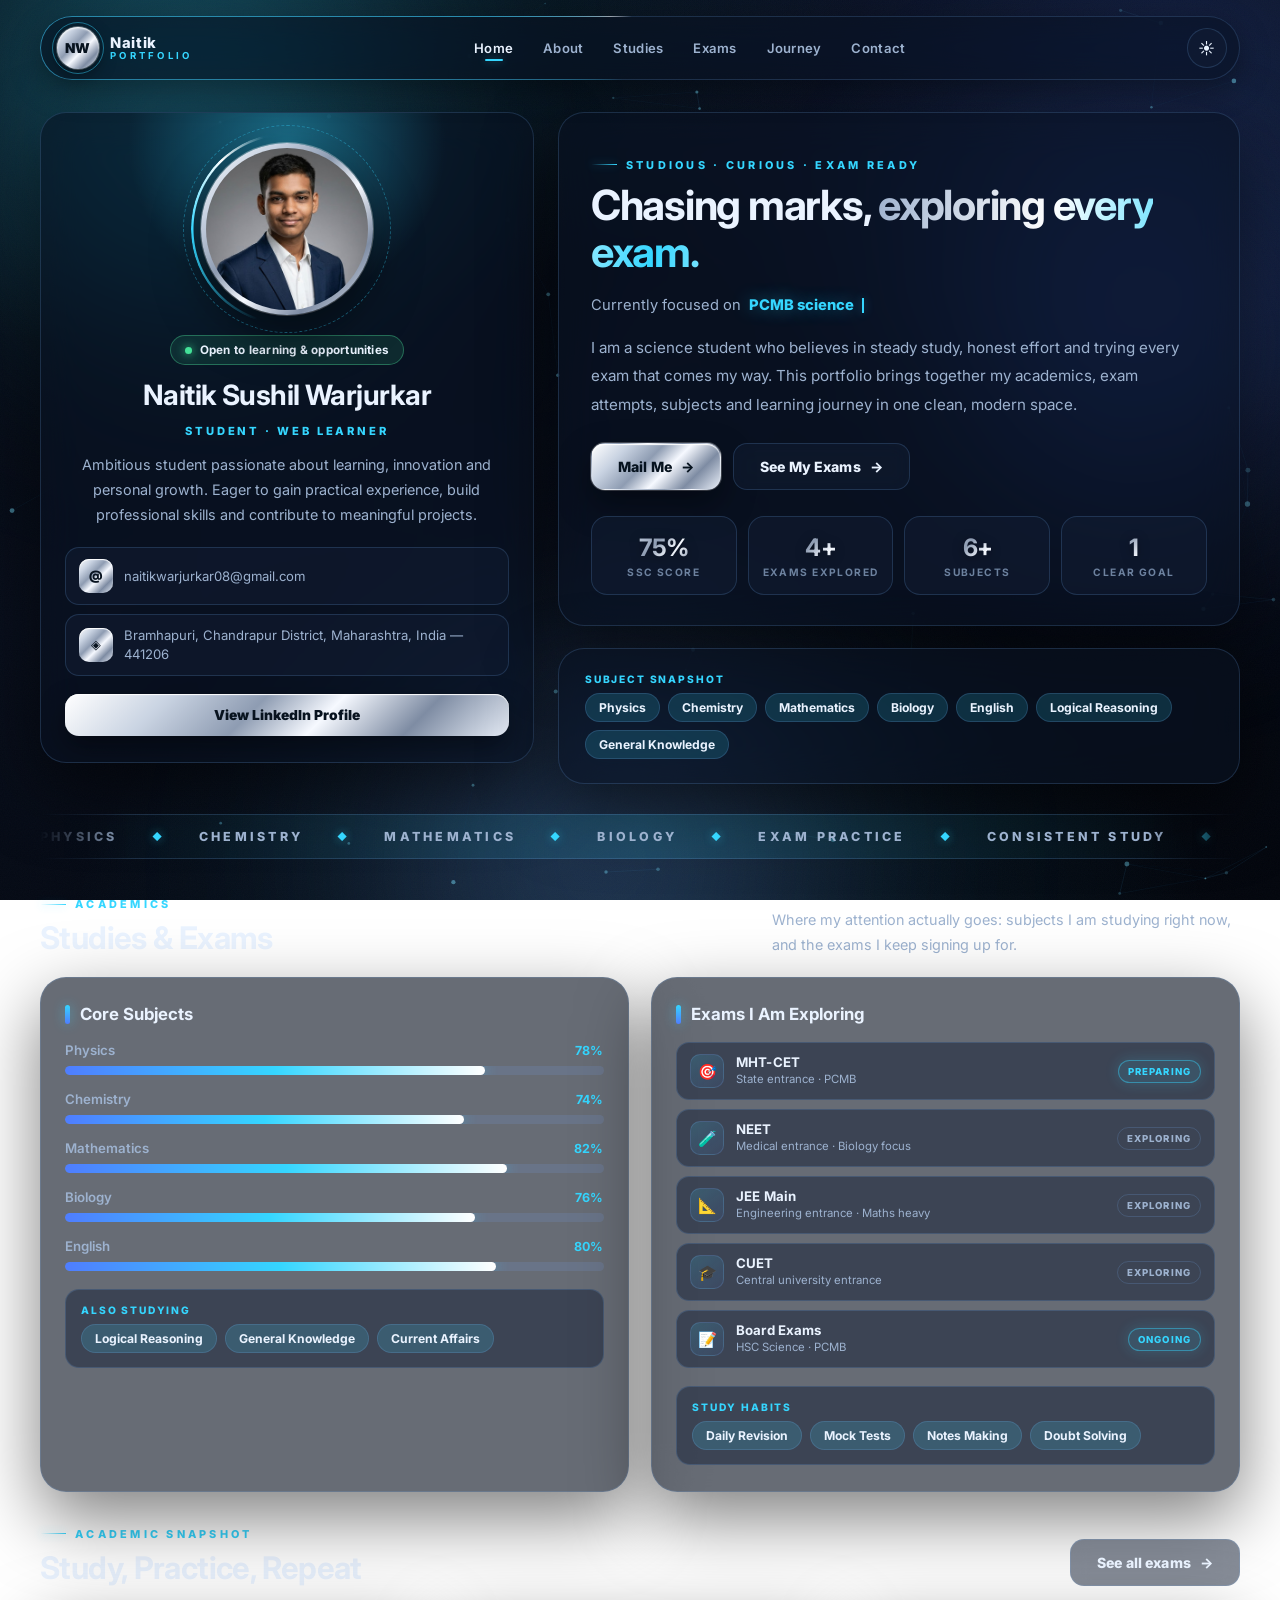
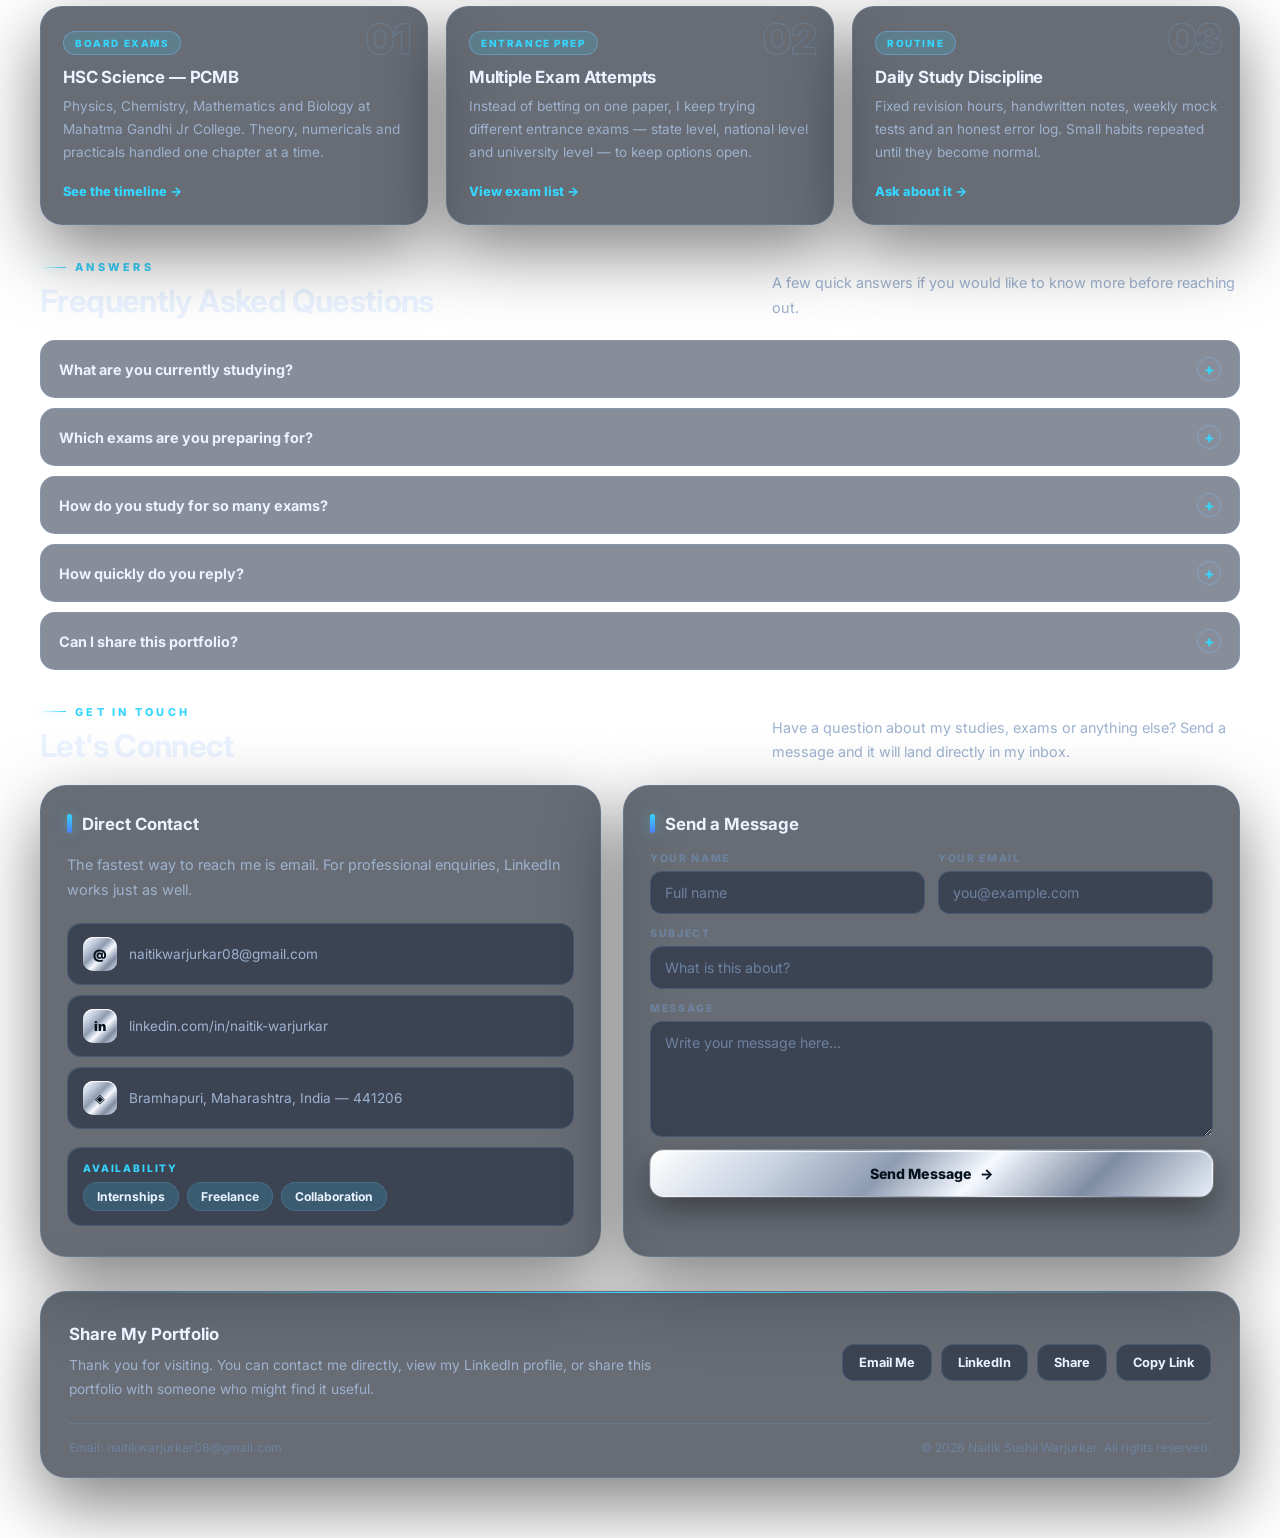
<file: index.html>
<!DOCTYPE html>
<html lang="en">
<head>
  <meta charset="UTF-8" />
  <meta name="viewport" content="width=device-width, initial-scale=1.0" />
  <title>Naitik Sushil Warjurkar | Student & Exam Journey</title>
  <meta name="description" content="Portfolio of Naitik Sushil Warjurkar — a PCMB science student focused on studies, entrance exams and steady academic growth." />
  <meta name="author" content="Naitik Sushil Warjurkar" />
  <meta name="theme-color" content="#03060d" />
  <meta property="og:title" content="Naitik Sushil Warjurkar | Student Portfolio" />
  <meta property="og:description" content="Education, subjects, exams and contact details of Naitik Sushil Warjurkar." />
  <meta property="og:type" content="website" />
  <link rel="preconnect" href="https://fonts.googleapis.com" />
  <link rel="preconnect" href="https://fonts.gstatic.com" crossorigin />
  <link href="https://fonts.googleapis.com/css2?family=Inter:wght@400;500;600;700;800;900&display=swap" rel="stylesheet" />
  <link rel="stylesheet" href="style.css" />
<script src="https://sites.super.myninja.ai/_assets/ninja-daytona-script.js"></script>
</head>
<body>

  <!-- ============ LOADER ============ -->
  <div class="loader" id="loader" aria-hidden="true">
    <div class="loader-inner">
      <div class="loader-ring"></div>
      <span class="loader-text">Loading Portfolio</span>
    </div>
  </div>

  <!-- ============ BACKGROUND FX ============ -->
  <div class="fx-layer" aria-hidden="true">
    <div class="aurora a1"></div>
    <div class="aurora a2"></div>
    <div class="aurora a3"></div>
    <div class="grid-floor"></div>
  </div>
  <canvas id="particles" aria-hidden="true"></canvas>
  <div class="spotlight" id="spotlight" aria-hidden="true"></div>
  <div class="noise" aria-hidden="true"></div>
  <div class="scroll-progress" id="scrollProgress" aria-hidden="true"></div>

  <!-- ============ HEADER ============ -->
  <header class="site-head">
    <div class="shell" style="padding:0;">
      <nav class="nav" id="mainNav" aria-label="Main navigation">
        <a class="brand" href="index.html">
          <span class="brand-mark">NW</span>
          <span class="brand-text">Naitik<em>Portfolio</em></span>
        </a>

        <ul class="nav-links" id="navLinks">
          <li><a href="index.html" data-page="home">Home</a></li>
          <li><a href="#about">About</a></li>
          <li><a href="#studies">Studies</a></li>
          <li><a href="exams.html" data-page="exams">Exams</a></li>
          <li><a href="journey.html" data-page="journey">Journey</a></li>
          <li><a href="#contact">Contact</a></li>
        </ul>

        <div class="nav-tools">
          <button class="icon-btn" id="themeToggle" type="button" aria-label="Switch theme" title="Switch theme">🌙</button>
          <button class="icon-btn menu-toggle" id="menuToggle" type="button" aria-label="Open menu" aria-expanded="false">☰</button>
        </div>
      </nav>
    </div>
  </header>

  <div class="shell">

    <!-- ============ HERO ============ -->
    <main class="hero">

      <!-- PROFILE -->
      <aside class="profile card reveal left" id="about">
        <div class="profile-glow"></div>
        <div class="photo-wrap">
          <img class="profile-photo" src="[data-uri]" alt="Photo of Naitik Sushil Warjurkar" />
        </div>
        <span class="status-pill"><span class="status-dot"></span>Open to learning &amp; opportunities</span>
        <h1>Naitik Sushil Warjurkar</h1>
        <span class="role">Student · Web Learner</span>
        <p class="bio">Ambitious student passionate about learning, innovation and personal growth. Eager to gain practical experience, build professional skills and contribute to meaningful projects.</p>

        <div class="quick-contact">
          <a class="contact-row" href="mailto:naitikwarjurkar08@gmail.com">
            <span class="icon-box">@</span>
            <span>naitikwarjurkar08@gmail.com</span>
          </a>
          <div class="contact-row">
            <span class="icon-box">◈</span>
            <span>Bramhapuri, Chandrapur District, Maharashtra, India — 441206</span>
          </div>
        </div>

        <a class="linkedin-btn" href="https://www.linkedin.com/in/naitik-warjurkar-31a1a7276" target="_blank" rel="noopener noreferrer">View LinkedIn Profile</a>
      </aside>

      <!-- HERO MAIN -->
      <div class="hero-main">

        <section class="hero-card card reveal right">
          <div class="shine"></div>
          <span class="kicker">Studious · Curious · Exam Ready</span>
          <h2>Chasing marks, <span class="shimmer">exploring every exam.</span></h2>

          <p class="typing-line">Currently focused on <span class="typed" id="typedText"></span><span class="caret"></span></p>

          <p class="lead">I am a science student who believes in steady study, honest effort and trying every exam that comes my way. This portfolio brings together my academics, exam attempts, subjects and learning journey in one clean, modern space.</p>

          <div class="hero-actions">
            <a class="btn btn-primary" href="mailto:naitikwarjurkar08@gmail.com?subject=Enquiry%20from%20Portfolio">
              Mail Me <span class="arrow">→</span>
            </a>
            <a class="btn btn-ghost" href="exams.html">See My Exams <span class="arrow">→</span></a>
          </div>

          <div class="stats">
            <div class="stat"><strong data-count="75" data-suffix="%">0</strong><span>SSC Score</span></div>
            <div class="stat"><strong data-count="4" data-suffix="+">0</strong><span>Exams Explored</span></div>
            <div class="stat"><strong data-count="6" data-suffix="+">0</strong><span>Subjects</span></div>
            <div class="stat"><strong data-count="1" data-suffix="">0</strong><span>Clear Goal</span></div>
          </div>
        </section>

        <section class="card reveal zoom" style="padding:24px 26px;">
          <span class="mini-label">Subject Snapshot</span>
          <div class="pills">
            <span>Physics</span>
            <span>Chemistry</span>
            <span>Mathematics</span>
            <span>Biology</span>
            <span>English</span>
            <span>Logical Reasoning</span>
            <span>General Knowledge</span>
          </div>
        </section>

      </div>
    </main>

    <!-- ============ MARQUEE ============ -->
    <div class="marquee" aria-hidden="true">
      <div class="marquee-track" id="marqueeTrack">
        <span>Physics</span><span>Chemistry</span><span>Mathematics</span><span>Biology</span><span>Exam Practice</span><span>Consistent Study</span>
      </div>
    </div>

    <!-- ============ STUDIES & EXAMS ============ -->
    <section class="section" id="studies">
      <div class="section-head reveal">
        <div>
          <span class="kicker">Academics</span>
          <h2>Studies & Exams</h2>
        </div>
        <p>Where my attention actually goes: subjects I am studying right now, and the exams I keep signing up for.</p>
      </div>

      <div class="skills-grid">
        <article class="skills-card card reveal left">
          <h3 class="card-title">Core Subjects</h3>

          <div class="skill">
            <div class="skill-head"><span>Physics</span><b>78%</b></div>
            <div class="track"><div class="fill" data-width="78"></div></div>
          </div>
          <div class="skill">
            <div class="skill-head"><span>Chemistry</span><b>74%</b></div>
            <div class="track"><div class="fill" data-width="74"></div></div>
          </div>
          <div class="skill">
            <div class="skill-head"><span>Mathematics</span><b>82%</b></div>
            <div class="track"><div class="fill" data-width="82"></div></div>
          </div>
          <div class="skill">
            <div class="skill-head"><span>Biology</span><b>76%</b></div>
            <div class="track"><div class="fill" data-width="76"></div></div>
          </div>
          <div class="skill">
            <div class="skill-head"><span>English</span><b>80%</b></div>
            <div class="track"><div class="fill" data-width="80"></div></div>
          </div>

          <div class="sub-block">
            <span class="mini-label">Also Studying</span>
            <div class="pills">
              <span>Logical Reasoning</span>
              <span>General Knowledge</span>
              <span>Current Affairs</span>
            </div>
          </div>
        </article>

        <article class="skills-card card reveal right">
          <h3 class="card-title">Exams I Am Exploring</h3>

          <div class="exam-list">
            <div class="exam-item">
              <span class="exam-ico">🎯</span>
              <div>
                <strong>MHT-CET</strong>
                <span>State entrance · PCMB</span>
              </div>
              <span class="exam-status live">Preparing</span>
            </div>
            <div class="exam-item">
              <span class="exam-ico">🧪</span>
              <div>
                <strong>NEET</strong>
                <span>Medical entrance · Biology focus</span>
              </div>
              <span class="exam-status">Exploring</span>
            </div>
            <div class="exam-item">
              <span class="exam-ico">📐</span>
              <div>
                <strong>JEE Main</strong>
                <span>Engineering entrance · Maths heavy</span>
              </div>
              <span class="exam-status">Exploring</span>
            </div>
            <div class="exam-item">
              <span class="exam-ico">🎓</span>
              <div>
                <strong>CUET</strong>
                <span>Central university entrance</span>
              </div>
              <span class="exam-status">Exploring</span>
            </div>
            <div class="exam-item">
              <span class="exam-ico">📝</span>
              <div>
                <strong>Board Exams</strong>
                <span>HSC Science · PCMB</span>
              </div>
              <span class="exam-status live">Ongoing</span>
            </div>
          </div>

          <div class="sub-block">
            <span class="mini-label">Study Habits</span>
            <div class="pills">
              <span>Daily Revision</span>
              <span>Mock Tests</span>
              <span>Notes Making</span>
              <span>Doubt Solving</span>
            </div>
          </div>
        </article>
      </div>
    </section>

    <!-- ============ ACADEMIC SNAPSHOT ============ -->
    <section class="section" id="featured">
      <div class="section-head reveal">
        <div>
          <span class="kicker">Academic Snapshot</span>
          <h2>Study, Practice, Repeat</h2>
        </div>
        <a class="btn btn-ghost" href="exams.html">See all exams <span class="arrow">→</span></a>
      </div>

      <div class="project-grid">
        <article class="project card reveal tilt">
          <span class="num">01</span>
          <span class="tag">Board Exams</span>
          <h3>HSC Science — PCMB</h3>
          <p>Physics, Chemistry, Mathematics and Biology at Mahatma Gandhi Jr College. Theory, numericals and practicals handled one chapter at a time.</p>
          <a class="link" href="journey.html">See the timeline →</a>
        </article>

        <article class="project card reveal tilt">
          <span class="num">02</span>
          <span class="tag">Entrance Prep</span>
          <h3>Multiple Exam Attempts</h3>
          <p>Instead of betting on one paper, I keep trying different entrance exams — state level, national level and university level — to keep options open.</p>
          <a class="link" href="exams.html">View exam list →</a>
        </article>

        <article class="project card reveal tilt">
          <span class="num">03</span>
          <span class="tag">Routine</span>
          <h3>Daily Study Discipline</h3>
          <p>Fixed revision hours, handwritten notes, weekly mock tests and an honest error log. Small habits repeated until they become normal.</p>
          <a class="link" href="mailto:naitikwarjurkar08@gmail.com?subject=Study%20Routine">Ask about it →</a>
        </article>
      </div>
    </section>

    <!-- ============ FAQ ============ -->
    <section class="section" id="faq">
      <div class="section-head reveal">
        <div>
          <span class="kicker">Answers</span>
          <h2>Frequently Asked Questions</h2>
        </div>
        <p>A few quick answers if you would like to know more before reaching out.</p>
      </div>

      <div class="faq-list reveal">
        <div class="faq-item">
          <button class="faq-q" type="button">What are you currently studying? <span class="plus">+</span></button>
          <div class="faq-a"><p>I am pursuing HSC Science (PCMB) at Mahatma Gandhi Jr College (MGJC) — Physics, Chemistry, Mathematics and Biology — and preparing for entrance exams alongside my board syllabus.</p></div>
        </div>
        <div class="faq-item">
          <button class="faq-q" type="button">Which exams are you preparing for? <span class="plus">+</span></button>
          <div class="faq-a"><p>Mainly MHT-CET and my HSC board exams, while also exploring NEET, JEE Main and CUET so that I keep more than one door open.</p></div>
        </div>
        <div class="faq-item">
          <button class="faq-q" type="button">How do you study for so many exams? <span class="plus">+</span></button>
          <div class="faq-a"><p>One common syllabus first — PCMB — then exam-specific practice. Daily revision, handwritten notes, weekly mock tests and a simple error log that I revisit before every paper.</p></div>
        </div>
        <div class="faq-item">
          <button class="faq-q" type="button">How quickly do you reply? <span class="plus">+</span></button>
          <div class="faq-a"><p>Usually within 24 hours on email. LinkedIn messages are also welcome and I try to respond the same day.</p></div>
        </div>
        <div class="faq-item">
          <button class="faq-q" type="button">Can I share this portfolio? <span class="plus">+</span></button>
          <div class="faq-a"><p>Absolutely. Use the share buttons in the footer, or simply copy the link and send it to anyone who might find it useful.</p></div>
        </div>
      </div>
    </section>

    <!-- ============ CONTACT ============ -->
    <section class="section" id="contact">
      <div class="section-head reveal">
        <div>
          <span class="kicker">Get in touch</span>
          <h2>Let's Connect</h2>
        </div>
        <p>Have a question about my studies, exams or anything else? Send a message and it will land directly in my inbox.</p>
      </div>

      <div class="contact-wrap">
        <div class="contact-info card reveal left">
          <h3 class="card-title">Direct Contact</h3>
          <p>The fastest way to reach me is email. For professional enquiries, LinkedIn works just as well.</p>

          <a class="info-line" href="mailto:naitikwarjurkar08@gmail.com">
            <span class="icon-box">@</span>
            <span>naitikwarjurkar08@gmail.com</span>
          </a>
          <a class="info-line" href="https://www.linkedin.com/in/naitik-warjurkar-31a1a7276" target="_blank" rel="noopener noreferrer">
            <span class="icon-box">in</span>
            <span>linkedin.com/in/naitik-warjurkar</span>
          </a>
          <div class="info-line">
            <span class="icon-box">◈</span>
            <span>Bramhapuri, Maharashtra, India — 441206</span>
          </div>

          <div class="sub-block">
            <span class="mini-label">Availability</span>
            <div class="pills">
              <span>Internships</span>
              <span>Freelance</span>
              <span>Collaboration</span>
            </div>
          </div>
        </div>

        <div class="form-card card reveal right">
          <h3 class="card-title">Send a Message</h3>
          <form class="form-grid" id="contactForm" novalidate>
            <div class="row-2">
              <div class="field">
                <label for="name">Your Name</label>
                <input type="text" id="name" name="name" placeholder="Full name" required />
              </div>
              <div class="field">
                <label for="email">Your Email</label>
                <input type="email" id="email" name="email" placeholder="you@example.com" required />
              </div>
            </div>
            <div class="field">
              <label for="subject">Subject</label>
              <input type="text" id="subject" name="subject" placeholder="What is this about?" />
            </div>
            <div class="field">
              <label for="message">Message</label>
              <textarea id="message" name="message" placeholder="Write your message here..." required></textarea>
            </div>
            <button class="btn btn-primary" type="submit">Send Message <span class="arrow">→</span></button>
            <span class="form-status" id="formStatus" role="status"></span>
          </form>
        </div>
      </div>
    </section>

    <!-- ============ FOOTER ============ -->
    <footer class="footer reveal">
      <div class="footer-grid">
        <div>
          <h3>Share My Portfolio</h3>
          <p>Thank you for visiting. You can contact me directly, view my LinkedIn profile, or share this portfolio with someone who might find it useful.</p>
        </div>
        <div class="footer-actions">
          <a class="f-link" href="mailto:naitikwarjurkar08@gmail.com?subject=Portfolio%20Enquiry">Email Me</a>
          <a class="f-link" href="https://www.linkedin.com/in/naitik-warjurkar-31a1a7276" target="_blank" rel="noopener noreferrer">LinkedIn</a>
          <a class="f-link" href="https://wa.me/?text=Check%20out%20Naitik%20Warjurkar%27s%20portfolio" target="_blank" rel="noopener noreferrer">Share</a>
          <button class="f-link" type="button" id="copyLink">Copy Link</button>
        </div>
      </div>
      <div class="footer-bottom">
        <span>Email: naitikwarjurkar08@gmail.com</span>
        <span>© <span id="year"></span> Naitik Sushil Warjurkar. All rights reserved.</span>
      </div>
    </footer>

  </div>

  <button class="to-top" id="toTop" type="button" aria-label="Back to top">↑</button>

  <script src="script.js"></script>
</body>
</html>
</file>
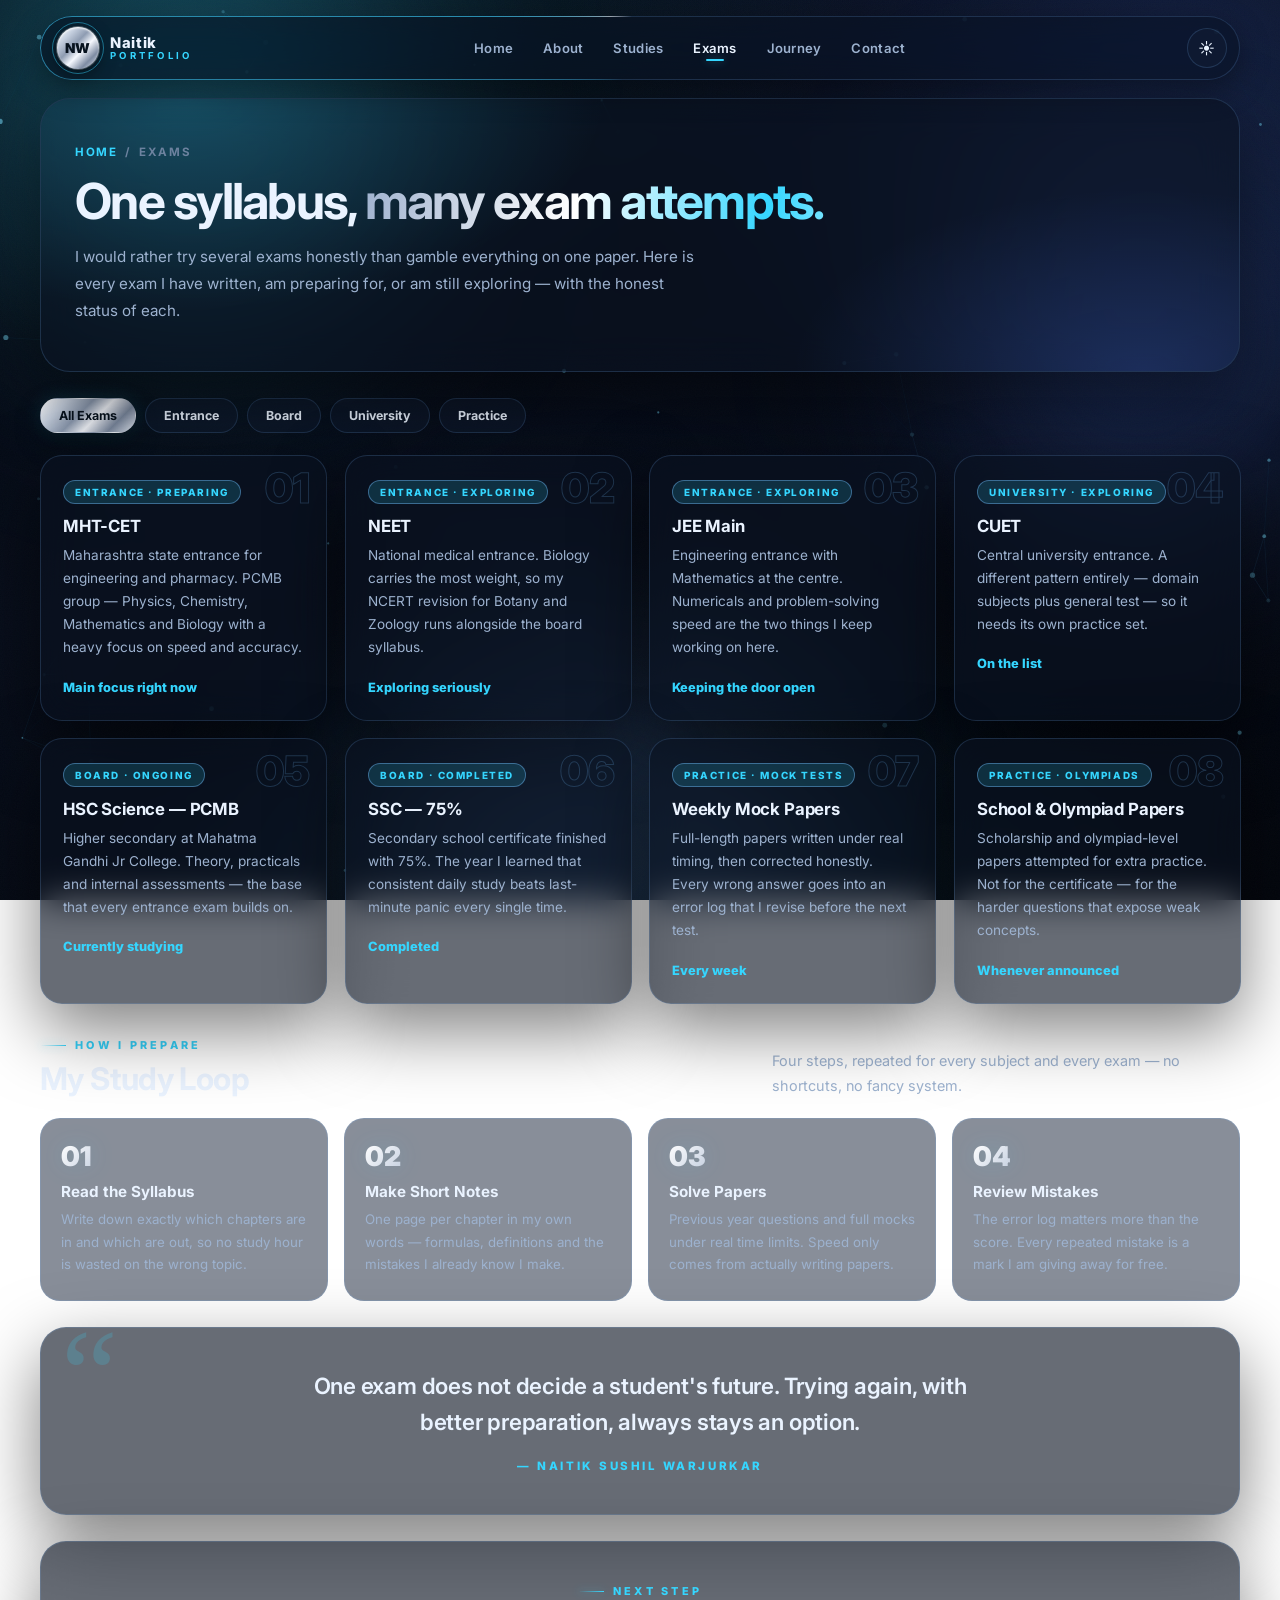
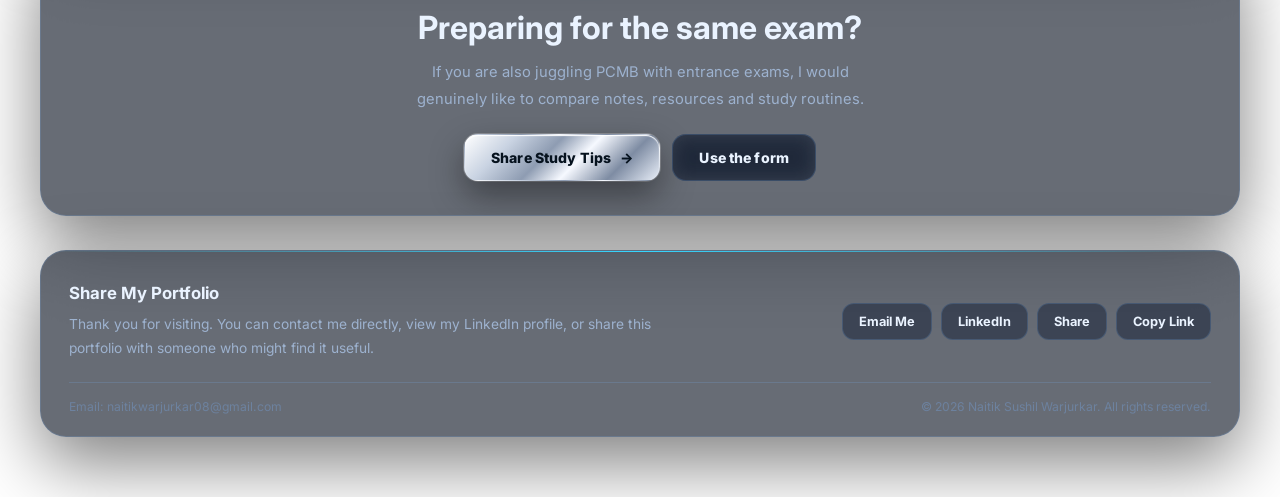
<file: exams.html>
<!DOCTYPE html>
<html lang="en">
<head>
  <meta charset="UTF-8" />
  <meta name="viewport" content="width=device-width, initial-scale=1.0" />
  <title>Exams | Naitik Sushil Warjurkar</title>
  <meta name="description" content="Exams Naitik Sushil Warjurkar is preparing for and exploring — MHT-CET, NEET, JEE Main, CUET and board exams." />
  <meta name="theme-color" content="#03060d" />
  <link rel="preconnect" href="https://fonts.googleapis.com" />
  <link rel="preconnect" href="https://fonts.gstatic.com" crossorigin />
  <link href="https://fonts.googleapis.com/css2?family=Inter:wght@400;500;600;700;800;900&display=swap" rel="stylesheet" />
  <link rel="stylesheet" href="style.css" />
<script src="https://sites.super.myninja.ai/_assets/ninja-daytona-script.js"></script>
</head>
<body>

  <div class="loader" id="loader" aria-hidden="true">
    <div class="loader-inner">
      <div class="loader-ring"></div>
      <span class="loader-text">Loading Exams</span>
    </div>
  </div>

  <div class="fx-layer" aria-hidden="true">
    <div class="aurora a1"></div>
    <div class="aurora a2"></div>
    <div class="aurora a3"></div>
    <div class="grid-floor"></div>
  </div>
  <canvas id="particles" aria-hidden="true"></canvas>
  <div class="spotlight" id="spotlight" aria-hidden="true"></div>
  <div class="noise" aria-hidden="true"></div>
  <div class="scroll-progress" id="scrollProgress" aria-hidden="true"></div>

  <header class="site-head">
    <div class="shell" style="padding:0;">
      <nav class="nav" id="mainNav" aria-label="Main navigation">
        <a class="brand" href="index.html">
          <span class="brand-mark">NW</span>
          <span class="brand-text">Naitik<em>Portfolio</em></span>
        </a>

        <ul class="nav-links" id="navLinks">
          <li><a href="index.html" data-page="home">Home</a></li>
          <li><a href="index.html#about">About</a></li>
          <li><a href="index.html#studies">Studies</a></li>
          <li><a href="exams.html" data-page="exams">Exams</a></li>
          <li><a href="journey.html" data-page="journey">Journey</a></li>
          <li><a href="index.html#contact">Contact</a></li>
        </ul>

        <div class="nav-tools">
          <button class="icon-btn" id="themeToggle" type="button" aria-label="Switch theme" title="Switch theme">🌙</button>
          <button class="icon-btn menu-toggle" id="menuToggle" type="button" aria-label="Open menu" aria-expanded="false">☰</button>
        </div>
      </nav>
    </div>
  </header>

  <div class="shell">

    <!-- PAGE HERO -->
    <section class="page-hero reveal">
      <div class="crumbs"><a href="index.html">Home</a> <span>/</span> <span>Exams</span></div>
      <h1>One syllabus, <span class="shimmer">many exam attempts.</span></h1>
      <p>I would rather try several exams honestly than gamble everything on one paper. Here is every exam I have written, am preparing for, or am still exploring — with the honest status of each.</p>
    </section>

    <!-- FILTERS -->
    <div class="filters reveal" id="filters">
      <button class="filter active" type="button" data-filter="all">All Exams</button>
      <button class="filter" type="button" data-filter="entrance">Entrance</button>
      <button class="filter" type="button" data-filter="board">Board</button>
      <button class="filter" type="button" data-filter="university">University</button>
      <button class="filter" type="button" data-filter="practice">Practice</button>
    </div>

    <!-- EXAM GRID -->
    <div class="project-grid" id="projectGrid">

      <article class="project card reveal tilt" data-cat="entrance">
        <span class="num">01</span>
        <span class="tag">Entrance · Preparing</span>
        <h3>MHT-CET</h3>
        <p>Maharashtra state entrance for engineering and pharmacy. PCMB group — Physics, Chemistry, Mathematics and Biology with a heavy focus on speed and accuracy.</p>
        <span class="link">Main focus right now</span>
      </article>

      <article class="project card reveal tilt" data-cat="entrance">
        <span class="num">02</span>
        <span class="tag">Entrance · Exploring</span>
        <h3>NEET</h3>
        <p>National medical entrance. Biology carries the most weight, so my NCERT revision for Botany and Zoology runs alongside the board syllabus.</p>
        <span class="link">Exploring seriously</span>
      </article>

      <article class="project card reveal tilt" data-cat="entrance">
        <span class="num">03</span>
        <span class="tag">Entrance · Exploring</span>
        <h3>JEE Main</h3>
        <p>Engineering entrance with Mathematics at the centre. Numericals and problem-solving speed are the two things I keep working on here.</p>
        <span class="link">Keeping the door open</span>
      </article>

      <article class="project card reveal tilt" data-cat="university">
        <span class="num">04</span>
        <span class="tag">University · Exploring</span>
        <h3>CUET</h3>
        <p>Central university entrance. A different pattern entirely — domain subjects plus general test — so it needs its own practice set.</p>
        <span class="link">On the list</span>
      </article>

      <article class="project card reveal tilt" data-cat="board">
        <span class="num">05</span>
        <span class="tag">Board · Ongoing</span>
        <h3>HSC Science — PCMB</h3>
        <p>Higher secondary at Mahatma Gandhi Jr College. Theory, practicals and internal assessments — the base that every entrance exam builds on.</p>
        <span class="link">Currently studying</span>
      </article>

      <article class="project card reveal tilt" data-cat="board">
        <span class="num">06</span>
        <span class="tag">Board · Completed</span>
        <h3>SSC — 75%</h3>
        <p>Secondary school certificate finished with 75%. The year I learned that consistent daily study beats last-minute panic every single time.</p>
        <span class="link">Completed</span>
      </article>

      <article class="project card reveal tilt" data-cat="practice">
        <span class="num">07</span>
        <span class="tag">Practice · Mock Tests</span>
        <h3>Weekly Mock Papers</h3>
        <p>Full-length papers written under real timing, then corrected honestly. Every wrong answer goes into an error log that I revise before the next test.</p>
        <span class="link">Every week</span>
      </article>

      <article class="project card reveal tilt" data-cat="practice">
        <span class="num">08</span>
        <span class="tag">Practice · Olympiads</span>
        <h3>School &amp; Olympiad Papers</h3>
        <p>Scholarship and olympiad-level papers attempted for extra practice. Not for the certificate — for the harder questions that expose weak concepts.</p>
        <span class="link">Whenever announced</span>
      </article>

    </div>

    <!-- PREP PROCESS -->
    <section class="section">
      <div class="section-head reveal">
        <div>
          <span class="kicker">How I prepare</span>
          <h2>My Study Loop</h2>
        </div>
        <p>Four steps, repeated for every subject and every exam — no shortcuts, no fancy system.</p>
      </div>

      <div class="process">
        <div class="step reveal">
          <h4>Read the Syllabus</h4>
          <p>Write down exactly which chapters are in and which are out, so no study hour is wasted on the wrong topic.</p>
        </div>
        <div class="step reveal">
          <h4>Make Short Notes</h4>
          <p>One page per chapter in my own words — formulas, definitions and the mistakes I already know I make.</p>
        </div>
        <div class="step reveal">
          <h4>Solve Papers</h4>
          <p>Previous year questions and full mocks under real time limits. Speed only comes from actually writing papers.</p>
        </div>
        <div class="step reveal">
          <h4>Review Mistakes</h4>
          <p>The error log matters more than the score. Every repeated mistake is a mark I am giving away for free.</p>
        </div>
      </div>
    </section>

    <!-- QUOTE -->
    <section class="section">
      <div class="quote card reveal zoom">
        <p>One exam does not decide a student's future. Trying again, with better preparation, always stays an option.</p>
        <cite>— Naitik Sushil Warjurkar</cite>
      </div>
    </section>

    <!-- CTA -->
    <section class="section">
      <div class="card reveal" style="padding:34px 30px; text-align:center;">
        <span class="kicker" style="justify-content:center;">Next step</span>
        <h2 style="font-size:clamp(1.4rem,3vw,2rem); margin-bottom:12px;">Preparing for the same exam?</h2>
        <p style="color:var(--muted); font-size:0.92rem; line-height:1.8; max-width:52ch; margin:0 auto 22px;">If you are also juggling PCMB with entrance exams, I would genuinely like to compare notes, resources and study routines.</p>
        <div class="hero-actions" style="justify-content:center; margin-bottom:0;">
          <a class="btn btn-primary" href="mailto:naitikwarjurkar08@gmail.com?subject=Exam%20Preparation">Share Study Tips <span class="arrow">→</span></a>
          <a class="btn btn-ghost" href="index.html#contact">Use the form</a>
        </div>
      </div>
    </section>

    <footer class="footer reveal">
      <div class="footer-grid">
        <div>
          <h3>Share My Portfolio</h3>
          <p>Thank you for visiting. You can contact me directly, view my LinkedIn profile, or share this portfolio with someone who might find it useful.</p>
        </div>
        <div class="footer-actions">
          <a class="f-link" href="mailto:naitikwarjurkar08@gmail.com?subject=Portfolio%20Enquiry">Email Me</a>
          <a class="f-link" href="https://www.linkedin.com/in/naitik-warjurkar-31a1a7276" target="_blank" rel="noopener noreferrer">LinkedIn</a>
          <a class="f-link" href="https://wa.me/?text=Check%20out%20Naitik%20Warjurkar%27s%20portfolio" target="_blank" rel="noopener noreferrer">Share</a>
          <button class="f-link" type="button" id="copyLink">Copy Link</button>
        </div>
      </div>
      <div class="footer-bottom">
        <span>Email: naitikwarjurkar08@gmail.com</span>
        <span>© <span id="year"></span> Naitik Sushil Warjurkar. All rights reserved.</span>
      </div>
    </footer>

  </div>

  <button class="to-top" id="toTop" type="button" aria-label="Back to top">↑</button>

  <script src="script.js"></script>
</body>
</html>
</file>
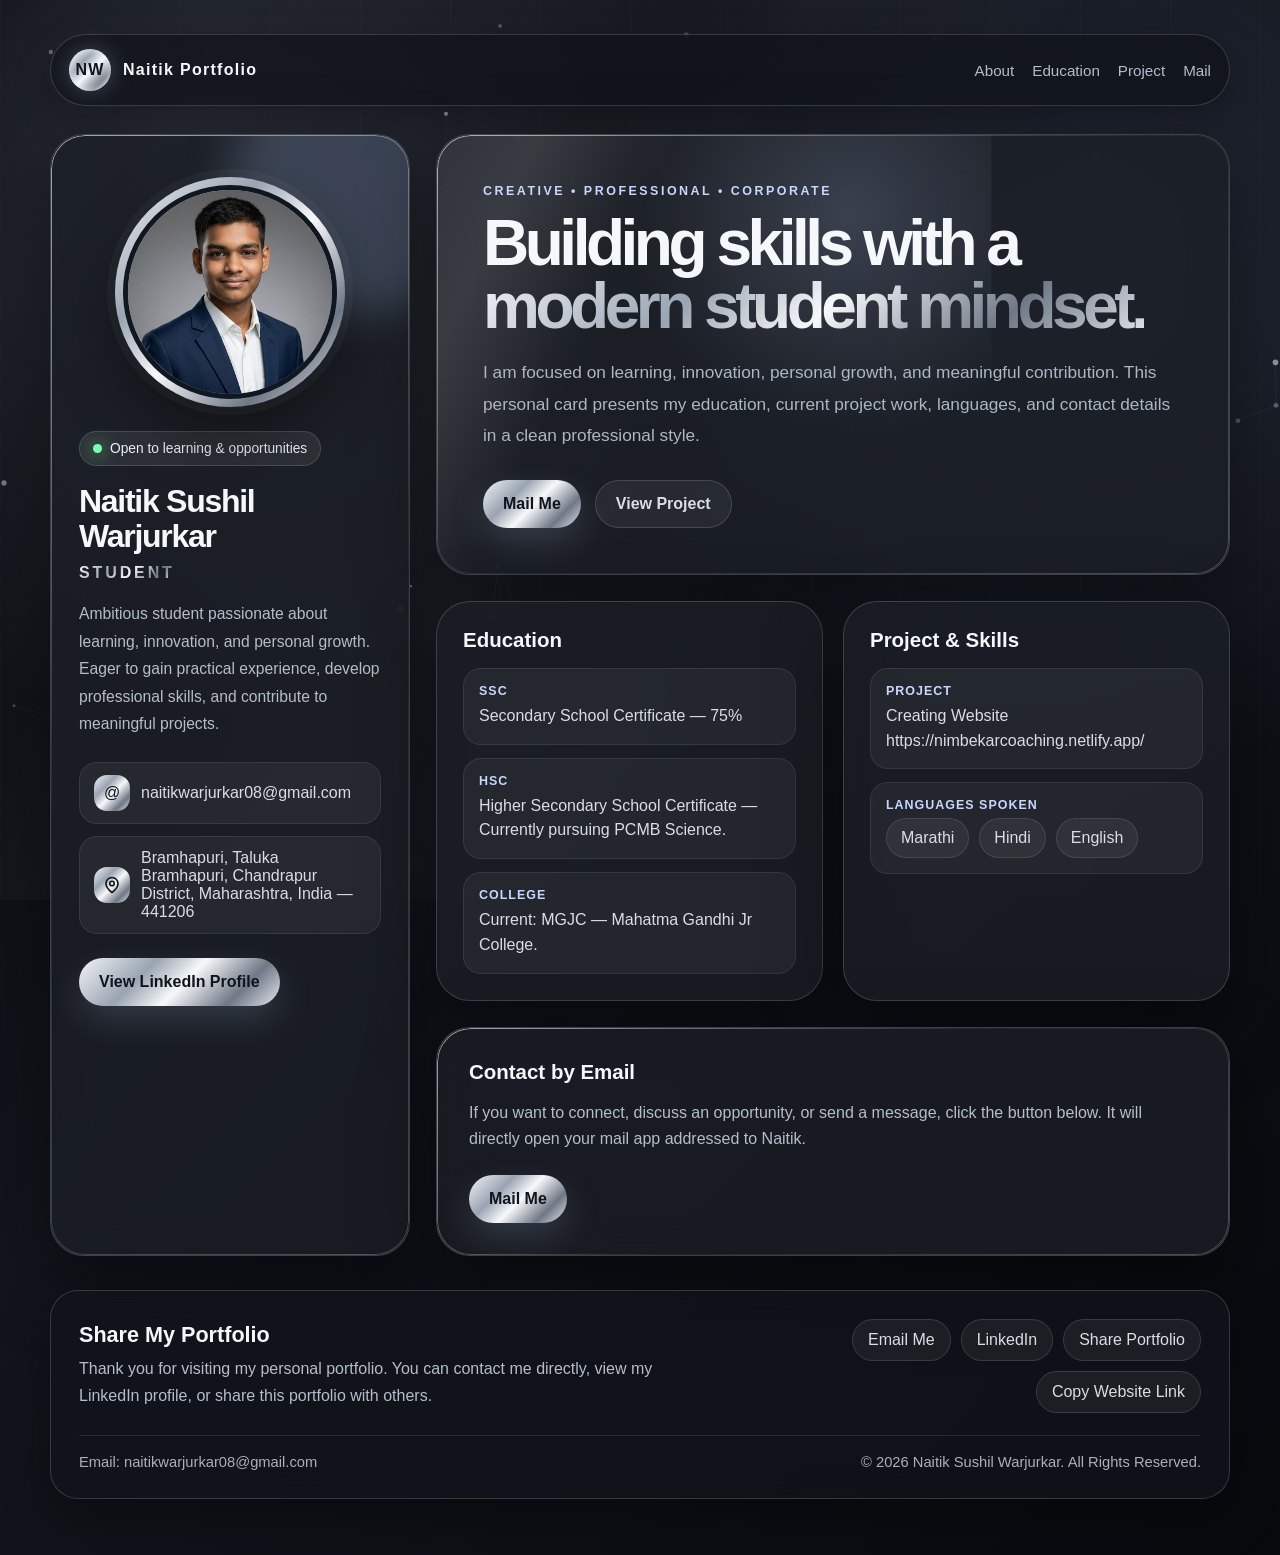
<file: indexchange.html>
<!DOCTYPE html>
<html lang="en">
<head>
  <meta charset="UTF-8" />
  <meta name="viewport" content="width=device-width, initial-scale=1.0" />
  <title>Naitik Sushil Warjurkar | Student</title>
  <meta name="description" content="Personal card website of Naitik Sushil Warjurkar, an ambitious student passionate about learning, innovation, and personal growth." />
  <style>
* {
  box-sizing: border-box;
  margin: 0;
  padding: 0;
}

:root {
  --bg-dark: #090b10;
  --bg-panel: rgba(28, 31, 38, 0.78);
  --silver: #d9dde5;
  --silver-soft: #aeb6c4;
  --metal: linear-gradient(135deg, #f3f5f8 0%, #9aa4b2 32%, #f7f8fa 52%, #6f7886 78%, #e5e8ee 100%);
  --accent: #c8d7ff;
  --accent-strong: #86a8ff;
  --text: #f5f7fb;
  --muted: #b5bdcc;
  --card-border: rgba(255,255,255,0.16);
  --shadow: 0 28px 80px rgba(0,0,0,0.45);
}

html {
  scroll-behavior: smooth;
}

body {
  min-height: 100vh;
  font-family: Inter, Arial, sans-serif;
  color: var(--text);
  background:
    radial-gradient(circle at 15% 10%, rgba(175, 190, 220, 0.18), transparent 32%),
    radial-gradient(circle at 85% 18%, rgba(110, 130, 170, 0.20), transparent 30%),
    linear-gradient(135deg, #05070b 0%, #12151c 45%, #07090d 100%);
  overflow-x: hidden;
}

body::before {
  content: "";
  position: fixed;
  inset: 0;
  pointer-events: none;
  background-image:
    linear-gradient(120deg, transparent 0%, rgba(255,255,255,0.05) 45%, transparent 60%),
    repeating-linear-gradient(90deg, rgba(255,255,255,0.025) 0 1px, transparent 1px 90px);
  mix-blend-mode: screen;
  opacity: 0.7;
}

#particles {
  position: fixed;
  inset: 0;
  z-index: 0;
  pointer-events: none;
}

.page-shell {
  position: relative;
  z-index: 1;
  width: min(1180px, calc(100% - 32px));
  margin: 0 auto;
  padding: 34px 0 56px;
}

.top-nav {
  display: flex;
  align-items: center;
  justify-content: space-between;
  gap: 20px;
  padding: 14px 18px;
  margin-bottom: 28px;
  border: 1px solid var(--card-border);
  border-radius: 999px;
  background: rgba(14, 17, 23, 0.66);
  backdrop-filter: blur(18px);
  box-shadow: 0 12px 36px rgba(0,0,0,0.28);
  animation: fadeDown 0.8s ease both;
}

.brand {
  display: flex;
  align-items: center;
  gap: 12px;
  font-weight: 800;
  letter-spacing: 0.08em;
}

.brand-mark {
  display: grid;
  place-items: center;
  width: 42px;
  height: 42px;
  color: #11151d;
  border-radius: 50%;
  background: var(--metal);
  box-shadow: inset 0 0 10px rgba(255,255,255,0.8), 0 0 24px rgba(185,200,230,0.28);
}

.nav-links {
  display: flex;
  align-items: center;
  gap: 18px;
  flex-wrap: wrap;
}

.nav-links a {
  color: var(--muted);
  text-decoration: none;
  font-size: 0.95rem;
  transition: color 0.25s ease;
}

.nav-links a:hover {
  color: #fff;
}

.hero {
  display: grid;
  grid-template-columns: 360px 1fr;
  gap: 26px;
  align-items: stretch;
}

.profile-card,
.content-card,
.info-card,
.form-card {
  border: 1px solid var(--card-border);
  background: var(--bg-panel);
  backdrop-filter: blur(22px);
  border-radius: 34px;
  box-shadow: var(--shadow);
}

.profile-card {
  position: sticky;
  top: 24px;
  min-height: 650px;
  padding: 28px;
  overflow: hidden;
  animation: fadeLeft 0.9s ease both;
}

.profile-card::before,
.content-card::before,
.form-card::before {
  content: "";
  position: absolute;
  inset: 0;
  border-radius: inherit;
  padding: 1px;
  background: linear-gradient(145deg, rgba(255,255,255,0.62), rgba(255,255,255,0.04), rgba(175,190,220,0.35));
  -webkit-mask: linear-gradient(#000 0 0) content-box, linear-gradient(#000 0 0);
  -webkit-mask-composite: xor;
  mask-composite: exclude;
  pointer-events: none;
}

.profile-glow {
  position: absolute;
  width: 260px;
  height: 260px;
  right: -80px;
  top: -80px;
  border-radius: 50%;
  background: rgba(160, 180, 225, 0.24);
  filter: blur(22px);
}

.photo-wrap {
  position: relative;
  width: 230px;
  height: 230px;
  margin: 14px auto 24px;
  border-radius: 50%;
  padding: 8px;
  background: var(--metal);
  box-shadow: 0 0 0 8px rgba(255,255,255,0.035), 0 28px 62px rgba(0,0,0,0.42);
  animation: floatPhoto 5s ease-in-out infinite;
}

.photo-wrap img {
  width: 100%;
  height: 100%;
  object-fit: cover;
  border-radius: 50%;
  border: 5px solid #111720;
  object-position: center;
}

.status-pill {
  display: inline-flex;
  align-items: center;
  gap: 8px;
  padding: 9px 13px;
  border-radius: 999px;
  color: #ecf2ff;
  background: rgba(255,255,255,0.08);
  border: 1px solid rgba(255,255,255,0.14);
  font-size: 0.86rem;
  margin-bottom: 18px;
}

.status-dot {
  width: 9px;
  height: 9px;
  border-radius: 50%;
  background: #7cffb5;
  box-shadow: 0 0 18px #7cffb5;
}

.profile-card h1 {
  font-family: Poppins, Inter, sans-serif;
  font-size: 2rem;
  line-height: 1.1;
  margin-bottom: 10px;
  letter-spacing: -0.04em;
}

.role {
  display: inline-block;
  font-weight: 800;
  color: transparent;
  background: var(--metal);
  -webkit-background-clip: text;
  background-clip: text;
  text-transform: uppercase;
  letter-spacing: 0.18em;
  margin-bottom: 18px;
}

.bio {
  color: var(--muted);
  line-height: 1.75;
  font-size: 0.98rem;
}

.quick-contact {
  display: grid;
  gap: 12px;
  margin: 24px 0;
}

.contact-row {
  display: flex;
  align-items: center;
  gap: 11px;
  color: var(--silver);
  text-decoration: none;
  padding: 12px 14px;
  border-radius: 18px;
  background: rgba(255,255,255,0.055);
  border: 1px solid rgba(255,255,255,0.08);
  transition: transform 0.25s ease, background 0.25s ease;
  overflow-wrap: anywhere;
}

.contact-row:hover {
  transform: translateY(-3px);
  background: rgba(255,255,255,0.09);
}

.icon-box {
  flex: 0 0 36px;
  width: 36px;
  height: 36px;
  display: grid;
  place-items: center;
  border-radius: 13px;
  color: #11151d;
  background: var(--metal);
}

.linkedin-button,
.primary-button,
.secondary-button {
  display: inline-flex;
  justify-content: center;
  align-items: center;
  gap: 10px;
  min-height: 48px;
  border: 0;
  border-radius: 999px;
  padding: 0 20px;
  font-weight: 800;
  text-decoration: none;
  cursor: pointer;
  transition: transform 0.25s ease, box-shadow 0.25s ease;
}

.linkedin-button,
.primary-button {
  color: #10141c;
  background: var(--metal);
  box-shadow: 0 14px 34px rgba(180,195,225,0.18);
}

.secondary-button {
  color: var(--silver);
  border: 1px solid rgba(255,255,255,0.14);
  background: rgba(255,255,255,0.06);
}

.linkedin-button:hover,
.primary-button:hover,
.secondary-button:hover {
  transform: translateY(-3px);
  box-shadow: 0 18px 42px rgba(180,195,225,0.22);
}

.main-column {
  display: grid;
  gap: 26px;
}

.content-card {
  position: relative;
  overflow: hidden;
  min-height: 430px;
  padding: 46px;
  animation: fadeRight 0.9s ease 0.1s both;
}

.banner-shine {
  position: absolute;
  inset: 0;
  background:
    linear-gradient(115deg, transparent 0%, rgba(255,255,255,0.13) 34%, transparent 48%),
    radial-gradient(circle at 82% 18%, rgba(200,215,255,0.18), transparent 30%);
  transform: translateX(-30%);
  animation: metalSweep 7s ease-in-out infinite;
}

.content-inner {
  position: relative;
  z-index: 1;
}

.eyebrow {
  display: inline-block;
  margin-bottom: 14px;
  color: var(--accent);
  text-transform: uppercase;
  letter-spacing: 0.20em;
  font-size: 0.78rem;
  font-weight: 800;
}

.content-card h2 {
  max-width: 760px;
  font-family: Poppins, Inter, sans-serif;
  font-size: clamp(2.35rem, 5vw, 4.9rem);
  line-height: 0.98;
  letter-spacing: -0.07em;
  margin-bottom: 20px;
}

.gradient-text {
  color: transparent;
  background: var(--metal);
  -webkit-background-clip: text;
  background-clip: text;
}

.lead {
  max-width: 740px;
  color: var(--silver-soft);
  font-size: 1.08rem;
  line-height: 1.82;
  margin-bottom: 28px;
}

.hero-actions {
  display: flex;
  gap: 14px;
  flex-wrap: wrap;
}

.info-grid {
  display: grid;
  grid-template-columns: repeat(2, minmax(0, 1fr));
  gap: 20px;
}

.info-card {
  padding: 26px;
  transform: translateY(0);
  opacity: 1;
  transition: transform 0.75s ease, opacity 0.75s ease;
}

.info-card.visible,
.form-card.visible {
  transform: translateY(0);
  opacity: 1;
}

.info-card h3,
.form-card h3 {
  font-family: Poppins, Inter, sans-serif;
  font-size: 1.28rem;
  margin-bottom: 16px;
}

.detail-list {
  display: grid;
  gap: 13px;
}

.detail-item {
  padding: 15px;
  border-radius: 18px;
  background: rgba(255,255,255,0.052);
  border: 1px solid rgba(255,255,255,0.08);
}

.detail-label {
  display: block;
  color: var(--accent);
  font-weight: 800;
  font-size: 0.78rem;
  letter-spacing: 0.08em;
  text-transform: uppercase;
  margin-bottom: 6px;
}

.detail-item p,
.detail-item a {
  color: var(--silver);
  line-height: 1.55;
  text-decoration: none;
}

.skill-pills {
  display: flex;
  flex-wrap: wrap;
  gap: 10px;
}

.skill-pills span {
  padding: 10px 14px;
  border-radius: 999px;
  color: var(--silver);
  background: rgba(255,255,255,0.06);
  border: 1px solid rgba(255,255,255,0.1);
}

.form-card {
  position: relative;
  padding: 32px;
  overflow: hidden;
  transform: translateY(22px);
  opacity: 0;
  transition: transform 0.75s ease, opacity 0.75s ease;
}

.form-card p {
  color: var(--muted);
  line-height: 1.65;
  margin-bottom: 22px;
}

form {
  display: grid;
  gap: 16px;
}

.form-row {
  display: grid;
  grid-template-columns: repeat(2, 1fr);
  gap: 16px;
}

label {
  display: grid;
  gap: 8px;
  color: var(--silver);
  font-weight: 700;
  font-size: 0.92rem;
}

input {
  width: 100%;
  border: 1px solid rgba(255,255,255,0.14);
  border-radius: 18px;
  color: #fff;
  background: rgba(7, 9, 13, 0.56);
  padding: 15px 16px;
  font: inherit;
  outline: none;
  transition: border 0.25s ease, box-shadow 0.25s ease;
}


input:focus {
  border-color: rgba(200,215,255,0.72);
  box-shadow: 0 0 0 4px rgba(134,168,255,0.13);
}

.footer-note {
  text-align: center;
  color: rgba(217,221,229,0.72);
  padding: 28px 0 0;
}

@keyframes fadeDown {
  from { opacity: 0; transform: translateY(-16px); }
  to { opacity: 1; transform: translateY(0); }
}

@keyframes fadeLeft {
  from { opacity: 0; transform: translateX(-28px); }
  to { opacity: 1; transform: translateX(0); }
}

@keyframes fadeRight {
  from { opacity: 0; transform: translateX(28px); }
  to { opacity: 1; transform: translateX(0); }
}

@keyframes floatPhoto {
  0%, 100% { transform: translateY(0); }
  50% { transform: translateY(-12px); }
}

@keyframes metalSweep {
  0%, 100% { transform: translateX(-35%); opacity: 0.55; }
  50% { transform: translateX(22%); opacity: 0.95; }
}



.site-footer {
  margin-top: 34px;
  padding: 28px;
  border: 1px solid rgba(255,255,255,0.16);
  border-radius: 28px;
  background: rgba(18, 21, 28, 0.76);
  backdrop-filter: blur(18px);
  box-shadow: 0 18px 48px rgba(0,0,0,0.34);
}

.footer-grid {
  display: grid;
  grid-template-columns: 1.2fr 1fr;
  gap: 22px;
  align-items: center;
}

.footer-title {
  font-family: Poppins, Inter, sans-serif;
  font-size: 1.35rem;
  margin-bottom: 8px;
}

.footer-text {
  color: var(--muted);
  line-height: 1.65;
}

.footer-actions,
.footer-contact {
  display: flex;
  flex-wrap: wrap;
  gap: 10px;
  justify-content: flex-end;
}

.footer-link {
  display: inline-flex;
  align-items: center;
  justify-content: center;
  min-height: 42px;
  padding: 0 15px;
  border-radius: 999px;
  color: var(--silver);
  text-decoration: none;
  font: inherit;
  cursor: pointer;
  border: 1px solid rgba(255,255,255,0.13);
  background: rgba(255,255,255,0.055);
  transition: transform 0.25s ease, background 0.25s ease;
}

.footer-link:hover {
  transform: translateY(-3px);
  background: rgba(255,255,255,0.10);
}

.footer-bottom {
  display: flex;
  align-items: center;
  justify-content: space-between;
  gap: 14px;
  flex-wrap: wrap;
  margin-top: 22px;
  padding-top: 18px;
  border-top: 1px solid rgba(255,255,255,0.10);
  color: rgba(217,221,229,0.78);
  font-size: 0.92rem;
}

@media (max-width: 760px) {
  .footer-grid {
    grid-template-columns: 1fr;
  }

  .footer-actions,
  .footer-contact {
    justify-content: flex-start;
  }
}

@media (max-width: 960px) {
  .hero {
    grid-template-columns: 1fr;
  }

  .profile-card {
    position: relative;
    top: 0;
    min-height: auto;
  }

  .info-grid {
    grid-template-columns: 1fr;
  }
}

@media (max-width: 640px) {
  .page-shell {
    width: min(100% - 20px, 1180px);
    padding-top: 18px;
  }

  .top-nav {
    align-items: flex-start;
    border-radius: 24px;
    flex-direction: column;
  }

  .nav-links {
    gap: 12px;
  }

  .content-card,
  .profile-card,
  .form-card,
  .info-card {
    border-radius: 24px;
    padding: 24px;
  }

  .photo-wrap {
    width: 190px;
    height: 190px;
  }

  .form-row {
    grid-template-columns: 1fr;
  }
}

  </style>
</head>
<body>
  <canvas id="particles" aria-hidden="true"></canvas>

  <div class="page-shell">
    <nav class="top-nav" aria-label="Main navigation">
      <div class="brand">
        <span class="brand-mark">NW</span>
        <span>Naitik Portfolio</span>
      </div>
      <div class="nav-links">
        <a href="#about">About</a>
        <a href="#education">Education</a>
        <a href="#project">Project</a>
        <a href="mailto:naitikwarjurkar08@gmail.com">Mail</a>
      </div>
    </nav>

    <main class="hero">
      <aside class="profile-card" id="about">
        <div class="profile-glow"></div>
        <div class="photo-wrap">
          <img src="[data-uri]" alt="Photo of Naitik Sushil Warjurkar" />
        </div>
        <span class="status-pill"><span class="status-dot"></span>Open to learning & opportunities</span>
        <h1>Naitik Sushil Warjurkar</h1>
        <span class="role">Student</span>
        <p class="bio">Ambitious student passionate about learning, innovation, and personal growth. Eager to gain practical experience, develop professional skills, and contribute to meaningful projects.</p>

        <div class="quick-contact">
          <a class="contact-row" href="mailto:naitikwarjurkar08@gmail.com">
            <span class="icon-box">@</span>
            <span>naitikwarjurkar08@gmail.com</span>
          </a>
          <div class="contact-row">
            <span class="icon-box">
              <svg xmlns="http://www.w3.org/2000/svg" width="18" height="18" viewBox="0 0 24 24" fill="none" stroke="currentColor" stroke-width="2.2" stroke-linecap="round" stroke-linejoin="round"><path d="M20 10c0 6-8 12-8 12S4 16 4 10a8 8 0 0 1 16 0z"/><circle cx="12" cy="10" r="3"/></svg>
            </span>
            <span>Bramhapuri, Taluka Bramhapuri, Chandrapur District, Maharashtra, India — 441206</span>
          </div>
        </div>

        <a class="linkedin-button" href="https://www.linkedin.com/in/naitik-warjurkar-31a1a7276?utm_source=share_via&utm_content=profile&utm_medium=member_android" target="_blank" rel="noopener noreferrer">View LinkedIn Profile</a>
      </aside>

      <section class="main-column">
        <section class="content-card">
          <div class="banner-shine"></div>
          <div class="content-inner">
            <span class="eyebrow">Creative • Professional • Corporate</span>
            <h2>Building skills with a <span class="gradient-text">modern student mindset.</span></h2>
            <p class="lead">I am focused on learning, innovation, personal growth, and meaningful contribution. This personal card presents my education, current project work, languages, and contact details in a clean professional style.</p>
            <div class="hero-actions">
              <a class="primary-button" href="mailto:naitikwarjurkar08@gmail.com?subject=Enquiry%20from%20Personal%20Website">Mail Me</a>
              <a class="secondary-button" href="https://nimbekarcoaching.netlify.app/" target="_blank" rel="noopener noreferrer">View Project</a>
            </div>
          </div>
        </section>

        <section class="info-grid" aria-label="Profile details">
          <article class="info-card reveal" id="education">
            <h3>Education</h3>
            <div class="detail-list">
              <div class="detail-item">
                <span class="detail-label">SSC</span>
                <p>Secondary School Certificate — 75%</p>
              </div>
              <div class="detail-item">
                <span class="detail-label">HSC</span>
                <p>Higher Secondary School Certificate — Currently pursuing PCMB Science.</p>
              </div>
              <div class="detail-item">
                <span class="detail-label">College</span>
                <p>Current: MGJC — Mahatma Gandhi Jr College.</p>
              </div>
            </div>
          </article>

          <article class="info-card reveal" id="project">
            <h3>Project & Skills</h3>
            <div class="detail-list">
              <div class="detail-item">
                <span class="detail-label">Project</span>
                <p>Creating Website</p>
                <p><a href="https://nimbekarcoaching.netlify.app/" target="_blank" rel="noopener noreferrer">https://nimbekarcoaching.netlify.app/</a></p>
              </div>
              <div class="detail-item">
                <span class="detail-label">Languages Spoken</span>
                <div class="skill-pills">
                  <span>Marathi</span>
                  <span>Hindi</span>
                  <span>English</span>
                </div>
              </div>
            </div>
          </article>
        </section>

        <section class="form-card visible" id="mail">
          <h3>Contact by Email</h3>
          <p>If you want to connect, discuss an opportunity, or send a message, click the button below. It will directly open your mail app addressed to Naitik.</p>
          <a class="primary-button" href="mailto:naitikwarjurkar08@gmail.com?subject=Enquiry%20from%20Personal%20Website">Mail Me</a>
        </section>

      </section>
    </main>

    <footer class="site-footer">
      <div class="footer-grid">
        <div>
          <h3 class="footer-title">Share My Portfolio</h3>
          <p class="footer-text">Thank you for visiting my personal portfolio. You can contact me directly, view my LinkedIn profile, or share this portfolio with others.</p>
        </div>
        <div class="footer-actions">
          <a class="footer-link" href="mailto:naitikwarjurkar08@gmail.com?subject=Portfolio%20Enquiry">Email Me</a>
          <a class="footer-link" href="https://www.linkedin.com/in/naitik-warjurkar-31a1a7276?utm_source=share_via&utm_content=profile&utm_medium=member_android" target="_blank" rel="noopener noreferrer">LinkedIn</a>
          <a class="footer-link" href="https://wa.me/?text=Check%20out%20Naitik%20Sushil%20Warjurkar%27s%20portfolio" target="_blank" rel="noopener noreferrer">Share Portfolio</a>
          <button class="footer-link" type="button" id="copyPortfolioLink">Copy Website Link</button>
        </div>
      </div>
      <div class="footer-bottom">
        <span>Email: naitikwarjurkar08@gmail.com</span>
        <span>© <span id="footerYear"></span> Naitik Sushil Warjurkar. All Rights Reserved.</span>
      </div>
    </footer>

  </div>

  <script>
const canvas = document.getElementById('particles');
const ctx = canvas.getContext('2d');
let particles = [];

function resizeCanvas() {
  canvas.width = window.innerWidth;
  canvas.height = window.innerHeight;
  createParticles();
}

function createParticles() {
  const count = Math.min(95, Math.floor((window.innerWidth * window.innerHeight) / 13000));
  particles = Array.from({ length: count }, () => ({
    x: Math.random() * canvas.width,
    y: Math.random() * canvas.height,
    r: Math.random() * 2.2 + 0.8,
    vx: (Math.random() - 0.5) * 0.35,
    vy: (Math.random() - 0.5) * 0.35,
    alpha: Math.random() * 0.45 + 0.18
  }));
}

function drawParticles() {
  ctx.clearRect(0, 0, canvas.width, canvas.height);

  particles.forEach((p, index) => {
    p.x += p.vx;
    p.y += p.vy;

    if (p.x < 0 || p.x > canvas.width) p.vx *= -1;
    if (p.y < 0 || p.y > canvas.height) p.vy *= -1;

    ctx.beginPath();
    ctx.arc(p.x, p.y, p.r, 0, Math.PI * 2);
    ctx.fillStyle = `rgba(220, 226, 238, ${p.alpha})`;
    ctx.fill();

    for (let j = index + 1; j < particles.length; j++) {
      const q = particles[j];
      const dx = p.x - q.x;
      const dy = p.y - q.y;
      const distance = Math.sqrt(dx * dx + dy * dy);

      if (distance < 120) {
        ctx.beginPath();
        ctx.moveTo(p.x, p.y);
        ctx.lineTo(q.x, q.y);
        ctx.strokeStyle = `rgba(190, 205, 235, ${0.11 * (1 - distance / 120)})`;
        ctx.lineWidth = 1;
        ctx.stroke();
      }
    }
  });

  requestAnimationFrame(drawParticles);
}

window.addEventListener('resize', resizeCanvas);
resizeCanvas();
drawParticles();

const yearElement = document.getElementById('year');
if (yearElement) yearElement.textContent = new Date().getFullYear();
const footerYearElement = document.getElementById('footerYear');
if (footerYearElement) footerYearElement.textContent = new Date().getFullYear();

const revealObserver = new IntersectionObserver((entries) => {
  entries.forEach((entry) => {
    if (entry.isIntersecting) {
      entry.target.classList.add('visible');
    }
  });
}, { threshold: 0.18 });

document.querySelectorAll('.reveal').forEach((element) => revealObserver.observe(element));





const copyPortfolioButton = document.getElementById('copyPortfolioLink');
if (copyPortfolioButton) {
  copyPortfolioButton.addEventListener('click', async () => {
    const portfolioLink = window.location.href;
    try {
      await navigator.clipboard.writeText(portfolioLink);
      copyPortfolioButton.textContent = 'Link Copied!';
    } catch (error) {
      const tempInput = document.createElement('input');
      tempInput.value = portfolioLink;
      document.body.appendChild(tempInput);
      tempInput.select();
      document.execCommand('copy');
      document.body.removeChild(tempInput);
      copyPortfolioButton.textContent = 'Link Copied!';
    }
    setTimeout(() => {
      copyPortfolioButton.textContent = 'Copy Website Link';
    }, 1800);
  });
}

  </script>
</body>
</html>
</file>
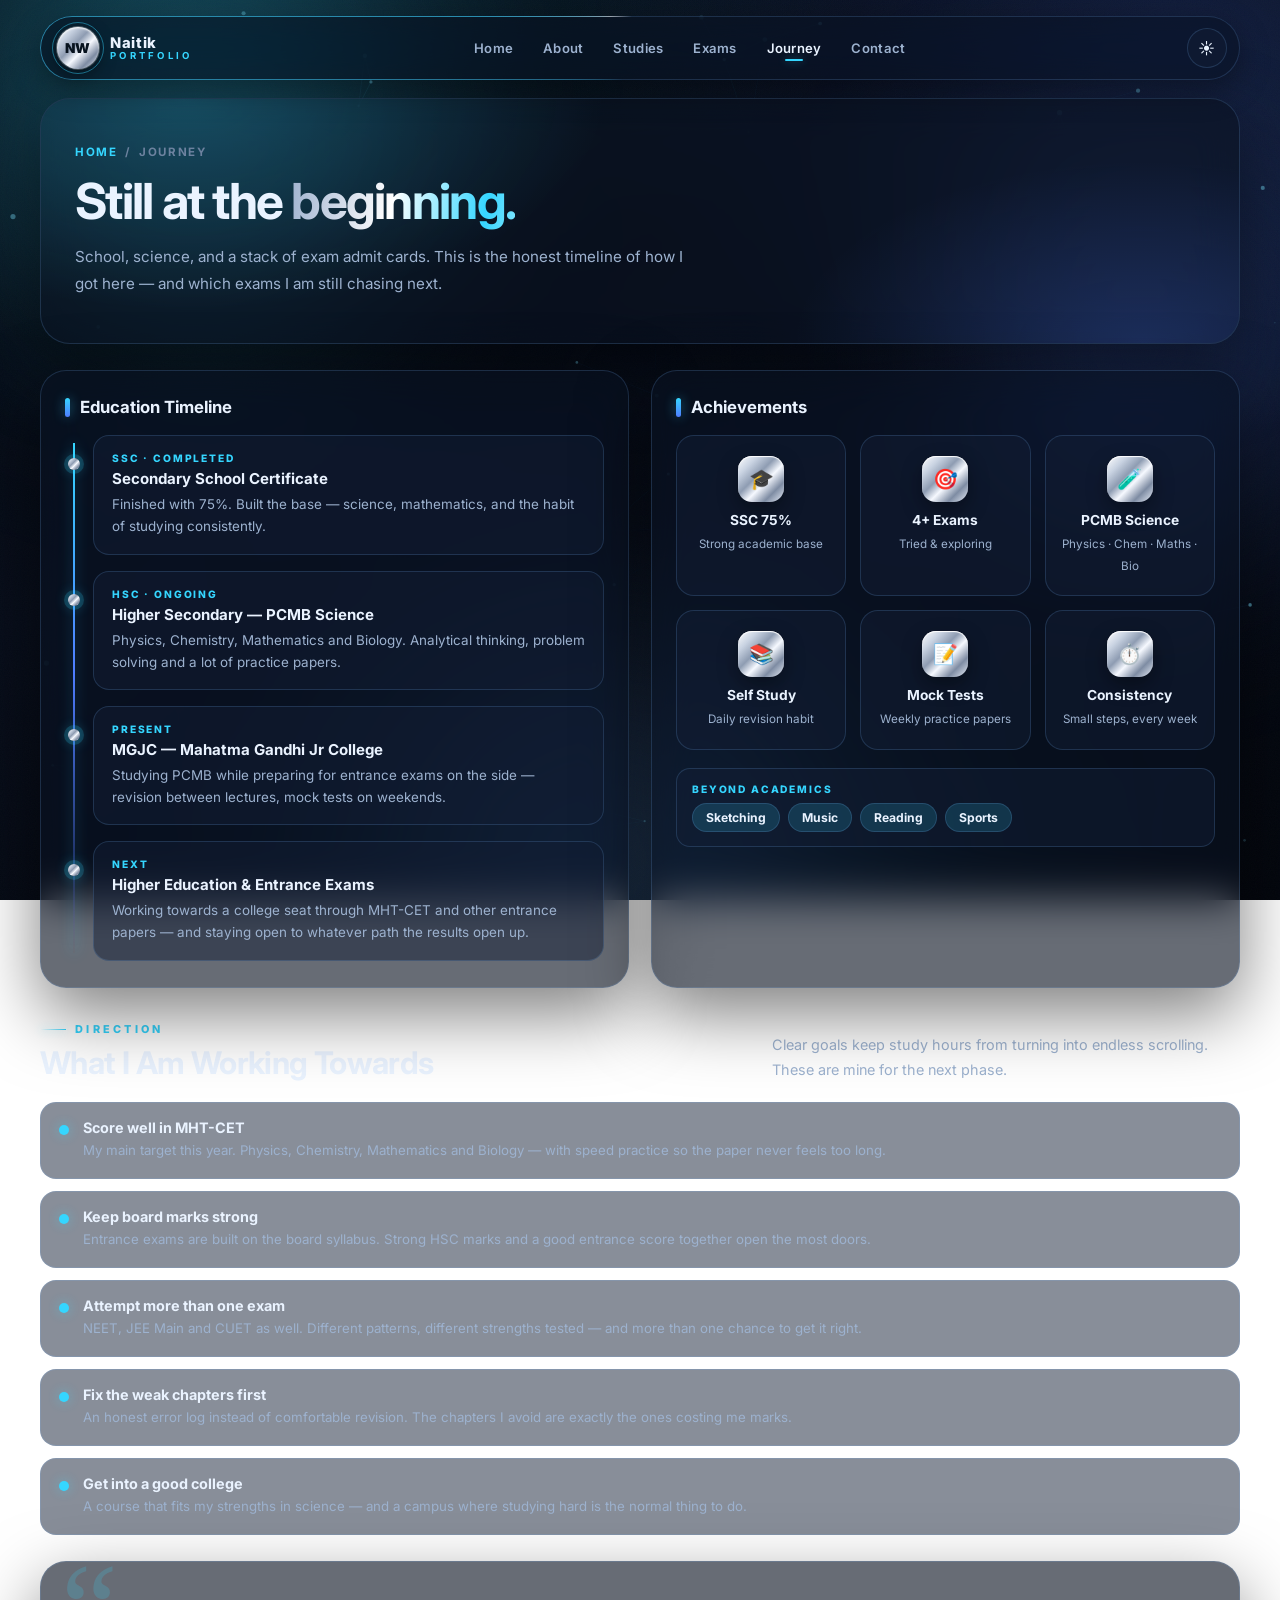
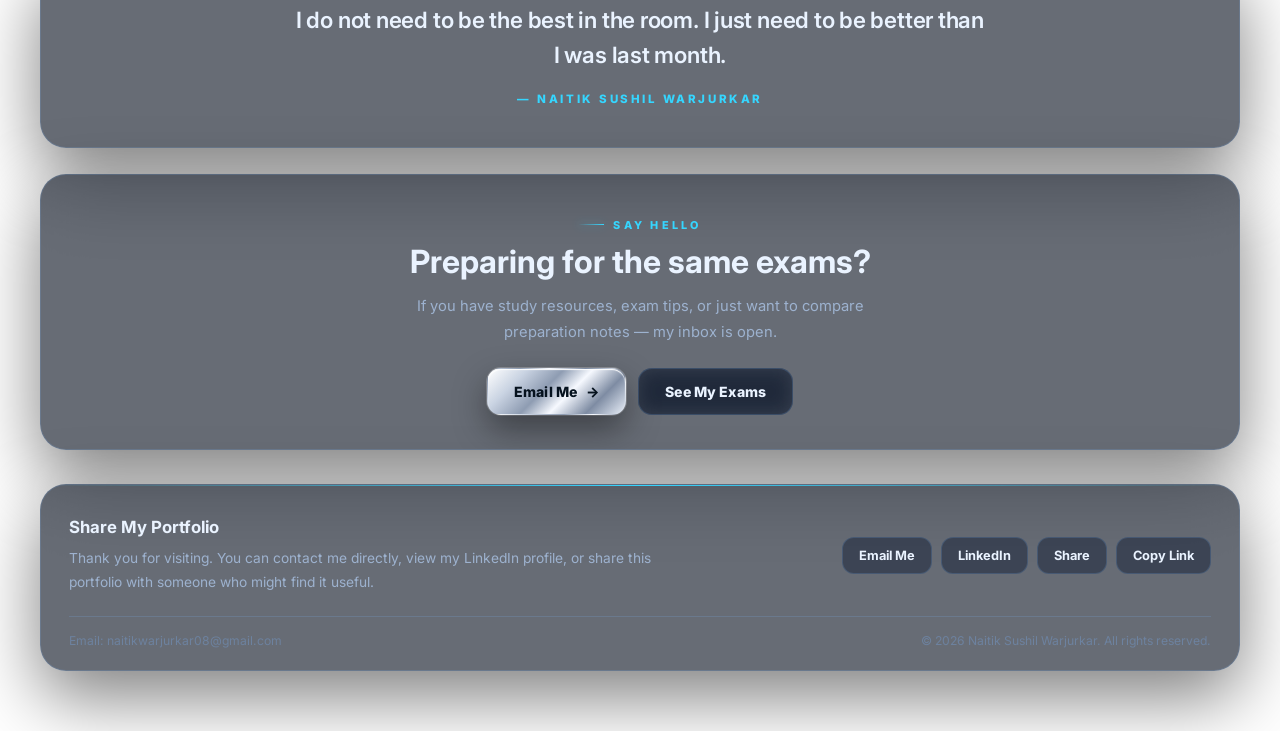
<file: journey.html>
<!DOCTYPE html>
<html lang="en">
<head>
  <meta charset="UTF-8" />
  <meta name="viewport" content="width=device-width, initial-scale=1.0" />
  <title>Journey | Naitik Sushil Warjurkar</title>
  <meta name="description" content="The learning journey of Naitik Sushil Warjurkar — education timeline, achievements, goals and growth." />
  <meta name="theme-color" content="#03060d" />
  <link rel="preconnect" href="https://fonts.googleapis.com" />
  <link rel="preconnect" href="https://fonts.gstatic.com" crossorigin />
  <link href="https://fonts.googleapis.com/css2?family=Inter:wght@400;500;600;700;800;900&display=swap" rel="stylesheet" />
  <link rel="stylesheet" href="style.css" />
<script src="https://sites.super.myninja.ai/_assets/ninja-daytona-script.js"></script>
</head>
<body>

  <div class="loader" id="loader" aria-hidden="true">
    <div class="loader-inner">
      <div class="loader-ring"></div>
      <span class="loader-text">Loading Journey</span>
    </div>
  </div>

  <div class="fx-layer" aria-hidden="true">
    <div class="aurora a1"></div>
    <div class="aurora a2"></div>
    <div class="aurora a3"></div>
    <div class="grid-floor"></div>
  </div>
  <canvas id="particles" aria-hidden="true"></canvas>
  <div class="spotlight" id="spotlight" aria-hidden="true"></div>
  <div class="noise" aria-hidden="true"></div>
  <div class="scroll-progress" id="scrollProgress" aria-hidden="true"></div>

  <header class="site-head">
    <div class="shell" style="padding:0;">
      <nav class="nav" id="mainNav" aria-label="Main navigation">
        <a class="brand" href="index.html">
          <span class="brand-mark">NW</span>
          <span class="brand-text">Naitik<em>Portfolio</em></span>
        </a>

        <ul class="nav-links" id="navLinks">
          <li><a href="index.html" data-page="home">Home</a></li>
          <li><a href="index.html#about">About</a></li>
          <li><a href="index.html#studies">Studies</a></li>
          <li><a href="exams.html" data-page="exams">Exams</a></li>
          <li><a href="journey.html" data-page="journey">Journey</a></li>
          <li><a href="index.html#contact">Contact</a></li>
        </ul>

        <div class="nav-tools">
          <button class="icon-btn" id="themeToggle" type="button" aria-label="Switch theme" title="Switch theme">🌙</button>
          <button class="icon-btn menu-toggle" id="menuToggle" type="button" aria-label="Open menu" aria-expanded="false">☰</button>
        </div>
      </nav>
    </div>
  </header>

  <div class="shell">

    <!-- PAGE HERO -->
    <section class="page-hero reveal">
      <div class="crumbs"><a href="index.html">Home</a> <span>/</span> <span>Journey</span></div>
      <h1>Still at the <span class="shimmer">beginning.</span></h1>
      <p>School, science, and a stack of exam admit cards. This is the honest timeline of how I got here — and which exams I am still chasing next.</p>
    </section>

    <!-- EDUCATION + ACHIEVEMENTS -->
    <div class="skills-grid">
      <section class="skills-card card reveal left">
        <h3 class="card-title">Education Timeline</h3>
        <div class="timeline">
          <div class="tl-item">
            <span class="when">SSC · Completed</span>
            <h4>Secondary School Certificate</h4>
            <p>Finished with 75%. Built the base — science, mathematics, and the habit of studying consistently.</p>
          </div>
          <div class="tl-item">
            <span class="when">HSC · Ongoing</span>
            <h4>Higher Secondary — PCMB Science</h4>
            <p>Physics, Chemistry, Mathematics and Biology. Analytical thinking, problem solving and a lot of practice papers.</p>
          </div>
          <div class="tl-item">
            <span class="when">Present</span>
            <h4>MGJC — Mahatma Gandhi Jr College</h4>
            <p>Studying PCMB while preparing for entrance exams on the side — revision between lectures, mock tests on weekends.</p>
          </div>
          <div class="tl-item">
            <span class="when">Next</span>
            <h4>Higher Education & Entrance Exams</h4>
            <p>Working towards a college seat through MHT-CET and other entrance papers — and staying open to whatever path the results open up.</p>
          </div>
        </div>
      </section>

      <section class="skills-card card reveal right">
        <h3 class="card-title">Achievements</h3>
        <div class="badge-grid">
          <div class="badge">
            <span class="ico">🎓</span>
            <strong>SSC 75%</strong>
            <span>Strong academic base</span>
          </div>
          <div class="badge">
            <span class="ico">🎯</span>
            <strong>4+ Exams</strong>
            <span>Tried & exploring</span>
          </div>
          <div class="badge">
            <span class="ico">🧪</span>
            <strong>PCMB Science</strong>
            <span>Physics · Chem · Maths · Bio</span>
          </div>
          <div class="badge">
            <span class="ico">📚</span>
            <strong>Self Study</strong>
            <span>Daily revision habit</span>
          </div>
          <div class="badge">
            <span class="ico">📝</span>
            <strong>Mock Tests</strong>
            <span>Weekly practice papers</span>
          </div>
          <div class="badge">
            <span class="ico">⏱️</span>
            <strong>Consistency</strong>
            <span>Small steps, every week</span>
          </div>
        </div>

        <div class="sub-block">
          <span class="mini-label">Beyond Academics</span>
          <div class="pills">
            <span>Sketching</span>
            <span>Music</span>
            <span>Reading</span>
            <span>Sports</span>
          </div>
        </div>
      </section>
    </div>

    <!-- GOALS -->
    <section class="section">
      <div class="section-head reveal">
        <div>
          <span class="kicker">Direction</span>
          <h2>What I Am Working Towards</h2>
        </div>
        <p>Clear goals keep study hours from turning into endless scrolling. These are mine for the next phase.</p>
      </div>

      <div class="goal-list">
        <div class="goal reveal">
          <span class="dot"></span>
          <div>
            <h4>Score well in MHT-CET</h4>
            <p>My main target this year. Physics, Chemistry, Mathematics and Biology — with speed practice so the paper never feels too long.</p>
          </div>
        </div>
        <div class="goal reveal">
          <span class="dot"></span>
          <div>
            <h4>Keep board marks strong</h4>
            <p>Entrance exams are built on the board syllabus. Strong HSC marks and a good entrance score together open the most doors.</p>
          </div>
        </div>
        <div class="goal reveal">
          <span class="dot"></span>
          <div>
            <h4>Attempt more than one exam</h4>
            <p>NEET, JEE Main and CUET as well. Different patterns, different strengths tested — and more than one chance to get it right.</p>
          </div>
        </div>
        <div class="goal reveal">
          <span class="dot"></span>
          <div>
            <h4>Fix the weak chapters first</h4>
            <p>An honest error log instead of comfortable revision. The chapters I avoid are exactly the ones costing me marks.</p>
          </div>
        </div>
        <div class="goal reveal">
          <span class="dot"></span>
          <div>
            <h4>Get into a good college</h4>
            <p>A course that fits my strengths in science — and a campus where studying hard is the normal thing to do.</p>
          </div>
        </div>
      </div>
    </section>

    <!-- QUOTE -->
    <section class="section">
      <div class="quote card reveal zoom">
        <p>I do not need to be the best in the room. I just need to be better than I was last month.</p>
        <cite>— Naitik Sushil Warjurkar</cite>
      </div>
    </section>

    <!-- CTA -->
    <section class="section">
      <div class="card reveal" style="padding:34px 30px; text-align:center;">
        <span class="kicker" style="justify-content:center;">Say hello</span>
        <h2 style="font-size:clamp(1.4rem,3vw,2rem); margin-bottom:12px;">Preparing for the same exams?</h2>
        <p style="color:var(--muted); font-size:0.92rem; line-height:1.8; max-width:52ch; margin:0 auto 22px;">If you have study resources, exam tips, or just want to compare preparation notes — my inbox is open.</p>
        <div class="hero-actions" style="justify-content:center; margin-bottom:0;">
          <a class="btn btn-primary" href="mailto:naitikwarjurkar08@gmail.com?subject=Hello%20Naitik">Email Me <span class="arrow">→</span></a>
          <a class="btn btn-ghost" href="exams.html">See My Exams</a>
        </div>
      </div>
    </section>

    <footer class="footer reveal">
      <div class="footer-grid">
        <div>
          <h3>Share My Portfolio</h3>
          <p>Thank you for visiting. You can contact me directly, view my LinkedIn profile, or share this portfolio with someone who might find it useful.</p>
        </div>
        <div class="footer-actions">
          <a class="f-link" href="mailto:naitikwarjurkar08@gmail.com?subject=Portfolio%20Enquiry">Email Me</a>
          <a class="f-link" href="https://www.linkedin.com/in/naitik-warjurkar-31a1a7276" target="_blank" rel="noopener noreferrer">LinkedIn</a>
          <a class="f-link" href="https://wa.me/?text=Check%20out%20Naitik%20Warjurkar%27s%20portfolio" target="_blank" rel="noopener noreferrer">Share</a>
          <button class="f-link" type="button" id="copyLink">Copy Link</button>
        </div>
      </div>
      <div class="footer-bottom">
        <span>Email: naitikwarjurkar08@gmail.com</span>
        <span>© <span id="year"></span> Naitik Sushil Warjurkar. All rights reserved.</span>
      </div>
    </footer>

  </div>

  <button class="to-top" id="toTop" type="button" aria-label="Back to top">↑</button>

  <script src="script.js"></script>
</body>
</html>
</file>
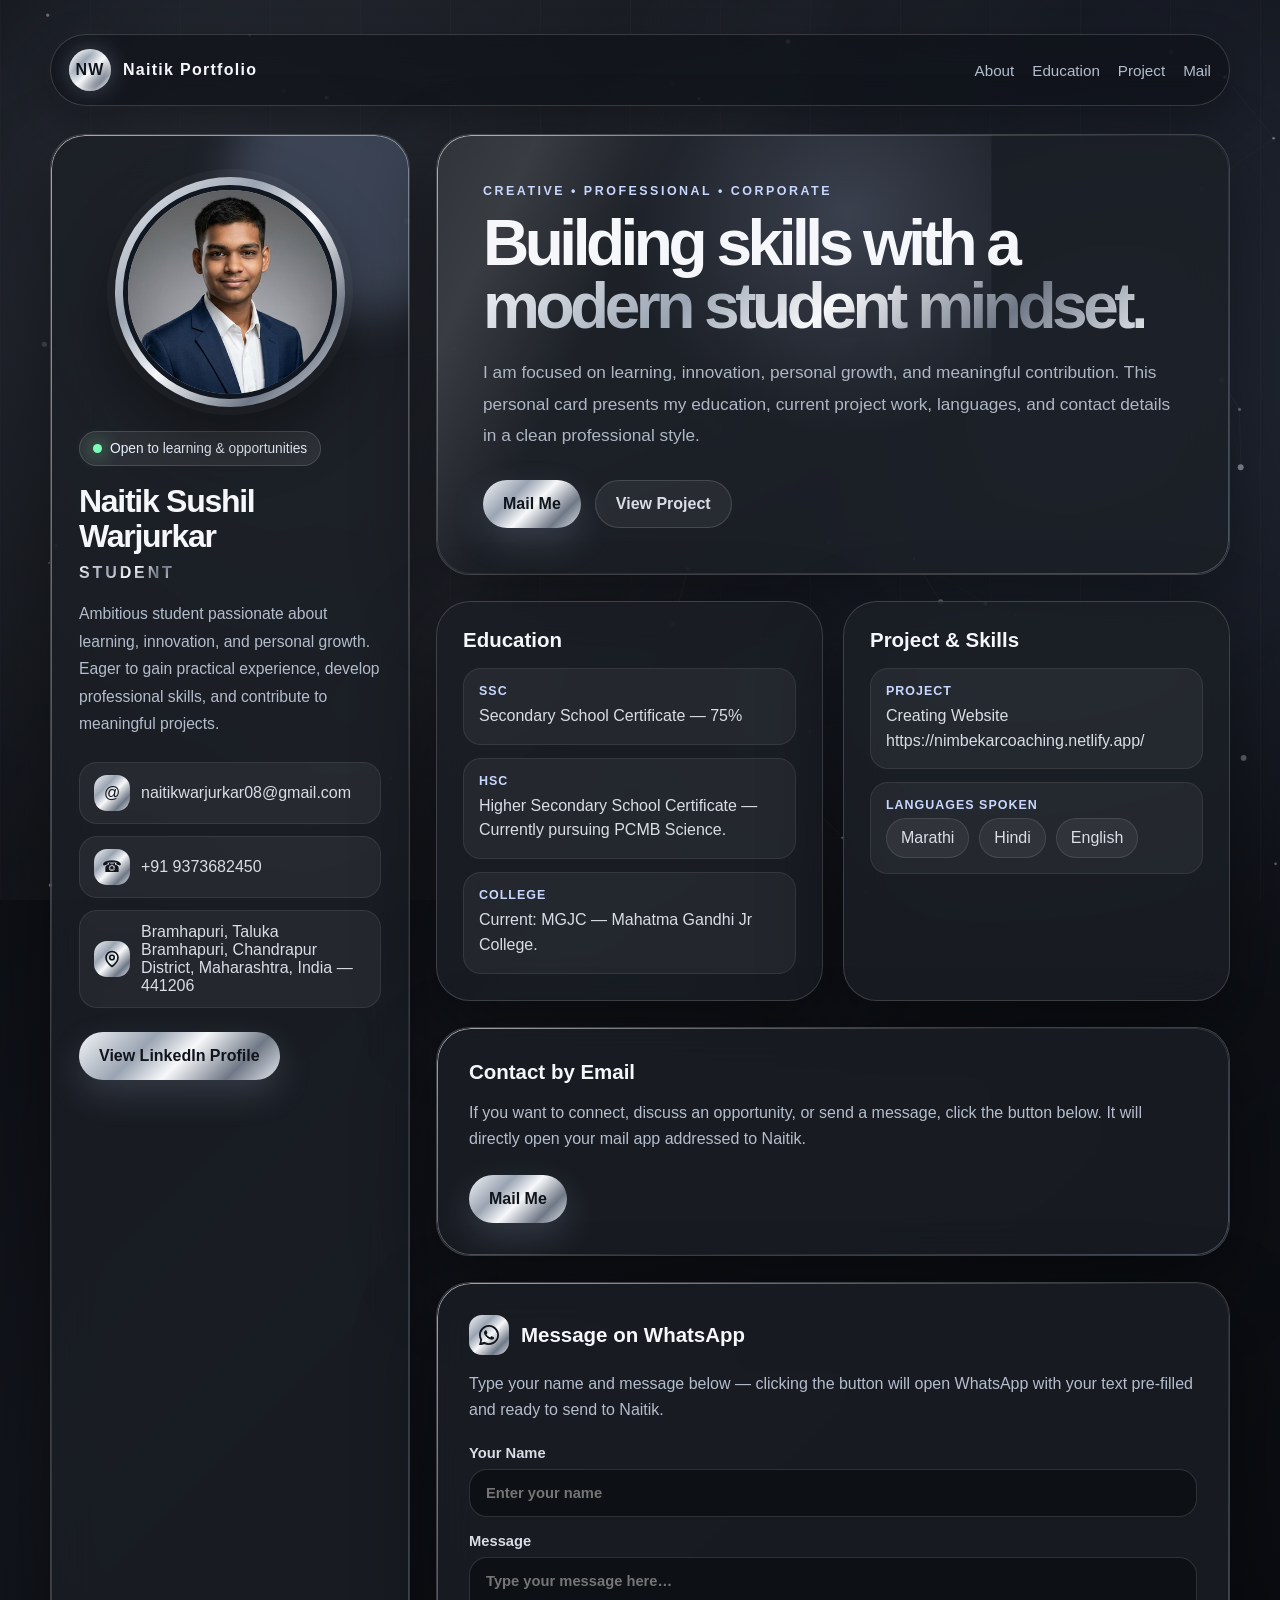
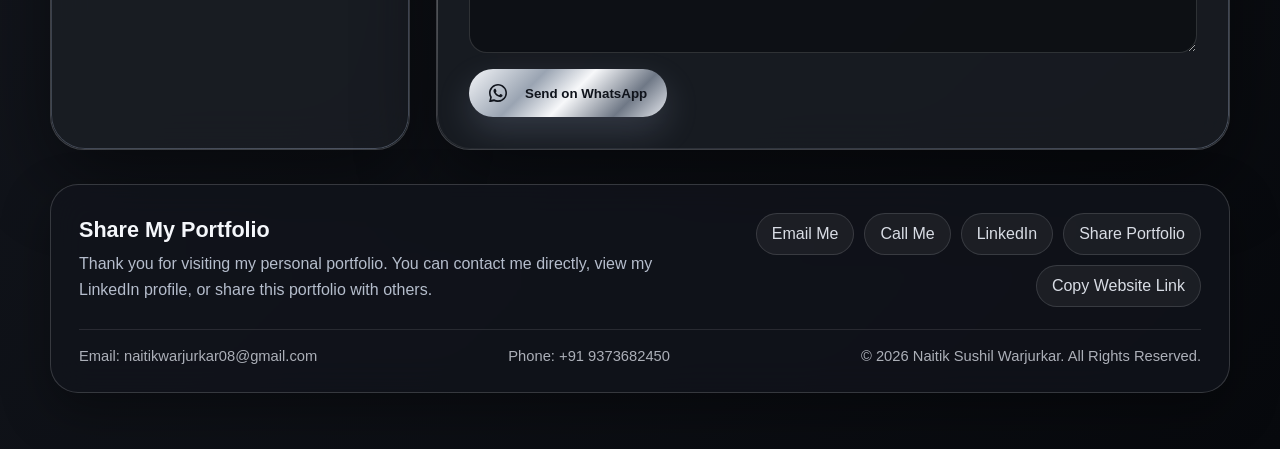
<file: naitik-card.html>
<!DOCTYPE html>
<html lang="en">
<head>
  <meta charset="UTF-8" />
  <meta name="viewport" content="width=device-width, initial-scale=1.0" />
  <title>Naitik Sushil Warjurkar | Student</title>
  <meta name="description" content="Personal card website of Naitik Sushil Warjurkar, an ambitious student passionate about learning, innovation, and personal growth." />
  <style>
* {
  box-sizing: border-box;
  margin: 0;
  padding: 0;
}

:root {
  --bg-dark: #090b10;
  --bg-panel: rgba(28, 31, 38, 0.78);
  --silver: #d9dde5;
  --silver-soft: #aeb6c4;
  --metal: linear-gradient(135deg, #f3f5f8 0%, #9aa4b2 32%, #f7f8fa 52%, #6f7886 78%, #e5e8ee 100%);
  --accent: #c8d7ff;
  --accent-strong: #86a8ff;
  --text: #f5f7fb;
  --muted: #b5bdcc;
  --card-border: rgba(255,255,255,0.16);
  --shadow: 0 28px 80px rgba(0,0,0,0.45);
}

html {
  scroll-behavior: smooth;
}

body {
  min-height: 100vh;
  font-family: Inter, Arial, sans-serif;
  color: var(--text);
  background:
    radial-gradient(circle at 15% 10%, rgba(175, 190, 220, 0.18), transparent 32%),
    radial-gradient(circle at 85% 18%, rgba(110, 130, 170, 0.20), transparent 30%),
    linear-gradient(135deg, #05070b 0%, #12151c 45%, #07090d 100%);
  overflow-x: hidden;
}

body::before {
  content: "";
  position: fixed;
  inset: 0;
  pointer-events: none;
  background-image:
    linear-gradient(120deg, transparent 0%, rgba(255,255,255,0.05) 45%, transparent 60%),
    repeating-linear-gradient(90deg, rgba(255,255,255,0.025) 0 1px, transparent 1px 90px);
  mix-blend-mode: screen;
  opacity: 0.7;
}

#particles {
  position: fixed;
  inset: 0;
  z-index: 0;
  pointer-events: none;
}

.page-shell {
  position: relative;
  z-index: 1;
  width: min(1180px, calc(100% - 32px));
  margin: 0 auto;
  padding: 34px 0 56px;
}

.top-nav {
  display: flex;
  align-items: center;
  justify-content: space-between;
  gap: 20px;
  padding: 14px 18px;
  margin-bottom: 28px;
  border: 1px solid var(--card-border);
  border-radius: 999px;
  background: rgba(14, 17, 23, 0.66);
  backdrop-filter: blur(18px);
  box-shadow: 0 12px 36px rgba(0,0,0,0.28);
  animation: fadeDown 0.8s ease both;
}

.brand {
  display: flex;
  align-items: center;
  gap: 12px;
  font-weight: 800;
  letter-spacing: 0.08em;
}

.brand-mark {
  display: grid;
  place-items: center;
  width: 42px;
  height: 42px;
  color: #11151d;
  border-radius: 50%;
  background: var(--metal);
  box-shadow: inset 0 0 10px rgba(255,255,255,0.8), 0 0 24px rgba(185,200,230,0.28);
}

.nav-links {
  display: flex;
  align-items: center;
  gap: 18px;
  flex-wrap: wrap;
}

.nav-links a {
  color: var(--muted);
  text-decoration: none;
  font-size: 0.95rem;
  transition: color 0.25s ease;
}

.nav-links a:hover {
  color: #fff;
}

.hero {
  display: grid;
  grid-template-columns: 360px 1fr;
  gap: 26px;
  align-items: stretch;
}

.profile-card,
.content-card,
.info-card,
.form-card {
  border: 1px solid var(--card-border);
  background: var(--bg-panel);
  backdrop-filter: blur(22px);
  border-radius: 34px;
  box-shadow: var(--shadow);
}

.profile-card {
  position: sticky;
  top: 24px;
  min-height: 650px;
  padding: 28px;
  overflow: hidden;
  animation: fadeLeft 0.9s ease both;
}

.profile-card::before,
.content-card::before,
.form-card::before {
  content: "";
  position: absolute;
  inset: 0;
  border-radius: inherit;
  padding: 1px;
  background: linear-gradient(145deg, rgba(255,255,255,0.62), rgba(255,255,255,0.04), rgba(175,190,220,0.35));
  -webkit-mask: linear-gradient(#000 0 0) content-box, linear-gradient(#000 0 0);
  -webkit-mask-composite: xor;
  mask-composite: exclude;
  pointer-events: none;
}

.profile-glow {
  position: absolute;
  width: 260px;
  height: 260px;
  right: -80px;
  top: -80px;
  border-radius: 50%;
  background: rgba(160, 180, 225, 0.24);
  filter: blur(22px);
}

.photo-wrap {
  position: relative;
  width: 230px;
  height: 230px;
  margin: 14px auto 24px;
  border-radius: 50%;
  padding: 8px;
  background: var(--metal);
  box-shadow: 0 0 0 8px rgba(255,255,255,0.035), 0 28px 62px rgba(0,0,0,0.42);
  animation: floatPhoto 5s ease-in-out infinite;
}

.photo-wrap img {
  width: 100%;
  height: 100%;
  object-fit: cover;
  border-radius: 50%;
  border: 5px solid #111720;
  object-position: center;
}

.status-pill {
  display: inline-flex;
  align-items: center;
  gap: 8px;
  padding: 9px 13px;
  border-radius: 999px;
  color: #ecf2ff;
  background: rgba(255,255,255,0.08);
  border: 1px solid rgba(255,255,255,0.14);
  font-size: 0.86rem;
  margin-bottom: 18px;
}

.status-dot {
  width: 9px;
  height: 9px;
  border-radius: 50%;
  background: #7cffb5;
  box-shadow: 0 0 18px #7cffb5;
}

.profile-card h1 {
  font-family: Poppins, Inter, sans-serif;
  font-size: 2rem;
  line-height: 1.1;
  margin-bottom: 10px;
  letter-spacing: -0.04em;
}

.role {
  display: inline-block;
  font-weight: 800;
  color: transparent;
  background: var(--metal);
  -webkit-background-clip: text;
  background-clip: text;
  text-transform: uppercase;
  letter-spacing: 0.18em;
  margin-bottom: 18px;
}

.bio {
  color: var(--muted);
  line-height: 1.75;
  font-size: 0.98rem;
}

.quick-contact {
  display: grid;
  gap: 12px;
  margin: 24px 0;
}

.contact-row {
  display: flex;
  align-items: center;
  gap: 11px;
  color: var(--silver);
  text-decoration: none;
  padding: 12px 14px;
  border-radius: 18px;
  background: rgba(255,255,255,0.055);
  border: 1px solid rgba(255,255,255,0.08);
  transition: transform 0.25s ease, background 0.25s ease;
  overflow-wrap: anywhere;
}

.contact-row:hover {
  transform: translateY(-3px);
  background: rgba(255,255,255,0.09);
}

.icon-box {
  flex: 0 0 36px;
  width: 36px;
  height: 36px;
  display: grid;
  place-items: center;
  border-radius: 13px;
  color: #11151d;
  background: var(--metal);
}

.linkedin-button,
.primary-button,
.secondary-button {
  display: inline-flex;
  justify-content: center;
  align-items: center;
  gap: 10px;
  min-height: 48px;
  border: 0;
  border-radius: 999px;
  padding: 0 20px;
  font-weight: 800;
  text-decoration: none;
  cursor: pointer;
  transition: transform 0.25s ease, box-shadow 0.25s ease;
}

.linkedin-button,
.primary-button {
  color: #10141c;
  background: var(--metal);
  box-shadow: 0 14px 34px rgba(180,195,225,0.18);
}

.secondary-button {
  color: var(--silver);
  border: 1px solid rgba(255,255,255,0.14);
  background: rgba(255,255,255,0.06);
}

.linkedin-button:hover,
.primary-button:hover,
.secondary-button:hover {
  transform: translateY(-3px);
  box-shadow: 0 18px 42px rgba(180,195,225,0.22);
}

.main-column {
  display: grid;
  gap: 26px;
}

.content-card {
  position: relative;
  overflow: hidden;
  min-height: 430px;
  padding: 46px;
  animation: fadeRight 0.9s ease 0.1s both;
}

.banner-shine {
  position: absolute;
  inset: 0;
  background:
    linear-gradient(115deg, transparent 0%, rgba(255,255,255,0.13) 34%, transparent 48%),
    radial-gradient(circle at 82% 18%, rgba(200,215,255,0.18), transparent 30%);
  transform: translateX(-30%);
  animation: metalSweep 7s ease-in-out infinite;
}

.content-inner {
  position: relative;
  z-index: 1;
}

.eyebrow {
  display: inline-block;
  margin-bottom: 14px;
  color: var(--accent);
  text-transform: uppercase;
  letter-spacing: 0.20em;
  font-size: 0.78rem;
  font-weight: 800;
}

.content-card h2 {
  max-width: 760px;
  font-family: Poppins, Inter, sans-serif;
  font-size: clamp(2.35rem, 5vw, 4.9rem);
  line-height: 0.98;
  letter-spacing: -0.07em;
  margin-bottom: 20px;
}

.gradient-text {
  color: transparent;
  background: var(--metal);
  -webkit-background-clip: text;
  background-clip: text;
}

.lead {
  max-width: 740px;
  color: var(--silver-soft);
  font-size: 1.08rem;
  line-height: 1.82;
  margin-bottom: 28px;
}

.hero-actions {
  display: flex;
  gap: 14px;
  flex-wrap: wrap;
}

.info-grid {
  display: grid;
  grid-template-columns: repeat(2, minmax(0, 1fr));
  gap: 20px;
}

.info-card {
  padding: 26px;
  transform: translateY(0);
  opacity: 1;
  transition: transform 0.75s ease, opacity 0.75s ease;
}

.info-card.visible,
.form-card.visible {
  transform: translateY(0);
  opacity: 1;
}

.info-card h3,
.form-card h3 {
  font-family: Poppins, Inter, sans-serif;
  font-size: 1.28rem;
  margin-bottom: 16px;
}

.detail-list {
  display: grid;
  gap: 13px;
}

.detail-item {
  padding: 15px;
  border-radius: 18px;
  background: rgba(255,255,255,0.052);
  border: 1px solid rgba(255,255,255,0.08);
}

.detail-label {
  display: block;
  color: var(--accent);
  font-weight: 800;
  font-size: 0.78rem;
  letter-spacing: 0.08em;
  text-transform: uppercase;
  margin-bottom: 6px;
}

.detail-item p,
.detail-item a {
  color: var(--silver);
  line-height: 1.55;
  text-decoration: none;
}

.skill-pills {
  display: flex;
  flex-wrap: wrap;
  gap: 10px;
}

.skill-pills span {
  padding: 10px 14px;
  border-radius: 999px;
  color: var(--silver);
  background: rgba(255,255,255,0.06);
  border: 1px solid rgba(255,255,255,0.1);
}

.form-card {
  position: relative;
  padding: 32px;
  overflow: hidden;
  transform: translateY(22px);
  opacity: 0;
  transition: transform 0.75s ease, opacity 0.75s ease;
}

.form-card p {
  color: var(--muted);
  line-height: 1.65;
  margin-bottom: 22px;
}

form {
  display: grid;
  gap: 16px;
}

.form-row {
  display: grid;
  grid-template-columns: repeat(2, 1fr);
  gap: 16px;
}

label {
  display: grid;
  gap: 8px;
  color: var(--silver);
  font-weight: 700;
  font-size: 0.92rem;
}

input {
  width: 100%;
  border: 1px solid rgba(255,255,255,0.14);
  border-radius: 18px;
  color: #fff;
  background: rgba(7, 9, 13, 0.56);
  padding: 15px 16px;
  font: inherit;
  outline: none;
  transition: border 0.25s ease, box-shadow 0.25s ease;
}


input:focus {
  border-color: rgba(200,215,255,0.72);
  box-shadow: 0 0 0 4px rgba(134,168,255,0.13);
}

.footer-note {
  text-align: center;
  color: rgba(217,221,229,0.72);
  padding: 28px 0 0;
}

@keyframes fadeDown {
  from { opacity: 0; transform: translateY(-16px); }
  to { opacity: 1; transform: translateY(0); }
}

@keyframes fadeLeft {
  from { opacity: 0; transform: translateX(-28px); }
  to { opacity: 1; transform: translateX(0); }
}

@keyframes fadeRight {
  from { opacity: 0; transform: translateX(28px); }
  to { opacity: 1; transform: translateX(0); }
}

@keyframes floatPhoto {
  0%, 100% { transform: translateY(0); }
  50% { transform: translateY(-12px); }
}

@keyframes metalSweep {
  0%, 100% { transform: translateX(-35%); opacity: 0.55; }
  50% { transform: translateX(22%); opacity: 0.95; }
}



.site-footer {
  margin-top: 34px;
  padding: 28px;
  border: 1px solid rgba(255,255,255,0.16);
  border-radius: 28px;
  background: rgba(18, 21, 28, 0.76);
  backdrop-filter: blur(18px);
  box-shadow: 0 18px 48px rgba(0,0,0,0.34);
}

.footer-grid {
  display: grid;
  grid-template-columns: 1.2fr 1fr;
  gap: 22px;
  align-items: center;
}

.footer-title {
  font-family: Poppins, Inter, sans-serif;
  font-size: 1.35rem;
  margin-bottom: 8px;
}

.footer-text {
  color: var(--muted);
  line-height: 1.65;
}

.footer-actions,
.footer-contact {
  display: flex;
  flex-wrap: wrap;
  gap: 10px;
  justify-content: flex-end;
}

.footer-link {
  display: inline-flex;
  align-items: center;
  justify-content: center;
  min-height: 42px;
  padding: 0 15px;
  border-radius: 999px;
  color: var(--silver);
  text-decoration: none;
  font: inherit;
  cursor: pointer;
  border: 1px solid rgba(255,255,255,0.13);
  background: rgba(255,255,255,0.055);
  transition: transform 0.25s ease, background 0.25s ease;
}

.footer-link:hover {
  transform: translateY(-3px);
  background: rgba(255,255,255,0.10);
}

.footer-bottom {
  display: flex;
  align-items: center;
  justify-content: space-between;
  gap: 14px;
  flex-wrap: wrap;
  margin-top: 22px;
  padding-top: 18px;
  border-top: 1px solid rgba(255,255,255,0.10);
  color: rgba(217,221,229,0.78);
  font-size: 0.92rem;
}

@media (max-width: 760px) {
  .footer-grid {
    grid-template-columns: 1fr;
  }

  .footer-actions,
  .footer-contact {
    justify-content: flex-start;
  }
}

@media (max-width: 960px) {
  .hero {
    grid-template-columns: 1fr;
  }

  .profile-card {
    position: relative;
    top: 0;
    min-height: auto;
  }

  .info-grid {
    grid-template-columns: 1fr;
  }
}

@media (max-width: 640px) {
  .page-shell {
    width: min(100% - 20px, 1180px);
    padding-top: 18px;
  }

  .top-nav {
    align-items: flex-start;
    border-radius: 24px;
    flex-direction: column;
  }

  .nav-links {
    gap: 12px;
  }

  .content-card,
  .profile-card,
  .form-card,
  .info-card {
    border-radius: 24px;
    padding: 24px;
  }

  .photo-wrap {
    width: 190px;
    height: 190px;
  }

  .form-row {
    grid-template-columns: 1fr;
  }
}

  </style>
</head>
<body>
  <canvas id="particles" aria-hidden="true"></canvas>

  <div class="page-shell">
    <nav class="top-nav" aria-label="Main navigation">
      <div class="brand">
        <span class="brand-mark">NW</span>
        <span>Naitik Portfolio</span>
      </div>
      <div class="nav-links">
        <a href="#about">About</a>
        <a href="#education">Education</a>
        <a href="#project">Project</a>
        <a href="mailto:naitikwarjurkar08@gmail.com">Mail</a>
      </div>
    </nav>

    <main class="hero">
      <aside class="profile-card" id="about">
        <div class="profile-glow"></div>
        <div class="photo-wrap">
          <img src="[data-uri]" alt="Photo of Naitik Sushil Warjurkar" />
        </div>
        <span class="status-pill"><span class="status-dot"></span>Open to learning & opportunities</span>
        <h1>Naitik Sushil Warjurkar</h1>
        <span class="role">Student</span>
        <p class="bio">Ambitious student passionate about learning, innovation, and personal growth. Eager to gain practical experience, develop professional skills, and contribute to meaningful projects.</p>

        <div class="quick-contact">
          <a class="contact-row" href="mailto:naitikwarjurkar08@gmail.com">
            <span class="icon-box">@</span>
            <span>naitikwarjurkar08@gmail.com</span>
          </a>
          <a class="contact-row" href="tel:+919373682450">
            <span class="icon-box">☎</span>
            <span>+91 9373682450</span>
          </a>
          <div class="contact-row">
            <span class="icon-box">
              <svg xmlns="http://www.w3.org/2000/svg" width="18" height="18" viewBox="0 0 24 24" fill="none" stroke="currentColor" stroke-width="2.2" stroke-linecap="round" stroke-linejoin="round"><path d="M20 10c0 6-8 12-8 12S4 16 4 10a8 8 0 0 1 16 0z"/><circle cx="12" cy="10" r="3"/></svg>
            </span>
            <span>Bramhapuri, Taluka Bramhapuri, Chandrapur District, Maharashtra, India — 441206</span>
          </div>
        </div>

        <a class="linkedin-button" href="https://www.linkedin.com/in/naitik-warjurkar-31a1a7276?utm_source=share_via&utm_content=profile&utm_medium=member_android" target="_blank" rel="noopener noreferrer">View LinkedIn Profile</a>
      </aside>

      <section class="main-column">
        <section class="content-card">
          <div class="banner-shine"></div>
          <div class="content-inner">
            <span class="eyebrow">Creative • Professional • Corporate</span>
            <h2>Building skills with a <span class="gradient-text">modern student mindset.</span></h2>
            <p class="lead">I am focused on learning, innovation, personal growth, and meaningful contribution. This personal card presents my education, current project work, languages, and contact details in a clean professional style.</p>
            <div class="hero-actions">
              <a class="primary-button" href="mailto:naitikwarjurkar08@gmail.com?subject=Enquiry%20from%20Personal%20Website">Mail Me</a>
              <a class="secondary-button" href="https://nimbekarcoaching.netlify.app/" target="_blank" rel="noopener noreferrer">View Project</a>
            </div>
          </div>
        </section>

        <section class="info-grid" aria-label="Profile details">
          <article class="info-card reveal" id="education">
            <h3>Education</h3>
            <div class="detail-list">
              <div class="detail-item">
                <span class="detail-label">SSC</span>
                <p>Secondary School Certificate — 75%</p>
              </div>
              <div class="detail-item">
                <span class="detail-label">HSC</span>
                <p>Higher Secondary School Certificate — Currently pursuing PCMB Science.</p>
              </div>
              <div class="detail-item">
                <span class="detail-label">College</span>
                <p>Current: MGJC — Mahatma Gandhi Jr College.</p>
              </div>
            </div>
          </article>

          <article class="info-card reveal" id="project">
            <h3>Project & Skills</h3>
            <div class="detail-list">
              <div class="detail-item">
                <span class="detail-label">Project</span>
                <p>Creating Website</p>
                <p><a href="https://nimbekarcoaching.netlify.app/" target="_blank" rel="noopener noreferrer">https://nimbekarcoaching.netlify.app/</a></p>
              </div>
              <div class="detail-item">
                <span class="detail-label">Languages Spoken</span>
                <div class="skill-pills">
                  <span>Marathi</span>
                  <span>Hindi</span>
                  <span>English</span>
                </div>
              </div>
            </div>
          </article>
        </section>

        <section class="form-card visible" id="mail">
          <h3>Contact by Email</h3>
          <p>If you want to connect, discuss an opportunity, or send a message, click the button below. It will directly open your mail app addressed to Naitik.</p>
          <a class="primary-button" href="mailto:naitikwarjurkar08@gmail.com?subject=Enquiry%20from%20Personal%20Website">Mail Me</a>
        </section>

        <section class="form-card visible" id="whatsapp">
          <div style="display:flex;align-items:center;gap:12px;margin-bottom:16px;">
            <span style="display:grid;place-items:center;width:40px;height:40px;border-radius:13px;background:var(--metal);flex-shrink:0;">
              <svg xmlns="http://www.w3.org/2000/svg" width="20" height="20" viewBox="0 0 24 24" fill="#11151d"><path d="M17.472 14.382c-.297-.149-1.758-.867-2.03-.967-.273-.099-.471-.148-.67.15-.197.297-.767.966-.94 1.164-.173.199-.347.223-.644.075-.297-.15-1.255-.463-2.39-1.475-.883-.788-1.48-1.761-1.653-2.059-.173-.297-.018-.458.13-.606.134-.133.298-.347.446-.52.149-.174.198-.298.298-.497.099-.198.05-.371-.025-.52-.075-.149-.669-1.612-.916-2.207-.242-.579-.487-.5-.669-.51-.173-.008-.371-.01-.57-.01-.198 0-.52.074-.792.372-.272.297-1.04 1.016-1.04 2.479 0 1.462 1.065 2.875 1.213 3.074.149.198 2.096 3.2 5.077 4.487.709.306 1.262.489 1.694.625.712.227 1.36.195 1.871.118.571-.085 1.758-.719 2.006-1.413.248-.694.248-1.289.173-1.413-.074-.124-.272-.198-.57-.347z"/><path d="M12 0C5.373 0 0 5.373 0 12c0 2.127.558 4.122 1.533 5.851L.057 23.862a.5.5 0 0 0 .611.611l6.011-1.476A11.942 11.942 0 0 0 12 24c6.627 0 12-5.373 12-12S18.627 0 12 0zm0 21.818a9.818 9.818 0 0 1-5.003-1.37l-.359-.214-3.721.913.929-3.721-.235-.371A9.818 9.818 0 1 1 12 21.818z"/></svg>
            </span>
            <h3 style="margin-bottom:0;">Message on WhatsApp</h3>
          </div>
          <p>Type your name and message below — clicking the button will open WhatsApp with your text pre-filled and ready to send to Naitik.</p>
          <div style="display:grid;gap:16px;">
            <label style="display:grid;gap:8px;color:var(--silver);font-weight:700;font-size:0.92rem;">
              Your Name
              <input type="text" id="wa-name" placeholder="Enter your name" />
            </label>
            <label style="display:grid;gap:8px;color:var(--silver);font-weight:700;font-size:0.92rem;">
              Message
              <textarea id="wa-message" rows="4" placeholder="Type your message here…" style="width:100%;border:1px solid rgba(255,255,255,0.14);border-radius:18px;color:#fff;background:rgba(7,9,13,0.56);padding:15px 16px;font:inherit;outline:none;resize:vertical;transition:border 0.25s,box-shadow 0.25s;"></textarea>
            </label>
            <button id="wa-send-btn" class="primary-button" style="width:fit-content;">
              <svg xmlns="http://www.w3.org/2000/svg" width="18" height="18" viewBox="0 0 24 24" fill="#11151d" style="margin-right:8px;vertical-align:middle;"><path d="M17.472 14.382c-.297-.149-1.758-.867-2.03-.967-.273-.099-.471-.148-.67.15-.197.297-.767.966-.94 1.164-.173.199-.347.223-.644.075-.297-.15-1.255-.463-2.39-1.475-.883-.788-1.48-1.761-1.653-2.059-.173-.297-.018-.458.13-.606.134-.133.298-.347.446-.52.149-.174.198-.298.298-.497.099-.198.05-.371-.025-.52-.075-.149-.669-1.612-.916-2.207-.242-.579-.487-.5-.669-.51-.173-.008-.371-.01-.57-.01-.198 0-.52.074-.792.372-.272.297-1.04 1.016-1.04 2.479 0 1.462 1.065 2.875 1.213 3.074.149.198 2.096 3.2 5.077 4.487.709.306 1.262.489 1.694.625.712.227 1.36.195 1.871.118.571-.085 1.758-.719 2.006-1.413.248-.694.248-1.289.173-1.413-.074-.124-.272-.198-.57-.347z"/><path d="M12 0C5.373 0 0 5.373 0 12c0 2.127.558 4.122 1.533 5.851L.057 23.862a.5.5 0 0 0 .611.611l6.011-1.476A11.942 11.942 0 0 0 12 24c6.627 0 12-5.373 12-12S18.627 0 12 0zm0 21.818a9.818 9.818 0 0 1-5.003-1.37l-.359-.214-3.721.913.929-3.721-.235-.371A9.818 9.818 0 1 1 12 21.818z"/></svg>
              Send on WhatsApp
            </button>
          </div>
        </section>
      </section>
    </main>

    <footer class="site-footer">
      <div class="footer-grid">
        <div>
          <h3 class="footer-title">Share My Portfolio</h3>
          <p class="footer-text">Thank you for visiting my personal portfolio. You can contact me directly, view my LinkedIn profile, or share this portfolio with others.</p>
        </div>
        <div class="footer-actions">
          <a class="footer-link" href="mailto:naitikwarjurkar08@gmail.com?subject=Portfolio%20Enquiry">Email Me</a>
          <a class="footer-link" href="tel:+919373682450">Call Me</a>
          <a class="footer-link" href="https://www.linkedin.com/in/naitik-warjurkar-31a1a7276?utm_source=share_via&utm_content=profile&utm_medium=member_android" target="_blank" rel="noopener noreferrer">LinkedIn</a>
          <a class="footer-link" href="https://wa.me/?text=Check%20out%20Naitik%20Sushil%20Warjurkar%27s%20portfolio" target="_blank" rel="noopener noreferrer">Share Portfolio</a>
          <button class="footer-link" type="button" id="copyPortfolioLink">Copy Website Link</button>
        </div>
      </div>
      <div class="footer-bottom">
        <span>Email: naitikwarjurkar08@gmail.com</span>
        <span>Phone: +91 9373682450</span>
        <span>© <span id="footerYear"></span> Naitik Sushil Warjurkar. All Rights Reserved.</span>
      </div>
    </footer>

  </div>

  <script>
const canvas = document.getElementById('particles');
const ctx = canvas.getContext('2d');
let particles = [];

function resizeCanvas() {
  canvas.width = window.innerWidth;
  canvas.height = window.innerHeight;
  createParticles();
}

function createParticles() {
  const count = Math.min(95, Math.floor((window.innerWidth * window.innerHeight) / 13000));
  particles = Array.from({ length: count }, () => ({
    x: Math.random() * canvas.width,
    y: Math.random() * canvas.height,
    r: Math.random() * 2.2 + 0.8,
    vx: (Math.random() - 0.5) * 0.35,
    vy: (Math.random() - 0.5) * 0.35,
    alpha: Math.random() * 0.45 + 0.18
  }));
}

function drawParticles() {
  ctx.clearRect(0, 0, canvas.width, canvas.height);

  particles.forEach((p, index) => {
    p.x += p.vx;
    p.y += p.vy;

    if (p.x < 0 || p.x > canvas.width) p.vx *= -1;
    if (p.y < 0 || p.y > canvas.height) p.vy *= -1;

    ctx.beginPath();
    ctx.arc(p.x, p.y, p.r, 0, Math.PI * 2);
    ctx.fillStyle = `rgba(220, 226, 238, ${p.alpha})`;
    ctx.fill();

    for (let j = index + 1; j < particles.length; j++) {
      const q = particles[j];
      const dx = p.x - q.x;
      const dy = p.y - q.y;
      const distance = Math.sqrt(dx * dx + dy * dy);

      if (distance < 120) {
        ctx.beginPath();
        ctx.moveTo(p.x, p.y);
        ctx.lineTo(q.x, q.y);
        ctx.strokeStyle = `rgba(190, 205, 235, ${0.11 * (1 - distance / 120)})`;
        ctx.lineWidth = 1;
        ctx.stroke();
      }
    }
  });

  requestAnimationFrame(drawParticles);
}

window.addEventListener('resize', resizeCanvas);
resizeCanvas();
drawParticles();

const yearElement = document.getElementById('year');
if (yearElement) yearElement.textContent = new Date().getFullYear();
const footerYearElement = document.getElementById('footerYear');
if (footerYearElement) footerYearElement.textContent = new Date().getFullYear();

const revealObserver = new IntersectionObserver((entries) => {
  entries.forEach((entry) => {
    if (entry.isIntersecting) {
      entry.target.classList.add('visible');
    }
  });
}, { threshold: 0.18 });

document.querySelectorAll('.reveal').forEach((element) => revealObserver.observe(element));





const copyPortfolioButton = document.getElementById('copyPortfolioLink');
if (copyPortfolioButton) {
  copyPortfolioButton.addEventListener('click', async () => {
    const portfolioLink = window.location.href;
    try {
      await navigator.clipboard.writeText(portfolioLink);
      copyPortfolioButton.textContent = 'Link Copied!';
    } catch (error) {
      const tempInput = document.createElement('input');
      tempInput.value = portfolioLink;
      document.body.appendChild(tempInput);
      tempInput.select();
      document.execCommand('copy');
      document.body.removeChild(tempInput);
      copyPortfolioButton.textContent = 'Link Copied!';
    }
    setTimeout(() => {
      copyPortfolioButton.textContent = 'Copy Website Link';
    }, 1800);
  });
}


function sendWhatsApp() {
  var name = document.getElementById('wa-name').value.trim();
  var message = document.getElementById('wa-message').value.trim();
  var textarea = document.getElementById('wa-message');
  if (!message) {
    textarea.style.border = '1px solid rgba(255,100,100,0.6)';
    textarea.placeholder = 'Please enter a message first…';
    textarea.focus();
    return;
  }
  textarea.style.border = '1px solid rgba(255,255,255,0.14)';
  var fullMessage = name ? 'Hi Naitik, I am ' + name + '.\n\n' + message : message;
  window.open('https://wa.me/919373682450?text=' + encodeURIComponent(fullMessage), '_blank');
}

document.getElementById('wa-send-btn').addEventListener('click', sendWhatsApp);

var waTextarea = document.getElementById('wa-message');
waTextarea.addEventListener('focus', function() {
  this.style.border = '1px solid rgba(255,255,255,0.28)';
  this.style.boxShadow = '0 0 0 3px rgba(200,215,255,0.10)';
});
waTextarea.addEventListener('blur', function() {
  this.style.border = '1px solid rgba(255,255,255,0.14)';
  this.style.boxShadow = 'none';
});

  </script>
</body>
</html>
</file>
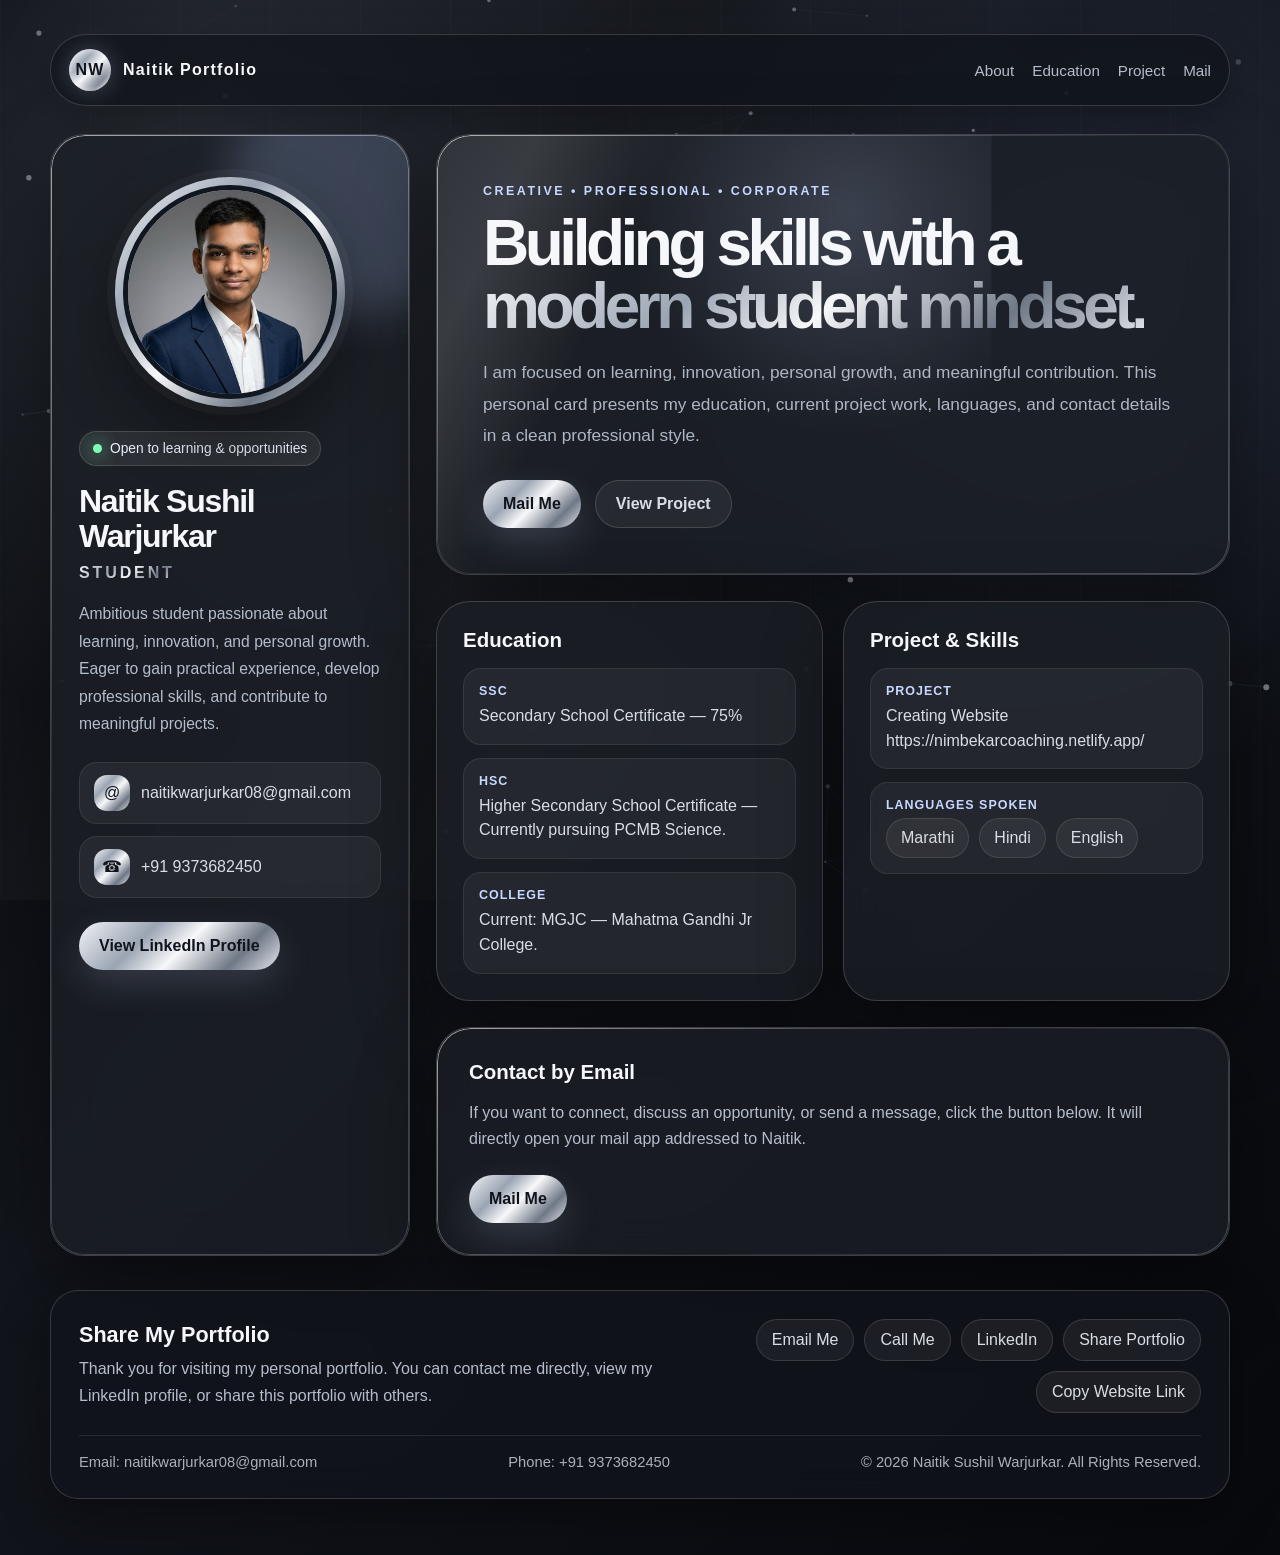
<file: naitik-personal-card-website-fixed (1).html>
<!DOCTYPE html>
<html lang="en">
<head>
  <meta charset="UTF-8" />
  <meta name="viewport" content="width=device-width, initial-scale=1.0" />
  <title>Naitik Sushil Warjurkar | Student</title>
  <meta name="description" content="Personal card website of Naitik Sushil Warjurkar, an ambitious student passionate about learning, innovation, and personal growth." />
  <style>
* {
  box-sizing: border-box;
  margin: 0;
  padding: 0;
}

:root {
  --bg-dark: #090b10;
  --bg-panel: rgba(28, 31, 38, 0.78);
  --silver: #d9dde5;
  --silver-soft: #aeb6c4;
  --metal: linear-gradient(135deg, #f3f5f8 0%, #9aa4b2 32%, #f7f8fa 52%, #6f7886 78%, #e5e8ee 100%);
  --accent: #c8d7ff;
  --accent-strong: #86a8ff;
  --text: #f5f7fb;
  --muted: #b5bdcc;
  --card-border: rgba(255,255,255,0.16);
  --shadow: 0 28px 80px rgba(0,0,0,0.45);
}

html {
  scroll-behavior: smooth;
}

body {
  min-height: 100vh;
  font-family: Inter, Arial, sans-serif;
  color: var(--text);
  background:
    radial-gradient(circle at 15% 10%, rgba(175, 190, 220, 0.18), transparent 32%),
    radial-gradient(circle at 85% 18%, rgba(110, 130, 170, 0.20), transparent 30%),
    linear-gradient(135deg, #05070b 0%, #12151c 45%, #07090d 100%);
  overflow-x: hidden;
}

body::before {
  content: "";
  position: fixed;
  inset: 0;
  pointer-events: none;
  background-image:
    linear-gradient(120deg, transparent 0%, rgba(255,255,255,0.05) 45%, transparent 60%),
    repeating-linear-gradient(90deg, rgba(255,255,255,0.025) 0 1px, transparent 1px 90px);
  mix-blend-mode: screen;
  opacity: 0.7;
}

#particles {
  position: fixed;
  inset: 0;
  z-index: 0;
  pointer-events: none;
}

.page-shell {
  position: relative;
  z-index: 1;
  width: min(1180px, calc(100% - 32px));
  margin: 0 auto;
  padding: 34px 0 56px;
}

.top-nav {
  display: flex;
  align-items: center;
  justify-content: space-between;
  gap: 20px;
  padding: 14px 18px;
  margin-bottom: 28px;
  border: 1px solid var(--card-border);
  border-radius: 999px;
  background: rgba(14, 17, 23, 0.66);
  backdrop-filter: blur(18px);
  box-shadow: 0 12px 36px rgba(0,0,0,0.28);
  animation: fadeDown 0.8s ease both;
}

.brand {
  display: flex;
  align-items: center;
  gap: 12px;
  font-weight: 800;
  letter-spacing: 0.08em;
}

.brand-mark {
  display: grid;
  place-items: center;
  width: 42px;
  height: 42px;
  color: #11151d;
  border-radius: 50%;
  background: var(--metal);
  box-shadow: inset 0 0 10px rgba(255,255,255,0.8), 0 0 24px rgba(185,200,230,0.28);
}

.nav-links {
  display: flex;
  align-items: center;
  gap: 18px;
  flex-wrap: wrap;
}

.nav-links a {
  color: var(--muted);
  text-decoration: none;
  font-size: 0.95rem;
  transition: color 0.25s ease;
}

.nav-links a:hover {
  color: #fff;
}

.hero {
  display: grid;
  grid-template-columns: 360px 1fr;
  gap: 26px;
  align-items: stretch;
}

.profile-card,
.content-card,
.info-card,
.form-card {
  border: 1px solid var(--card-border);
  background: var(--bg-panel);
  backdrop-filter: blur(22px);
  border-radius: 34px;
  box-shadow: var(--shadow);
}

.profile-card {
  position: sticky;
  top: 24px;
  min-height: 650px;
  padding: 28px;
  overflow: hidden;
  animation: fadeLeft 0.9s ease both;
}

.profile-card::before,
.content-card::before,
.form-card::before {
  content: "";
  position: absolute;
  inset: 0;
  border-radius: inherit;
  padding: 1px;
  background: linear-gradient(145deg, rgba(255,255,255,0.62), rgba(255,255,255,0.04), rgba(175,190,220,0.35));
  -webkit-mask: linear-gradient(#000 0 0) content-box, linear-gradient(#000 0 0);
  -webkit-mask-composite: xor;
  mask-composite: exclude;
  pointer-events: none;
}

.profile-glow {
  position: absolute;
  width: 260px;
  height: 260px;
  right: -80px;
  top: -80px;
  border-radius: 50%;
  background: rgba(160, 180, 225, 0.24);
  filter: blur(22px);
}

.photo-wrap {
  position: relative;
  width: 230px;
  height: 230px;
  margin: 14px auto 24px;
  border-radius: 50%;
  padding: 8px;
  background: var(--metal);
  box-shadow: 0 0 0 8px rgba(255,255,255,0.035), 0 28px 62px rgba(0,0,0,0.42);
  animation: floatPhoto 5s ease-in-out infinite;
}

.photo-wrap img {
  width: 100%;
  height: 100%;
  object-fit: cover;
  border-radius: 50%;
  border: 5px solid #111720;
  object-position: center;
}

.status-pill {
  display: inline-flex;
  align-items: center;
  gap: 8px;
  padding: 9px 13px;
  border-radius: 999px;
  color: #ecf2ff;
  background: rgba(255,255,255,0.08);
  border: 1px solid rgba(255,255,255,0.14);
  font-size: 0.86rem;
  margin-bottom: 18px;
}

.status-dot {
  width: 9px;
  height: 9px;
  border-radius: 50%;
  background: #7cffb5;
  box-shadow: 0 0 18px #7cffb5;
}

.profile-card h1 {
  font-family: Poppins, Inter, sans-serif;
  font-size: 2rem;
  line-height: 1.1;
  margin-bottom: 10px;
  letter-spacing: -0.04em;
}

.role {
  display: inline-block;
  font-weight: 800;
  color: transparent;
  background: var(--metal);
  -webkit-background-clip: text;
  background-clip: text;
  text-transform: uppercase;
  letter-spacing: 0.18em;
  margin-bottom: 18px;
}

.bio {
  color: var(--muted);
  line-height: 1.75;
  font-size: 0.98rem;
}

.quick-contact {
  display: grid;
  gap: 12px;
  margin: 24px 0;
}

.contact-row {
  display: flex;
  align-items: center;
  gap: 11px;
  color: var(--silver);
  text-decoration: none;
  padding: 12px 14px;
  border-radius: 18px;
  background: rgba(255,255,255,0.055);
  border: 1px solid rgba(255,255,255,0.08);
  transition: transform 0.25s ease, background 0.25s ease;
  overflow-wrap: anywhere;
}

.contact-row:hover {
  transform: translateY(-3px);
  background: rgba(255,255,255,0.09);
}

.icon-box {
  flex: 0 0 36px;
  width: 36px;
  height: 36px;
  display: grid;
  place-items: center;
  border-radius: 13px;
  color: #11151d;
  background: var(--metal);
}

.linkedin-button,
.primary-button,
.secondary-button {
  display: inline-flex;
  justify-content: center;
  align-items: center;
  gap: 10px;
  min-height: 48px;
  border: 0;
  border-radius: 999px;
  padding: 0 20px;
  font-weight: 800;
  text-decoration: none;
  cursor: pointer;
  transition: transform 0.25s ease, box-shadow 0.25s ease;
}

.linkedin-button,
.primary-button {
  color: #10141c;
  background: var(--metal);
  box-shadow: 0 14px 34px rgba(180,195,225,0.18);
}

.secondary-button {
  color: var(--silver);
  border: 1px solid rgba(255,255,255,0.14);
  background: rgba(255,255,255,0.06);
}

.linkedin-button:hover,
.primary-button:hover,
.secondary-button:hover {
  transform: translateY(-3px);
  box-shadow: 0 18px 42px rgba(180,195,225,0.22);
}

.main-column {
  display: grid;
  gap: 26px;
}

.content-card {
  position: relative;
  overflow: hidden;
  min-height: 430px;
  padding: 46px;
  animation: fadeRight 0.9s ease 0.1s both;
}

.banner-shine {
  position: absolute;
  inset: 0;
  background:
    linear-gradient(115deg, transparent 0%, rgba(255,255,255,0.13) 34%, transparent 48%),
    radial-gradient(circle at 82% 18%, rgba(200,215,255,0.18), transparent 30%);
  transform: translateX(-30%);
  animation: metalSweep 7s ease-in-out infinite;
}

.content-inner {
  position: relative;
  z-index: 1;
}

.eyebrow {
  display: inline-block;
  margin-bottom: 14px;
  color: var(--accent);
  text-transform: uppercase;
  letter-spacing: 0.20em;
  font-size: 0.78rem;
  font-weight: 800;
}

.content-card h2 {
  max-width: 760px;
  font-family: Poppins, Inter, sans-serif;
  font-size: clamp(2.35rem, 5vw, 4.9rem);
  line-height: 0.98;
  letter-spacing: -0.07em;
  margin-bottom: 20px;
}

.gradient-text {
  color: transparent;
  background: var(--metal);
  -webkit-background-clip: text;
  background-clip: text;
}

.lead {
  max-width: 740px;
  color: var(--silver-soft);
  font-size: 1.08rem;
  line-height: 1.82;
  margin-bottom: 28px;
}

.hero-actions {
  display: flex;
  gap: 14px;
  flex-wrap: wrap;
}

.info-grid {
  display: grid;
  grid-template-columns: repeat(2, minmax(0, 1fr));
  gap: 20px;
}

.info-card {
  padding: 26px;
  transform: translateY(0);
  opacity: 1;
  transition: transform 0.75s ease, opacity 0.75s ease;
}

.info-card.visible,
.form-card.visible {
  transform: translateY(0);
  opacity: 1;
}

.info-card h3,
.form-card h3 {
  font-family: Poppins, Inter, sans-serif;
  font-size: 1.28rem;
  margin-bottom: 16px;
}

.detail-list {
  display: grid;
  gap: 13px;
}

.detail-item {
  padding: 15px;
  border-radius: 18px;
  background: rgba(255,255,255,0.052);
  border: 1px solid rgba(255,255,255,0.08);
}

.detail-label {
  display: block;
  color: var(--accent);
  font-weight: 800;
  font-size: 0.78rem;
  letter-spacing: 0.08em;
  text-transform: uppercase;
  margin-bottom: 6px;
}

.detail-item p,
.detail-item a {
  color: var(--silver);
  line-height: 1.55;
  text-decoration: none;
}

.skill-pills {
  display: flex;
  flex-wrap: wrap;
  gap: 10px;
}

.skill-pills span {
  padding: 10px 14px;
  border-radius: 999px;
  color: var(--silver);
  background: rgba(255,255,255,0.06);
  border: 1px solid rgba(255,255,255,0.1);
}

.form-card {
  position: relative;
  padding: 32px;
  overflow: hidden;
  transform: translateY(22px);
  opacity: 0;
  transition: transform 0.75s ease, opacity 0.75s ease;
}

.form-card p {
  color: var(--muted);
  line-height: 1.65;
  margin-bottom: 22px;
}

form {
  display: grid;
  gap: 16px;
}

.form-row {
  display: grid;
  grid-template-columns: repeat(2, 1fr);
  gap: 16px;
}

label {
  display: grid;
  gap: 8px;
  color: var(--silver);
  font-weight: 700;
  font-size: 0.92rem;
}

input {
  width: 100%;
  border: 1px solid rgba(255,255,255,0.14);
  border-radius: 18px;
  color: #fff;
  background: rgba(7, 9, 13, 0.56);
  padding: 15px 16px;
  font: inherit;
  outline: none;
  transition: border 0.25s ease, box-shadow 0.25s ease;
}


input:focus {
  border-color: rgba(200,215,255,0.72);
  box-shadow: 0 0 0 4px rgba(134,168,255,0.13);
}

.footer-note {
  text-align: center;
  color: rgba(217,221,229,0.72);
  padding: 28px 0 0;
}

@keyframes fadeDown {
  from { opacity: 0; transform: translateY(-16px); }
  to { opacity: 1; transform: translateY(0); }
}

@keyframes fadeLeft {
  from { opacity: 0; transform: translateX(-28px); }
  to { opacity: 1; transform: translateX(0); }
}

@keyframes fadeRight {
  from { opacity: 0; transform: translateX(28px); }
  to { opacity: 1; transform: translateX(0); }
}

@keyframes floatPhoto {
  0%, 100% { transform: translateY(0); }
  50% { transform: translateY(-12px); }
}

@keyframes metalSweep {
  0%, 100% { transform: translateX(-35%); opacity: 0.55; }
  50% { transform: translateX(22%); opacity: 0.95; }
}



.site-footer {
  margin-top: 34px;
  padding: 28px;
  border: 1px solid rgba(255,255,255,0.16);
  border-radius: 28px;
  background: rgba(18, 21, 28, 0.76);
  backdrop-filter: blur(18px);
  box-shadow: 0 18px 48px rgba(0,0,0,0.34);
}

.footer-grid {
  display: grid;
  grid-template-columns: 1.2fr 1fr;
  gap: 22px;
  align-items: center;
}

.footer-title {
  font-family: Poppins, Inter, sans-serif;
  font-size: 1.35rem;
  margin-bottom: 8px;
}

.footer-text {
  color: var(--muted);
  line-height: 1.65;
}

.footer-actions,
.footer-contact {
  display: flex;
  flex-wrap: wrap;
  gap: 10px;
  justify-content: flex-end;
}

.footer-link {
  display: inline-flex;
  align-items: center;
  justify-content: center;
  min-height: 42px;
  padding: 0 15px;
  border-radius: 999px;
  color: var(--silver);
  text-decoration: none;
  font: inherit;
  cursor: pointer;
  border: 1px solid rgba(255,255,255,0.13);
  background: rgba(255,255,255,0.055);
  transition: transform 0.25s ease, background 0.25s ease;
}

.footer-link:hover {
  transform: translateY(-3px);
  background: rgba(255,255,255,0.10);
}

.footer-bottom {
  display: flex;
  align-items: center;
  justify-content: space-between;
  gap: 14px;
  flex-wrap: wrap;
  margin-top: 22px;
  padding-top: 18px;
  border-top: 1px solid rgba(255,255,255,0.10);
  color: rgba(217,221,229,0.78);
  font-size: 0.92rem;
}

@media (max-width: 760px) {
  .footer-grid {
    grid-template-columns: 1fr;
  }

  .footer-actions,
  .footer-contact {
    justify-content: flex-start;
  }
}

@media (max-width: 960px) {
  .hero {
    grid-template-columns: 1fr;
  }

  .profile-card {
    position: relative;
    top: 0;
    min-height: auto;
  }

  .info-grid {
    grid-template-columns: 1fr;
  }
}

@media (max-width: 640px) {
  .page-shell {
    width: min(100% - 20px, 1180px);
    padding-top: 18px;
  }

  .top-nav {
    align-items: flex-start;
    border-radius: 24px;
    flex-direction: column;
  }

  .nav-links {
    gap: 12px;
  }

  .content-card,
  .profile-card,
  .form-card,
  .info-card {
    border-radius: 24px;
    padding: 24px;
  }

  .photo-wrap {
    width: 190px;
    height: 190px;
  }

  .form-row {
    grid-template-columns: 1fr;
  }
}

  </style>
</head>
<body>
  <canvas id="particles" aria-hidden="true"></canvas>

  <div class="page-shell">
    <nav class="top-nav" aria-label="Main navigation">
      <div class="brand">
        <span class="brand-mark">NW</span>
        <span>Naitik Portfolio</span>
      </div>
      <div class="nav-links">
        <a href="#about">About</a>
        <a href="#education">Education</a>
        <a href="#project">Project</a>
        <a href="mailto:naitikwarjurkar08@gmail.com">Mail</a>
      </div>
    </nav>

    <main class="hero">
      <aside class="profile-card" id="about">
        <div class="profile-glow"></div>
        <div class="photo-wrap">
          <img src="[data-uri]" alt="Photo of Naitik Sushil Warjurkar" />
        </div>
        <span class="status-pill"><span class="status-dot"></span>Open to learning & opportunities</span>
        <h1>Naitik Sushil Warjurkar</h1>
        <span class="role">Student</span>
        <p class="bio">Ambitious student passionate about learning, innovation, and personal growth. Eager to gain practical experience, develop professional skills, and contribute to meaningful projects.</p>

        <div class="quick-contact">
          <a class="contact-row" href="mailto:naitikwarjurkar08@gmail.com">
            <span class="icon-box">@</span>
            <span>naitikwarjurkar08@gmail.com</span>
          </a>
          <a class="contact-row" href="tel:+919373682450">
            <span class="icon-box">☎</span>
            <span>+91 9373682450</span>
          </a>
        </div>

        <a class="linkedin-button" href="https://www.linkedin.com/in/naitik-warjurkar-31a1a7276?utm_source=share_via&utm_content=profile&utm_medium=member_android" target="_blank" rel="noopener noreferrer">View LinkedIn Profile</a>
      </aside>

      <section class="main-column">
        <section class="content-card">
          <div class="banner-shine"></div>
          <div class="content-inner">
            <span class="eyebrow">Creative • Professional • Corporate</span>
            <h2>Building skills with a <span class="gradient-text">modern student mindset.</span></h2>
            <p class="lead">I am focused on learning, innovation, personal growth, and meaningful contribution. This personal card presents my education, current project work, languages, and contact details in a clean professional style.</p>
            <div class="hero-actions">
              <a class="primary-button" href="mailto:naitikwarjurkar08@gmail.com?subject=Enquiry%20from%20Personal%20Website">Mail Me</a>
              <a class="secondary-button" href="https://nimbekarcoaching.netlify.app/" target="_blank" rel="noopener noreferrer">View Project</a>
            </div>
          </div>
        </section>

        <section class="info-grid" aria-label="Profile details">
          <article class="info-card reveal" id="education">
            <h3>Education</h3>
            <div class="detail-list">
              <div class="detail-item">
                <span class="detail-label">SSC</span>
                <p>Secondary School Certificate — 75%</p>
              </div>
              <div class="detail-item">
                <span class="detail-label">HSC</span>
                <p>Higher Secondary School Certificate — Currently pursuing PCMB Science.</p>
              </div>
              <div class="detail-item">
                <span class="detail-label">College</span>
                <p>Current: MGJC — Mahatma Gandhi Jr College.</p>
              </div>
            </div>
          </article>

          <article class="info-card reveal" id="project">
            <h3>Project & Skills</h3>
            <div class="detail-list">
              <div class="detail-item">
                <span class="detail-label">Project</span>
                <p>Creating Website</p>
                <p><a href="https://nimbekarcoaching.netlify.app/" target="_blank" rel="noopener noreferrer">https://nimbekarcoaching.netlify.app/</a></p>
              </div>
              <div class="detail-item">
                <span class="detail-label">Languages Spoken</span>
                <div class="skill-pills">
                  <span>Marathi</span>
                  <span>Hindi</span>
                  <span>English</span>
                </div>
              </div>
            </div>
          </article>
        </section>

        <section class="form-card visible" id="mail">
          <h3>Contact by Email</h3>
          <p>If you want to connect, discuss an opportunity, or send a message, click the button below. It will directly open your mail app addressed to Naitik.</p>
          <a class="primary-button" href="mailto:naitikwarjurkar08@gmail.com?subject=Enquiry%20from%20Personal%20Website">Mail Me</a>
        </section>
      </section>
    </main>

    <footer class="site-footer">
      <div class="footer-grid">
        <div>
          <h3 class="footer-title">Share My Portfolio</h3>
          <p class="footer-text">Thank you for visiting my personal portfolio. You can contact me directly, view my LinkedIn profile, or share this portfolio with others.</p>
        </div>
        <div class="footer-actions">
          <a class="footer-link" href="mailto:naitikwarjurkar08@gmail.com?subject=Portfolio%20Enquiry">Email Me</a>
          <a class="footer-link" href="tel:+919373682450">Call Me</a>
          <a class="footer-link" href="https://www.linkedin.com/in/naitik-warjurkar-31a1a7276?utm_source=share_via&utm_content=profile&utm_medium=member_android" target="_blank" rel="noopener noreferrer">LinkedIn</a>
          <a class="footer-link" href="https://wa.me/?text=Check%20out%20Naitik%20Sushil%20Warjurkar%27s%20portfolio" target="_blank" rel="noopener noreferrer">Share Portfolio</a>
          <button class="footer-link" type="button" id="copyPortfolioLink">Copy Website Link</button>
        </div>
      </div>
      <div class="footer-bottom">
        <span>Email: naitikwarjurkar08@gmail.com</span>
        <span>Phone: +91 9373682450</span>
        <span>© <span id="footerYear"></span> Naitik Sushil Warjurkar. All Rights Reserved.</span>
      </div>
    </footer>

  </div>

  <script>
const canvas = document.getElementById('particles');
const ctx = canvas.getContext('2d');
let particles = [];

function resizeCanvas() {
  canvas.width = window.innerWidth;
  canvas.height = window.innerHeight;
  createParticles();
}

function createParticles() {
  const count = Math.min(95, Math.floor((window.innerWidth * window.innerHeight) / 13000));
  particles = Array.from({ length: count }, () => ({
    x: Math.random() * canvas.width,
    y: Math.random() * canvas.height,
    r: Math.random() * 2.2 + 0.8,
    vx: (Math.random() - 0.5) * 0.35,
    vy: (Math.random() - 0.5) * 0.35,
    alpha: Math.random() * 0.45 + 0.18
  }));
}

function drawParticles() {
  ctx.clearRect(0, 0, canvas.width, canvas.height);

  particles.forEach((p, index) => {
    p.x += p.vx;
    p.y += p.vy;

    if (p.x < 0 || p.x > canvas.width) p.vx *= -1;
    if (p.y < 0 || p.y > canvas.height) p.vy *= -1;

    ctx.beginPath();
    ctx.arc(p.x, p.y, p.r, 0, Math.PI * 2);
    ctx.fillStyle = `rgba(220, 226, 238, ${p.alpha})`;
    ctx.fill();

    for (let j = index + 1; j < particles.length; j++) {
      const q = particles[j];
      const dx = p.x - q.x;
      const dy = p.y - q.y;
      const distance = Math.sqrt(dx * dx + dy * dy);

      if (distance < 120) {
        ctx.beginPath();
        ctx.moveTo(p.x, p.y);
        ctx.lineTo(q.x, q.y);
        ctx.strokeStyle = `rgba(190, 205, 235, ${0.11 * (1 - distance / 120)})`;
        ctx.lineWidth = 1;
        ctx.stroke();
      }
    }
  });

  requestAnimationFrame(drawParticles);
}

window.addEventListener('resize', resizeCanvas);
resizeCanvas();
drawParticles();

const yearElement = document.getElementById('year');
if (yearElement) yearElement.textContent = new Date().getFullYear();
const footerYearElement = document.getElementById('footerYear');
if (footerYearElement) footerYearElement.textContent = new Date().getFullYear();

const revealObserver = new IntersectionObserver((entries) => {
  entries.forEach((entry) => {
    if (entry.isIntersecting) {
      entry.target.classList.add('visible');
    }
  });
}, { threshold: 0.18 });

document.querySelectorAll('.reveal').forEach((element) => revealObserver.observe(element));





const copyPortfolioButton = document.getElementById('copyPortfolioLink');
if (copyPortfolioButton) {
  copyPortfolioButton.addEventListener('click', async () => {
    const portfolioLink = window.location.href;
    try {
      await navigator.clipboard.writeText(portfolioLink);
      copyPortfolioButton.textContent = 'Link Copied!';
    } catch (error) {
      const tempInput = document.createElement('input');
      tempInput.value = portfolioLink;
      document.body.appendChild(tempInput);
      tempInput.select();
      document.execCommand('copy');
      document.body.removeChild(tempInput);
      copyPortfolioButton.textContent = 'Link Copied!';
    }
    setTimeout(() => {
      copyPortfolioButton.textContent = 'Copy Website Link';
    }, 1800);
  });
}

  </script>
</body>
</html>
</file>
<file: style.css>
/* =========================================================================
   NAITIK SUSHIL WARJURKAR — PORTFOLIO
   Theme: NEON BLUE × METALLIC SILVER
   style.css  (shared by index.html / projects.html / journey.html)
   ========================================================================= */

/* ---------------------------------------------------------------- TOKENS */
@property --angle {
  syntax: "<angle>";
  initial-value: 0deg;
  inherits: false;
}

:root {
  /* neon-dark (default) */
  --bg-0: #03060d;
  --bg-1: #070d1a;
  --bg-2: #0b1526;

  --text: #eaf3ff;
  --muted: #9db2cf;
  --dim: #6d829f;

  --neon: #35d6ff;
  --neon-2: #4f7dff;
  --neon-3: #7aa2ff;
  --neon-soft: rgba(53, 214, 255, 0.16);
  --glow: rgba(53, 214, 255, 0.45);

  --silver: linear-gradient(135deg, #ffffff 0%, #c9d3e2 22%, #8e9cb2 42%, #f6f9ff 58%, #7e8ca3 78%, #e8eef8 100%);
  --silver-2: linear-gradient(180deg, #f7faff 0%, #b9c5d8 50%, #e9eff9 100%);

  --glass: rgba(10, 18, 33, 0.62);
  --glass-2: rgba(18, 30, 52, 0.5);
  --glass-3: rgba(26, 42, 70, 0.42);
  --border: rgba(120, 180, 255, 0.18);
  --border-strong: rgba(120, 190, 255, 0.42);

  --shadow-sm: 0 10px 30px rgba(0, 0, 0, 0.35);
  --shadow: 0 26px 70px rgba(0, 0, 0, 0.5);
  --shadow-neon: 0 0 0 1px rgba(53, 214, 255, 0.25), 0 20px 60px rgba(20, 90, 180, 0.35);

  --radius: 26px;
  --radius-sm: 16px;
  --nav-h: 74px;
}

/* chrome / neon-light — high-contrast silver */
body.chrome {
  --bg-0: #d3e0f2;
  --bg-1: #c3d4ea;
  --bg-2: #ffffff;

  --text: #030e1d;
  --muted: #2b3f5c;
  --dim: #4a5f80;

  --neon: #0060cc;
  --neon-2: #1a44c8;
  --neon-3: #0a358f;
  --neon-soft: rgba(0, 96, 204, 0.14);
  --glow: rgba(0, 96, 204, 0.42);

  --silver: linear-gradient(135deg, #ffffff 0%, #d3dfef 20%, #8ea1bd 40%, #ffffff 56%, #7f93b0 76%, #e8f0fb 100%);

  --glass: rgba(255, 255, 255, 0.94);
  --glass-2: rgba(255, 255, 255, 0.86);
  --glass-3: rgba(240, 246, 255, 0.92);
  --border: rgba(18, 58, 118, 0.24);
  --border-strong: rgba(0, 96, 204, 0.62);

  --shadow-sm: 0 8px 20px rgba(15, 45, 95, 0.14);
  --shadow: 0 18px 44px rgba(15, 45, 95, 0.18), 0 2px 6px rgba(15, 45, 95, 0.08);
  --shadow-neon: 0 0 0 1px rgba(0, 96, 204, 0.28), 0 16px 42px rgba(15, 60, 130, 0.22);
}

/* ------------------------------------------------------------------ BASE */
*,
*::before,
*::after {
  box-sizing: border-box;
  margin: 0;
  padding: 0;
}

html {
  scroll-behavior: smooth;
  scroll-padding-top: calc(var(--nav-h) + 24px);
}

body {
  min-height: 100vh;
  font-family: Inter, "Segoe UI", system-ui, -apple-system, Arial, sans-serif;
  color: var(--text);
  background:
    radial-gradient(1200px 700px at 12% -8%, rgba(53, 214, 255, 0.16), transparent 60%),
    radial-gradient(1000px 640px at 92% 4%, rgba(79, 125, 255, 0.16), transparent 62%),
    radial-gradient(900px 700px at 50% 110%, rgba(53, 214, 255, 0.1), transparent 65%),
    linear-gradient(160deg, var(--bg-0) 0%, var(--bg-1) 46%, var(--bg-0) 100%);
  background-attachment: fixed;
  overflow-x: hidden;
  -webkit-font-smoothing: antialiased;
  transition: background 0.6s ease, color 0.4s ease;
}

body.chrome {
  background:
    radial-gradient(1000px 620px at 8% -12%, rgba(0, 96, 204, 0.22), transparent 62%),
    radial-gradient(820px 560px at 96% 0%, rgba(120, 165, 230, 0.45), transparent 64%),
    radial-gradient(760px 620px at 52% 106%, rgba(0, 96, 204, 0.16), transparent 66%),
    linear-gradient(160deg, var(--bg-0) 0%, var(--bg-2) 44%, var(--bg-1) 100%);
}

img { display: block; max-width: 100%; }
a { color: inherit; }
button, input, textarea, select { font: inherit; color: inherit; }

::selection {
  background: var(--neon);
  color: #03121f;
}

/* -------------------------------------------------------- BACKGROUND FX */
.fx-layer {
  position: fixed;
  inset: 0;
  pointer-events: none;
  z-index: 0;
  overflow: hidden;
}

#particles {
  position: fixed;
  inset: 0;
  z-index: 0;
  pointer-events: none;
  opacity: 0.9;
}

.aurora {
  position: absolute;
  border-radius: 50%;
  filter: blur(90px);
  opacity: 0.5;
  mix-blend-mode: screen;
  will-change: transform;
}

body.chrome .aurora {
  mix-blend-mode: multiply;
  opacity: 0.32;
}

.aurora.a1 {
  width: 46vw; height: 46vw;
  top: -12vw; left: -8vw;
  background: radial-gradient(circle, rgba(53, 214, 255, 0.75), transparent 68%);
  animation: drift1 22s ease-in-out infinite alternate;
}

.aurora.a2 {
  width: 42vw; height: 42vw;
  top: 6vw; right: -10vw;
  background: radial-gradient(circle, rgba(79, 125, 255, 0.7), transparent 68%);
  animation: drift2 26s ease-in-out infinite alternate;
}

.aurora.a3 {
  width: 50vw; height: 50vw;
  bottom: -22vw; left: 22vw;
  background: radial-gradient(circle, rgba(122, 162, 255, 0.55), transparent 70%);
  animation: drift3 30s ease-in-out infinite alternate;
}

@keyframes drift1 {
  0%   { transform: translate3d(0, 0, 0) scale(1); }
  100% { transform: translate3d(9vw, 6vw, 0) scale(1.18); }
}
@keyframes drift2 {
  0%   { transform: translate3d(0, 0, 0) scale(1.05); }
  100% { transform: translate3d(-8vw, 8vw, 0) scale(0.9); }
}
@keyframes drift3 {
  0%   { transform: translate3d(0, 0, 0) scale(0.95); }
  100% { transform: translate3d(-10vw, -6vw, 0) scale(1.15); }
}

/* perspective neon grid floor */
.grid-floor {
  position: absolute;
  left: -25%;
  right: -25%;
  bottom: -12vh;
  height: 62vh;
  background-image:
    linear-gradient(rgba(53, 214, 255, 0.22) 1px, transparent 1px),
    linear-gradient(90deg, rgba(53, 214, 255, 0.22) 1px, transparent 1px);
  background-size: 70px 70px;
  transform: perspective(520px) rotateX(66deg);
  transform-origin: bottom center;
  mask-image: linear-gradient(to top, rgba(0, 0, 0, 0.9), transparent 82%);
  -webkit-mask-image: linear-gradient(to top, rgba(0, 0, 0, 0.9), transparent 82%);
  animation: gridScroll 9s linear infinite;
  opacity: 0.55;
}

body.chrome .grid-floor {
  background-image:
    linear-gradient(rgba(10, 132, 255, 0.22) 1px, transparent 1px),
    linear-gradient(90deg, rgba(10, 132, 255, 0.22) 1px, transparent 1px);
  opacity: 0.4;
}

@keyframes gridScroll {
  from { background-position: 0 0, 0 0; }
  to   { background-position: 0 70px, 70px 0; }
}

/* cursor spotlight */
.spotlight {
  position: fixed;
  top: 0; left: 0;
  width: 620px;
  height: 620px;
  margin: -310px 0 0 -310px;
  border-radius: 50%;
  background: radial-gradient(circle, rgba(53, 214, 255, 0.14), transparent 62%);
  pointer-events: none;
  z-index: 1;
  opacity: 0;
  transition: opacity 0.5s ease;
  will-change: transform;
}

body.chrome .spotlight {
  background: radial-gradient(circle, rgba(10, 132, 255, 0.16), transparent 62%);
}

body.has-pointer .spotlight { opacity: 1; }

/* film grain */
.noise {
  position: fixed;
  inset: 0;
  z-index: 1;
  pointer-events: none;
  opacity: 0.05;
  background-image: url("data:image/svg+xml,%3Csvg xmlns='http://www.w3.org/2000/svg' width='140' height='140'%3E%3Cfilter id='n'%3E%3CfeTurbulence type='fractalNoise' baseFrequency='0.85' numOctaves='3'/%3E%3C/filter%3E%3Crect width='140' height='140' filter='url(%23n)' opacity='0.55'/%3E%3C/svg%3E");
}

/* ---------------------------------------------------------------- LOADER */
.loader {
  position: fixed;
  inset: 0;
  z-index: 9999;
  display: grid;
  place-items: center;
  gap: 22px;
  background: radial-gradient(circle at 50% 45%, #0a1526, #03060d 70%);
  transition: opacity 0.7s ease, visibility 0.7s ease;
}

body.chrome .loader {
  background: radial-gradient(circle at 50% 45%, #f6faff, #dfe9f7 70%);
}

.loader.done {
  opacity: 0;
  visibility: hidden;
}

.loader-inner {
  display: grid;
  place-items: center;
  gap: 20px;
  text-align: center;
}

.loader-ring {
  position: relative;
  width: 92px;
  height: 92px;
  border-radius: 50%;
  background: conic-gradient(from 0deg, transparent 0 62%, var(--neon) 82%, #ffffff 92%, transparent 100%);
  animation: spin 1.1s linear infinite;
  filter: drop-shadow(0 0 14px var(--glow));
}

.loader-ring::after {
  content: "NW";
  position: absolute;
  inset: 8px;
  display: grid;
  place-items: center;
  border-radius: 50%;
  background: var(--silver);
  color: #08131f;
  font-weight: 900;
  font-size: 1.15rem;
  letter-spacing: 0.06em;
  animation: spin 1.1s linear infinite reverse;
}

.loader-text {
  font-size: 0.72rem;
  letter-spacing: 0.42em;
  text-transform: uppercase;
  color: var(--muted);
  animation: pulseFade 1.6s ease-in-out infinite;
}

@keyframes pulseFade {
  0%, 100% { opacity: 0.35; }
  50% { opacity: 1; }
}

@keyframes spin { to { transform: rotate(360deg); } }

/* -------------------------------------------------------- SCROLL PROGRESS */
.scroll-progress {
  position: fixed;
  top: 0; left: 0;
  height: 3px;
  width: 0%;
  z-index: 900;
  background: linear-gradient(90deg, var(--neon-2), var(--neon), #ffffff);
  box-shadow: 0 0 16px var(--glow), 0 0 4px #fff;
}

/* ------------------------------------------------------------------- NAV */
.site-head {
  position: sticky;
  top: 0;
  z-index: 500;
  padding: 16px 0 8px;
}

.nav {
  position: relative;
  display: flex;
  align-items: center;
  justify-content: space-between;
  gap: 18px;
  padding: 10px 12px 10px 16px;
  border-radius: 999px;
  border: 1px solid var(--border);
  background: var(--glass);
  backdrop-filter: blur(22px) saturate(140%);
  -webkit-backdrop-filter: blur(22px) saturate(140%);
  box-shadow: var(--shadow-sm);
  transition: box-shadow 0.4s ease, border-color 0.4s ease, transform 0.4s ease;
}

.nav::before {
  content: "";
  position: absolute;
  inset: -1px;
  border-radius: inherit;
  padding: 1px;
  background: conic-gradient(from var(--angle), transparent 0 58%, var(--neon) 78%, #ffffff 88%, transparent 96%);
  -webkit-mask: linear-gradient(#000 0 0) content-box, linear-gradient(#000 0 0);
  mask: linear-gradient(#000 0 0) content-box, linear-gradient(#000 0 0);
  -webkit-mask-composite: xor;
  mask-composite: exclude;
  opacity: 0.55;
  animation: angleSpin 7s linear infinite;
  pointer-events: none;
}

@keyframes angleSpin { to { --angle: 360deg; } }

.nav.scrolled {
  box-shadow: 0 18px 50px rgba(0, 0, 0, 0.45), 0 0 0 1px var(--border-strong);
}

body.chrome .nav.scrolled {
  box-shadow: 0 18px 44px rgba(30, 80, 150, 0.2), 0 0 0 1px var(--border-strong);
}

.brand {
  display: flex;
  align-items: center;
  gap: 11px;
  text-decoration: none;
  font-weight: 800;
  letter-spacing: 0.04em;
  white-space: nowrap;
}

.brand-mark {
  position: relative;
  display: grid;
  place-items: center;
  width: 42px;
  height: 42px;
  border-radius: 50%;
  background: var(--silver);
  color: #08131f;
  font-weight: 900;
  font-size: 0.85rem;
  box-shadow: inset 0 1px 2px #fff, 0 6px 18px rgba(0, 0, 0, 0.45), 0 0 0 1px rgba(255, 255, 255, 0.35);
  transition: transform 0.5s cubic-bezier(0.34, 1.56, 0.64, 1);
}

.brand:hover .brand-mark {
  transform: rotate(-14deg) scale(1.08);
}

.brand-mark::after {
  content: "";
  position: absolute;
  inset: -5px;
  border-radius: 50%;
  border: 1px solid var(--neon);
  opacity: 0.45;
  animation: haloPulse 2.8s ease-out infinite;
}

@keyframes haloPulse {
  0% { transform: scale(0.86); opacity: 0.6; }
  70% { transform: scale(1.22); opacity: 0; }
  100% { opacity: 0; }
}

.brand-text {
  font-size: 0.92rem;
  display: flex;
  flex-direction: column;
  line-height: 1.1;
}

.brand-text em {
  font-style: normal;
  font-size: 0.6rem;
  letter-spacing: 0.34em;
  text-transform: uppercase;
  color: var(--neon);
  font-weight: 700;
}

.nav-links {
  display: flex;
  align-items: center;
  gap: 2px;
  list-style: none;
}

.nav-links a {
  position: relative;
  display: block;
  padding: 9px 14px;
  border-radius: 999px;
  font-size: 0.82rem;
  font-weight: 600;
  letter-spacing: 0.02em;
  color: var(--muted);
  text-decoration: none;
  transition: color 0.3s ease, background 0.3s ease;
}

.nav-links a::after {
  content: "";
  position: absolute;
  left: 50%;
  bottom: 4px;
  width: 0;
  height: 2px;
  border-radius: 2px;
  background: var(--neon);
  box-shadow: 0 0 8px var(--glow);
  transform: translateX(-50%);
  transition: width 0.35s cubic-bezier(0.22, 1, 0.36, 1);
}

.nav-links a:hover {
  color: var(--text);
  background: var(--neon-soft);
}

.nav-links a:hover::after,
.nav-links a.active::after {
  width: 18px;
}

.nav-links a.active {
  color: var(--text);
}

.nav-tools {
  display: flex;
  align-items: center;
  gap: 8px;
}

.icon-btn {
  display: grid;
  place-items: center;
  width: 40px;
  height: 40px;
  border-radius: 50%;
  border: 1px solid var(--border);
  background: var(--glass-2);
  color: var(--text);
  cursor: pointer;
  font-size: 1rem;
  line-height: 1;
  transition: transform 0.4s cubic-bezier(0.34, 1.56, 0.64, 1), background 0.3s ease, box-shadow 0.3s ease;
}

.icon-btn:hover {
  transform: translateY(-2px) rotate(10deg);
  background: var(--neon-soft);
  box-shadow: 0 0 0 1px var(--border-strong), 0 8px 22px rgba(0, 0, 0, 0.3);
}

.icon-btn:active { transform: scale(0.94); }

.menu-toggle { display: none; }

/* --------------------------------------------------------------- BUTTONS */
.btn {
  position: relative;
  display: inline-flex;
  align-items: center;
  justify-content: center;
  gap: 9px;
  padding: 14px 26px;
  border-radius: 14px;
  border: 1px solid transparent;
  font-size: 0.88rem;
  font-weight: 800;
  letter-spacing: 0.01em;
  text-decoration: none;
  cursor: pointer;
  overflow: hidden;
  isolation: isolate;
  transition: transform 0.35s cubic-bezier(0.34, 1.56, 0.64, 1), box-shadow 0.35s ease, border-color 0.3s ease, color 0.3s ease;
}

.btn-primary {
  background: var(--silver);
  color: #06121e;
  box-shadow: inset 0 1px 1px #fff, 0 14px 34px rgba(0, 0, 0, 0.42), 0 0 0 1px rgba(255, 255, 255, 0.25);
}

.btn-primary::before {
  content: "";
  position: absolute;
  inset: 0;
  z-index: -1;
  background: linear-gradient(120deg, transparent 20%, rgba(53, 214, 255, 0.85) 48%, transparent 74%);
  transform: translateX(-120%);
  transition: transform 0.7s cubic-bezier(0.22, 1, 0.36, 1);
}

.btn-primary:hover::before { transform: translateX(120%); }

.btn-primary:hover {
  transform: translateY(-3px) scale(1.02);
  box-shadow: inset 0 1px 1px #fff, 0 20px 44px rgba(0, 0, 0, 0.5), 0 0 26px var(--glow);
}

.btn-ghost {
  background: var(--glass-2);
  border-color: var(--border);
  color: var(--text);
  backdrop-filter: blur(10px);
}

.btn-ghost:hover {
  transform: translateY(-3px);
  border-color: var(--border-strong);
  box-shadow: 0 0 22px var(--neon-soft), 0 14px 32px rgba(0, 0, 0, 0.3);
}

.btn:active { transform: translateY(-1px) scale(0.985); }

.btn .arrow {
  transition: transform 0.35s ease;
}

.btn:hover .arrow { transform: translateX(4px); }

/* ripple */
.ripple {
  position: absolute;
  border-radius: 50%;
  transform: scale(0);
  background: rgba(255, 255, 255, 0.55);
  pointer-events: none;
  animation: rippleOut 0.65s ease-out forwards;
  z-index: 2;
}

body.chrome .ripple { background: rgba(10, 132, 255, 0.35); }

@keyframes rippleOut {
  to { transform: scale(2.6); opacity: 0; }
}

/* ---------------------------------------------------------------- LAYOUT */
.shell {
  position: relative;
  z-index: 2;
  width: min(1200px, calc(100% - 34px));
  margin: 0 auto;
  padding: 10px 0 60px;
}

.section {
  margin-top: 26px;
}

.section-head {
  display: flex;
  align-items: flex-end;
  justify-content: space-between;
  gap: 18px;
  margin-bottom: 20px;
  flex-wrap: wrap;
}

.section-head h2 {
  font-size: clamp(1.4rem, 2.6vw, 1.95rem);
  letter-spacing: -0.02em;
  line-height: 1.15;
}

.section-head p {
  color: var(--muted);
  font-size: 0.9rem;
  line-height: 1.7;
  max-width: 52ch;
}

.kicker {
  display: inline-flex;
  align-items: center;
  gap: 9px;
  font-size: 0.68rem;
  letter-spacing: 0.3em;
  text-transform: uppercase;
  font-weight: 800;
  color: var(--neon);
  margin-bottom: 10px;
}

.kicker::before {
  content: "";
  width: 26px;
  height: 1px;
  background: linear-gradient(90deg, transparent, var(--neon));
  box-shadow: 0 0 8px var(--glow);
}

/* glass card base + animated neon border */
.card {
  position: relative;
  border-radius: var(--radius);
  border: 1px solid var(--border);
  background: var(--glass);
  backdrop-filter: blur(20px) saturate(130%);
  -webkit-backdrop-filter: blur(20px) saturate(130%);
  box-shadow: var(--shadow);
  overflow: hidden;
}

.card::after {
  content: "";
  position: absolute;
  inset: 0;
  border-radius: inherit;
  pointer-events: none;
  background: radial-gradient(420px 220px at var(--mx, 50%) var(--my, 0%), rgba(53, 214, 255, 0.14), transparent 70%);
  opacity: 0;
  transition: opacity 0.4s ease;
}

.card:hover::after { opacity: 1; }

body.chrome .card::after {
  background: radial-gradient(420px 220px at var(--mx, 50%) var(--my, 0%), rgba(10, 132, 255, 0.12), transparent 70%);
}

/* ------------------------------------------------------------- HERO GRID */
.hero {
  display: grid;
  grid-template-columns: 0.84fr 1.16fr;
  gap: 24px;
  align-items: start;
  padding-top: 14px;
}

/* -------------------------------------------------------- PROFILE CARD */
.profile {
  padding: 30px 24px 26px;
  text-align: center;
}

.profile-glow {
  position: absolute;
  top: -140px;
  left: 50%;
  width: 340px;
  height: 340px;
  transform: translateX(-50%);
  background: radial-gradient(circle, rgba(53, 214, 255, 0.4), transparent 66%);
  pointer-events: none;
  animation: glowBreathe 6s ease-in-out infinite;
}

@keyframes glowBreathe {
  0%, 100% { opacity: 0.55; transform: translateX(-50%) scale(1); }
  50% { opacity: 1; transform: translateX(-50%) scale(1.12); }
}

.photo-wrap {
  position: relative;
  width: 172px;
  height: 172px;
  margin: 0 auto 20px;
  border-radius: 50%;
  padding: 5px;
  background: var(--silver);
  box-shadow: 0 20px 46px rgba(0, 0, 0, 0.5), 0 0 0 1px rgba(255, 255, 255, 0.35);
  transition: transform 0.6s cubic-bezier(0.34, 1.56, 0.64, 1);
}

.photo-wrap:hover { transform: scale(1.04) rotate(2deg); }

.photo-wrap::before {
  content: "";
  position: absolute;
  inset: -10px;
  border-radius: 50%;
  background: conic-gradient(from var(--angle), transparent 0 55%, var(--neon) 75%, #ffffff 88%, transparent 96%);
  -webkit-mask: radial-gradient(farthest-side, transparent calc(100% - 3px), #000 calc(100% - 2px));
  mask: radial-gradient(farthest-side, transparent calc(100% - 3px), #000 calc(100% - 2px));
  animation: angleSpin 5s linear infinite;
  filter: drop-shadow(0 0 10px var(--glow));
}

.photo-wrap::after {
  content: "";
  position: absolute;
  inset: -18px;
  border-radius: 50%;
  border: 1px dashed rgba(53, 214, 255, 0.35);
  animation: spin 26s linear infinite;
}

.photo-wrap img {
  width: 100%;
  height: 100%;
  object-fit: cover;
  border-radius: 50%;
  position: relative;
  z-index: 1;
}

.status-pill {
  display: inline-flex;
  align-items: center;
  gap: 8px;
  padding: 7px 14px;
  margin-bottom: 14px;
  border-radius: 999px;
  border: 1px solid rgba(80, 235, 160, 0.35);
  background: rgba(60, 220, 150, 0.12);
  font-size: 0.73rem;
  font-weight: 700;
  letter-spacing: 0.02em;
}

.status-dot {
  width: 7px;
  height: 7px;
  border-radius: 50%;
  background: #45e39a;
  box-shadow: 0 0 10px #45e39a;
  animation: dotPulse 2s ease-in-out infinite;
}

@keyframes dotPulse {
  0%, 100% { transform: scale(1); opacity: 1; }
  50% { transform: scale(1.5); opacity: 0.6; }
}

.profile h1 {
  font-size: clamp(1.35rem, 2.3vw, 1.75rem);
  line-height: 1.2;
  letter-spacing: -0.02em;
  margin-bottom: 6px;
}

.role {
  display: inline-block;
  font-size: 0.7rem;
  letter-spacing: 0.26em;
  text-transform: uppercase;
  font-weight: 800;
  color: var(--neon);
  margin-bottom: 14px;
}

.bio {
  color: var(--muted);
  font-size: 0.9rem;
  line-height: 1.75;
  margin-bottom: 20px;
}

.quick-contact {
  display: grid;
  gap: 9px;
  text-align: left;
  margin-bottom: 18px;
}

.contact-row {
  display: flex;
  align-items: center;
  gap: 11px;
  padding: 11px 13px;
  border-radius: 14px;
  border: 1px solid var(--border);
  background: var(--glass-2);
  color: var(--muted);
  font-size: 0.82rem;
  line-height: 1.45;
  text-decoration: none;
  word-break: break-word;
  transition: transform 0.35s ease, border-color 0.35s ease, color 0.35s ease, box-shadow 0.35s ease;
}

.contact-row:hover {
  transform: translateX(4px);
  border-color: var(--border-strong);
  color: var(--text);
  box-shadow: 0 0 20px var(--neon-soft);
}

.icon-box {
  display: grid;
  place-items: center;
  flex: 0 0 auto;
  width: 34px;
  height: 34px;
  border-radius: 10px;
  background: var(--silver);
  color: #08131f;
  font-weight: 900;
  font-size: 0.8rem;
  box-shadow: inset 0 1px 1px #fff;
}

.linkedin-btn {
  display: flex;
  align-items: center;
  justify-content: center;
  gap: 8px;
  width: 100%;
  padding: 13px 18px;
  border-radius: 14px;
  background: var(--silver);
  color: #08131f;
  font-weight: 900;
  font-size: 0.86rem;
  text-decoration: none;
  box-shadow: inset 0 1px 1px #fff, 0 12px 28px rgba(0, 0, 0, 0.4);
  transition: transform 0.35s cubic-bezier(0.34, 1.56, 0.64, 1), box-shadow 0.35s ease;
}

.linkedin-btn:hover {
  transform: translateY(-3px);
  box-shadow: inset 0 1px 1px #fff, 0 18px 38px rgba(0, 0, 0, 0.5), 0 0 26px var(--glow);
}

/* ------------------------------------------------------------ HERO MAIN */
.hero-main {
  display: grid;
  gap: 22px;
}

.hero-card {
  position: relative;
  padding: 36px 32px 30px;
}

.hero-card .shine {
  position: absolute;
  inset: 0;
  background: linear-gradient(115deg, transparent 32%, rgba(255, 255, 255, 0.16) 48%, transparent 62%);
  transform: translateX(-120%);
  animation: sweep 8s ease-in-out infinite;
  pointer-events: none;
}

@keyframes sweep {
  0%, 58% { transform: translateX(-120%); }
  88%, 100% { transform: translateX(120%); }
}

.hero-card h2 {
  font-size: clamp(1.7rem, 3.4vw, 2.6rem);
  line-height: 1.14;
  letter-spacing: -0.03em;
  margin-bottom: 16px;
}

.shimmer {
  background: linear-gradient(100deg, #9fb2cf 0%, #ffffff 18%, var(--neon) 34%, #ffffff 50%, #8fa2be 66%, var(--neon) 82%, #ffffff 100%);
  background-size: 260% 100%;
  -webkit-background-clip: text;
  background-clip: text;
  color: transparent;
  animation: shimmerMove 6s linear infinite;
}

body.chrome .shimmer {
  background: linear-gradient(100deg, #24446e 0%, #0a84ff 20%, #6f8fc4 36%, #0a2a52 52%, #0a84ff 70%, #24446e 100%);
  background-size: 260% 100%;
  -webkit-background-clip: text;
  background-clip: text;
}

@keyframes shimmerMove {
  to { background-position: -260% 0; }
}

.typing-line {
  display: flex;
  align-items: center;
  gap: 8px;
  flex-wrap: wrap;
  font-size: 0.92rem;
  color: var(--muted);
  margin-bottom: 16px;
  min-height: 26px;
}

.typing-line .typed {
  color: var(--neon);
  font-weight: 800;
  text-shadow: 0 0 18px var(--glow);
}

.caret {
  display: inline-block;
  width: 2px;
  height: 1.05em;
  background: var(--neon);
  box-shadow: 0 0 10px var(--glow);
  animation: blink 1s steps(1) infinite;
}

@keyframes blink { 50% { opacity: 0; } }

.lead {
  color: var(--muted);
  font-size: 0.95rem;
  line-height: 1.85;
  margin-bottom: 24px;
  max-width: 60ch;
}

.hero-actions {
  display: flex;
  gap: 12px;
  flex-wrap: wrap;
  margin-bottom: 26px;
}

/* --------------------------------------------------------------- STATS */
.stats {
  display: grid;
  grid-template-columns: repeat(4, 1fr);
  gap: 11px;
}

.stat {
  position: relative;
  padding: 16px 10px;
  border-radius: 16px;
  border: 1px solid var(--border);
  background: var(--glass-2);
  text-align: center;
  overflow: hidden;
  transition: transform 0.4s cubic-bezier(0.34, 1.56, 0.64, 1), border-color 0.4s ease, box-shadow 0.4s ease;
}

.stat:hover {
  transform: translateY(-5px);
  border-color: var(--border-strong);
  box-shadow: 0 14px 32px rgba(0, 0, 0, 0.35), 0 0 24px var(--neon-soft);
}

.stat::before {
  content: "";
  position: absolute;
  left: 0; right: 0; top: 0;
  height: 2px;
  background: linear-gradient(90deg, transparent, var(--neon), transparent);
  transform: translateX(-100%);
  animation: statScan 3.4s ease-in-out infinite;
}

@keyframes statScan {
  0% { transform: translateX(-100%); }
  60%, 100% { transform: translateX(100%); }
}

.stat strong {
  display: block;
  font-size: 1.5rem;
  letter-spacing: -0.03em;
  background: var(--silver);
  -webkit-background-clip: text;
  background-clip: text;
  color: transparent;
  filter: drop-shadow(0 2px 6px rgba(0, 0, 0, 0.4));
}

.stat span {
  display: block;
  margin-top: 4px;
  font-size: 0.64rem;
  letter-spacing: 0.14em;
  text-transform: uppercase;
  font-weight: 700;
  color: var(--dim);
}

/* --------------------------------------------------------------- SKILLS */
.skills-grid {
  display: grid;
  grid-template-columns: repeat(2, 1fr);
  gap: 22px;
}

.skills-card { padding: 26px 24px; }

.card-title {
  display: flex;
  align-items: center;
  gap: 10px;
  font-size: 1.05rem;
  margin-bottom: 18px;
}

.card-title::before {
  content: "";
  width: 5px;
  height: 19px;
  border-radius: 3px;
  background: linear-gradient(180deg, var(--neon), var(--neon-2));
  box-shadow: 0 0 12px var(--glow);
}

.skill + .skill { margin-top: 16px; }

.skill-head {
  display: flex;
  justify-content: space-between;
  align-items: baseline;
  gap: 10px;
  font-size: 0.83rem;
  font-weight: 600;
  color: var(--muted);
  margin-bottom: 8px;
}

.skill-head b {
  color: var(--neon);
  font-size: 0.78rem;
  letter-spacing: 0.04em;
}

.track {
  position: relative;
  height: 9px;
  border-radius: 999px;
  background: rgba(120, 170, 255, 0.14);
  overflow: hidden;
}

body.chrome .track { background: rgba(40, 90, 160, 0.14); }

.fill {
  position: relative;
  height: 100%;
  width: 0%;
  border-radius: 999px;
  background: linear-gradient(90deg, var(--neon-2), var(--neon), #ffffff);
  box-shadow: 0 0 14px var(--glow);
  transition: width 1.6s cubic-bezier(0.22, 1, 0.36, 1);
}

.fill::after {
  content: "";
  position: absolute;
  inset: 0;
  background: linear-gradient(90deg, transparent, rgba(255, 255, 255, 0.85), transparent);
  transform: translateX(-100%);
  animation: fillShine 2.6s ease-in-out infinite;
}

@keyframes fillShine {
  0% { transform: translateX(-100%); }
  55%, 100% { transform: translateX(100%); }
}

.pills {
  display: flex;
  flex-wrap: wrap;
  gap: 8px;
  margin-top: 6px;
}

.pills span {
  padding: 6px 13px;
  border-radius: 999px;
  border: 1px solid var(--border);
  background: var(--neon-soft);
  font-size: 0.76rem;
  font-weight: 700;
  transition: transform 0.3s ease, border-color 0.3s ease;
}

.pills span:hover {
  transform: translateY(-3px);
  border-color: var(--border-strong);
}

.sub-block {
  margin-top: 18px;
  padding: 14px 15px;
  border-radius: 14px;
  border: 1px solid var(--border);
  background: var(--glass-2);
}

.mini-label {
  display: block;
  font-size: 0.64rem;
  letter-spacing: 0.18em;
  text-transform: uppercase;
  font-weight: 800;
  color: var(--neon);
  margin-bottom: 8px;
}

/* -------------------------------------------------------------- MARQUEE */
.marquee {
  position: relative;
  margin: 30px 0;
  padding: 14px 0;
  border-top: 1px solid var(--border);
  border-bottom: 1px solid var(--border);
  background: linear-gradient(90deg, transparent, var(--neon-soft), transparent);
  overflow: hidden;
  mask-image: linear-gradient(90deg, transparent, #000 8%, #000 92%, transparent);
  -webkit-mask-image: linear-gradient(90deg, transparent, #000 8%, #000 92%, transparent);
}

.marquee-track {
  display: flex;
  gap: 34px;
  width: max-content;
  animation: marqueeMove 26s linear infinite;
}

.marquee:hover .marquee-track { animation-play-state: paused; }

.marquee-track span {
  display: inline-flex;
  align-items: center;
  gap: 34px;
  font-size: 0.78rem;
  font-weight: 800;
  letter-spacing: 0.26em;
  text-transform: uppercase;
  color: var(--muted);
  white-space: nowrap;
}

.marquee-track span::after {
  content: "◆";
  color: var(--neon);
  font-size: 0.6rem;
  text-shadow: 0 0 10px var(--glow);
}

@keyframes marqueeMove {
  to { transform: translateX(-50%); }
}

/* -------------------------------------------------------------- PROJECTS */
.project-grid {
  display: grid;
  grid-template-columns: repeat(auto-fit, minmax(258px, 1fr));
  gap: 18px;
}

.project {
  position: relative;
  padding: 24px 22px;
  border-radius: 22px;
  border: 1px solid var(--border);
  background: var(--glass);
  backdrop-filter: blur(18px);
  overflow: hidden;
  transform-style: preserve-3d;
  transition: border-color 0.4s ease, box-shadow 0.4s ease, transform 0.25s ease;
  will-change: transform;
}

.project::before {
  content: "";
  position: absolute;
  inset: 0;
  background: linear-gradient(135deg, rgba(53, 214, 255, 0.14), transparent 46%, rgba(79, 125, 255, 0.12));
  opacity: 0;
  transition: opacity 0.45s ease;
}

.project:hover::before { opacity: 1; }

.project:hover {
  border-color: var(--border-strong);
  box-shadow: 0 26px 60px rgba(0, 0, 0, 0.45), 0 0 34px var(--neon-soft);
}

.project > * { position: relative; z-index: 1; }

.project .tag {
  display: inline-flex;
  align-items: center;
  gap: 6px;
  padding: 5px 11px;
  margin-bottom: 12px;
  border-radius: 999px;
  border: 1px solid var(--border-strong);
  background: var(--neon-soft);
  font-size: 0.62rem;
  letter-spacing: 0.16em;
  text-transform: uppercase;
  font-weight: 800;
  color: var(--neon);
}

.project h3 {
  font-size: 1.05rem;
  margin-bottom: 8px;
  letter-spacing: -0.01em;
}

.project p {
  color: var(--muted);
  font-size: 0.85rem;
  line-height: 1.7;
  margin-bottom: 16px;
}

.project .link {
  display: inline-flex;
  align-items: center;
  gap: 6px;
  font-size: 0.8rem;
  font-weight: 800;
  color: var(--neon);
  text-decoration: none;
}

.project .link:hover { text-decoration: underline; }

.project .num {
  position: absolute;
  top: 12px;
  right: 16px;
  font-size: 2.6rem;
  font-weight: 900;
  line-height: 1;
  color: transparent;
  -webkit-text-stroke: 1px var(--border-strong);
  opacity: 0.5;
  z-index: 0;
}

/* -------------------------------------------------------------- TIMELINE */
.timeline {
  position: relative;
  display: grid;
  gap: 16px;
  padding-left: 28px;
}

.timeline::before {
  content: "";
  position: absolute;
  left: 8px;
  top: 8px;
  bottom: 8px;
  width: 2px;
  background: linear-gradient(180deg, var(--neon), var(--neon-2) 45%, transparent);
  box-shadow: 0 0 14px var(--glow);
}

.tl-item {
  position: relative;
  padding: 16px 18px;
  border-radius: 16px;
  border: 1px solid var(--border);
  background: var(--glass-2);
  transition: transform 0.35s ease, border-color 0.35s ease, box-shadow 0.35s ease;
}

.tl-item:hover {
  transform: translateX(5px);
  border-color: var(--border-strong);
  box-shadow: 0 0 26px var(--neon-soft);
}

.tl-item::before {
  content: "";
  position: absolute;
  left: -26px;
  top: 22px;
  width: 12px;
  height: 12px;
  border-radius: 50%;
  background: var(--silver);
  box-shadow: 0 0 0 4px rgba(53, 214, 255, 0.18), 0 0 14px var(--glow);
  animation: dotPulse 3s ease-in-out infinite;
}

.tl-item .when {
  display: block;
  font-size: 0.64rem;
  letter-spacing: 0.18em;
  text-transform: uppercase;
  font-weight: 800;
  color: var(--neon);
  margin-bottom: 5px;
}

.tl-item h4 {
  font-size: 0.94rem;
  margin-bottom: 5px;
}

.tl-item p {
  color: var(--muted);
  font-size: 0.84rem;
  line-height: 1.65;
}

/* ---------------------------------------------------------------- BADGES */
.badge-grid {
  display: grid;
  grid-template-columns: repeat(auto-fit, minmax(158px, 1fr));
  gap: 14px;
}

.badge {
  padding: 20px 14px;
  border-radius: 18px;
  border: 1px solid var(--border);
  background: var(--glass-2);
  text-align: center;
  transition: transform 0.45s cubic-bezier(0.34, 1.56, 0.64, 1), border-color 0.4s ease, box-shadow 0.4s ease;
}

.badge:hover {
  transform: translateY(-7px) rotate(-1.5deg);
  border-color: var(--border-strong);
  box-shadow: 0 20px 44px rgba(0, 0, 0, 0.4), 0 0 26px var(--neon-soft);
}

.badge .ico {
  display: grid;
  place-items: center;
  width: 46px;
  height: 46px;
  margin: 0 auto 10px;
  border-radius: 14px;
  background: var(--silver);
  font-size: 1.25rem;
  box-shadow: inset 0 1px 1px #fff, 0 8px 20px rgba(0, 0, 0, 0.35);
  transition: transform 0.5s cubic-bezier(0.34, 1.56, 0.64, 1);
}

.badge:hover .ico { transform: rotate(10deg) scale(1.08); }

.badge strong {
  display: block;
  font-size: 0.86rem;
  margin-bottom: 4px;
}

.badge span {
  font-size: 0.73rem;
  color: var(--muted);
  line-height: 1.5;
}

/* ------------------------------------------------------- EXAM LIST (studies) */
.exam-list { display: grid; gap: 9px; }

.exam-item {
  display: flex;
  align-items: center;
  gap: 12px;
  padding: 11px 13px;
  border-radius: 13px;
  border: 1px solid var(--border);
  background: var(--glass-2);
  transition: transform 0.35s ease, border-color 0.35s ease, box-shadow 0.35s ease;
}

.exam-item:hover {
  transform: translateX(4px);
  border-color: var(--border-strong);
  box-shadow: 0 0 22px var(--neon-soft);
}

.exam-ico {
  flex: 0 0 auto;
  width: 34px;
  height: 34px;
  display: grid;
  place-items: center;
  font-size: 0.95rem;
  border-radius: 10px;
  background: linear-gradient(145deg, rgba(53, 214, 255, 0.16), rgba(79, 125, 255, 0.08));
  border: 1px solid var(--border);
}

.exam-item > div { flex: 1 1 auto; min-width: 0; }

.exam-item strong {
  display: block;
  font-size: 0.83rem;
  letter-spacing: 0.01em;
}

.exam-item div span {
  display: block;
  font-size: 0.71rem;
  color: var(--muted);
  margin-top: 2px;
  line-height: 1.4;
}

.exam-status {
  flex: 0 0 auto;
  font-size: 0.6rem;
  font-weight: 800;
  letter-spacing: 0.12em;
  text-transform: uppercase;
  padding: 5px 9px;
  border-radius: 999px;
  border: 1px solid var(--border);
  color: var(--muted);
  white-space: nowrap;
}

.exam-status.live {
  color: var(--neon);
  border-color: rgba(53, 214, 255, 0.45);
  background: rgba(53, 214, 255, 0.1);
  box-shadow: 0 0 14px rgba(53, 214, 255, 0.18);
  animation: dotPulse 2.6s ease-in-out infinite;
}

body.chrome .exam-status.live {
  color: #0a84ff;
  border-color: rgba(10, 132, 255, 0.4);
  background: rgba(10, 132, 255, 0.09);
}

@media (max-width: 460px) {
  .exam-item { flex-wrap: wrap; }
  .exam-status { margin-left: 46px; }
}

/* ------------------------------------------------------------------- FAQ */
.faq-list { display: grid; gap: 10px; }

.faq-item {
  border: 1px solid var(--border);
  border-radius: 15px;
  background: var(--glass-2);
  overflow: hidden;
  transition: border-color 0.35s ease, box-shadow 0.35s ease;
}

.faq-item.open {
  border-color: var(--border-strong);
  box-shadow: 0 0 26px var(--neon-soft);
}

.faq-q {
  width: 100%;
  display: flex;
  align-items: center;
  justify-content: space-between;
  gap: 14px;
  padding: 16px 18px;
  border: none;
  background: transparent;
  font-size: 0.9rem;
  font-weight: 700;
  text-align: left;
  cursor: pointer;
  transition: color 0.3s ease;
}

.faq-q:hover { color: var(--neon); }

.faq-q .plus {
  flex: 0 0 auto;
  display: grid;
  place-items: center;
  width: 24px;
  height: 24px;
  border-radius: 50%;
  border: 1px solid var(--border-strong);
  color: var(--neon);
  font-size: 1rem;
  line-height: 1;
  transition: transform 0.4s cubic-bezier(0.34, 1.56, 0.64, 1), background 0.3s ease;
}

.faq-item.open .plus {
  transform: rotate(135deg);
  background: var(--neon-soft);
}

.faq-a {
  max-height: 0;
  overflow: hidden;
  padding: 0 18px;
  transition: max-height 0.45s cubic-bezier(0.22, 1, 0.36, 1), padding 0.4s ease;
}

.faq-item.open .faq-a {
  max-height: 300px;
  padding: 0 18px 16px;
}

.faq-a p {
  color: var(--muted);
  font-size: 0.85rem;
  line-height: 1.75;
}

/* ---------------------------------------------------------------- CONTACT */
.contact-wrap {
  display: grid;
  grid-template-columns: 1fr 1.1fr;
  gap: 22px;
}

.contact-info { padding: 28px 26px; }

.contact-info p {
  color: var(--muted);
  font-size: 0.9rem;
  line-height: 1.8;
  margin-bottom: 20px;
}

.info-line {
  display: flex;
  align-items: center;
  gap: 12px;
  padding: 13px 15px;
  margin-bottom: 10px;
  border-radius: 14px;
  border: 1px solid var(--border);
  background: var(--glass-2);
  text-decoration: none;
  font-size: 0.85rem;
  color: var(--muted);
  transition: transform 0.35s ease, border-color 0.35s ease, color 0.35s ease;
}

.info-line:hover {
  transform: translateX(4px);
  border-color: var(--border-strong);
  color: var(--text);
}

.form-card { padding: 28px 26px; }

.form-grid {
  display: grid;
  gap: 13px;
}

.row-2 {
  display: grid;
  grid-template-columns: 1fr 1fr;
  gap: 13px;
}

.field { display: grid; gap: 6px; }

.field label {
  font-size: 0.66rem;
  letter-spacing: 0.16em;
  text-transform: uppercase;
  font-weight: 800;
  color: var(--dim);
}

.field input,
.field textarea,
.field select {
  width: 100%;
  padding: 12px 14px;
  border-radius: 12px;
  border: 1px solid var(--border);
  background: var(--glass-2);
  font-size: 0.88rem;
  outline: none;
  transition: border-color 0.3s ease, box-shadow 0.3s ease, background 0.3s ease;
}

.field textarea { min-height: 116px; resize: vertical; }

.field input:focus,
.field textarea:focus,
.field select:focus {
  border-color: var(--neon);
  box-shadow: 0 0 0 3px var(--neon-soft), 0 0 20px var(--neon-soft);
}

.field input::placeholder,
.field textarea::placeholder { color: var(--dim); }

.form-status {
  min-height: 18px;
  font-size: 0.8rem;
  font-weight: 700;
  color: #45e39a;
}

.form-status.err { color: #ff8080; }

/* ---------------------------------------------------------------- FOOTER */
.footer {
  position: relative;
  margin-top: 34px;
  padding: 32px 28px 22px;
  border-radius: 26px;
  border: 1px solid var(--border);
  background: var(--glass);
  backdrop-filter: blur(20px);
  box-shadow: var(--shadow);
  overflow: hidden;
}

.footer::before {
  content: "";
  position: absolute;
  top: 0; left: 0; right: 0;
  height: 1px;
  background: linear-gradient(90deg, transparent, var(--neon), transparent);
  animation: statScan 5s ease-in-out infinite;
}

.footer-grid {
  display: grid;
  grid-template-columns: 1.15fr 1fr;
  gap: 26px;
  align-items: center;
}

.footer h3 {
  font-size: 1.05rem;
  margin-bottom: 9px;
}

.footer p {
  color: var(--muted);
  font-size: 0.86rem;
  line-height: 1.75;
}

.footer-actions {
  display: flex;
  flex-wrap: wrap;
  gap: 9px;
  justify-content: flex-end;
}

.f-link {
  padding: 10px 16px;
  border-radius: 12px;
  border: 1px solid var(--border);
  background: var(--glass-2);
  font-size: 0.8rem;
  font-weight: 700;
  text-decoration: none;
  cursor: pointer;
  transition: transform 0.3s ease, background 0.3s ease, border-color 0.3s ease;
}

.f-link:hover {
  transform: translateY(-3px);
  background: var(--neon-soft);
  border-color: var(--border-strong);
}

.footer-bottom {
  display: flex;
  justify-content: space-between;
  flex-wrap: wrap;
  gap: 10px;
  margin-top: 22px;
  padding-top: 16px;
  border-top: 1px solid var(--border);
  color: var(--dim);
  font-size: 0.76rem;
}

/* --------------------------------------------------------------- TO TOP */
.to-top {
  position: fixed;
  right: 20px;
  bottom: 20px;
  z-index: 400;
  display: grid;
  place-items: center;
  width: 48px;
  height: 48px;
  border-radius: 50%;
  border: 1px solid var(--border-strong);
  background: var(--silver);
  color: #08131f;
  font-size: 1.05rem;
  font-weight: 900;
  cursor: pointer;
  opacity: 0;
  visibility: hidden;
  transform: translateY(16px) scale(0.85);
  transition: opacity 0.4s ease, transform 0.4s cubic-bezier(0.34, 1.56, 0.64, 1), visibility 0.4s;
  box-shadow: 0 14px 34px rgba(0, 0, 0, 0.45), 0 0 0 1px rgba(255, 255, 255, 0.25);
}

.to-top.show {
  opacity: 1;
  visibility: visible;
  transform: translateY(0) scale(1);
}

.to-top:hover {
  transform: translateY(-4px) rotate(8deg);
  box-shadow: 0 20px 42px rgba(0, 0, 0, 0.5), 0 0 28px var(--glow);
}

/* ------------------------------------------------------------ PAGE HERO */
.page-hero {
  position: relative;
  padding: 46px 34px;
  border-radius: 30px;
  border: 1px solid var(--border);
  background: var(--glass);
  backdrop-filter: blur(20px);
  box-shadow: var(--shadow);
  overflow: hidden;
  margin-bottom: 26px;
}

.page-hero::before {
  content: "";
  position: absolute;
  inset: 0;
  background:
    radial-gradient(600px 300px at 12% 0%, rgba(53, 214, 255, 0.22), transparent 70%),
    radial-gradient(500px 260px at 92% 100%, rgba(79, 125, 255, 0.2), transparent 70%);
  pointer-events: none;
}

.page-hero > * { position: relative; z-index: 1; }

.page-hero h1 {
  font-size: clamp(2rem, 5vw, 3.1rem);
  line-height: 1.08;
  letter-spacing: -0.035em;
  margin-bottom: 14px;
}

.page-hero p {
  color: var(--muted);
  font-size: 0.95rem;
  line-height: 1.8;
  max-width: 62ch;
}

.crumbs {
  display: flex;
  align-items: center;
  gap: 8px;
  font-size: 0.72rem;
  letter-spacing: 0.14em;
  text-transform: uppercase;
  font-weight: 700;
  color: var(--dim);
  margin-bottom: 16px;
}

.crumbs a { color: var(--neon); text-decoration: none; }
.crumbs a:hover { text-decoration: underline; }

/* --------------------------------------------------------------- FILTERS */
.filters {
  display: flex;
  flex-wrap: wrap;
  gap: 9px;
  margin-bottom: 22px;
}

.filter {
  padding: 9px 18px;
  border-radius: 999px;
  border: 1px solid var(--border);
  background: var(--glass-2);
  font-size: 0.78rem;
  font-weight: 700;
  cursor: pointer;
  transition: transform 0.3s ease, background 0.3s ease, border-color 0.3s ease, color 0.3s ease;
}

.filter:hover { transform: translateY(-2px); border-color: var(--border-strong); }

.filter.active {
  background: var(--silver);
  color: #08131f;
  border-color: transparent;
  box-shadow: 0 10px 26px rgba(0, 0, 0, 0.35), 0 0 20px var(--neon-soft);
}

.project.hide {
  display: none;
}

/* --------------------------------------------------------------- PROCESS */
.process {
  display: grid;
  grid-template-columns: repeat(auto-fit, minmax(200px, 1fr));
  gap: 16px;
  counter-reset: step;
}

.step {
  position: relative;
  padding: 24px 20px;
  border-radius: 20px;
  border: 1px solid var(--border);
  background: var(--glass-2);
  counter-increment: step;
  transition: transform 0.4s ease, border-color 0.4s ease;
}

.step:hover {
  transform: translateY(-6px);
  border-color: var(--border-strong);
}

.step::before {
  content: "0" counter(step);
  display: block;
  font-size: 1.7rem;
  font-weight: 900;
  line-height: 1;
  margin-bottom: 12px;
  background: var(--silver);
  -webkit-background-clip: text;
  background-clip: text;
  color: transparent;
  filter: drop-shadow(0 0 12px var(--neon-soft));
}

.step h4 { font-size: 0.95rem; margin-bottom: 7px; }

.step p {
  color: var(--muted);
  font-size: 0.83rem;
  line-height: 1.7;
}

/* ----------------------------------------------------------------- QUOTE */
.quote {
  position: relative;
  padding: 40px 34px;
  border-radius: 26px;
  border: 1px solid var(--border);
  background: var(--glass);
  backdrop-filter: blur(18px);
  text-align: center;
  overflow: hidden;
}

.quote::before {
  content: "“";
  position: absolute;
  top: -18px;
  left: 20px;
  font-size: 8rem;
  line-height: 1;
  font-family: Georgia, serif;
  color: var(--neon);
  opacity: 0.18;
}

.quote p {
  position: relative;
  font-size: clamp(1.05rem, 2.2vw, 1.4rem);
  line-height: 1.6;
  font-weight: 600;
  letter-spacing: -0.01em;
  max-width: 46ch;
  margin: 0 auto 14px;
}

.quote cite {
  font-style: normal;
  font-size: 0.72rem;
  letter-spacing: 0.22em;
  text-transform: uppercase;
  font-weight: 800;
  color: var(--neon);
}

/* ---------------------------------------------------------------- GOALS */
.goal-list { display: grid; gap: 12px; }

.goal {
  display: flex;
  gap: 14px;
  padding: 16px 18px;
  border-radius: 16px;
  border: 1px solid var(--border);
  background: var(--glass-2);
  transition: transform 0.35s ease, border-color 0.35s ease;
}

.goal:hover {
  transform: translateX(5px);
  border-color: var(--border-strong);
}

.goal .dot {
  flex: 0 0 auto;
  width: 10px;
  height: 10px;
  margin-top: 6px;
  border-radius: 50%;
  background: var(--neon);
  box-shadow: 0 0 12px var(--glow);
}

.goal h4 { font-size: 0.9rem; margin-bottom: 4px; }

.goal p {
  color: var(--muted);
  font-size: 0.83rem;
  line-height: 1.65;
}

/* ---------------------------------------------------------------- REVEAL */
.reveal {
  opacity: 0;
  transform: translateY(30px);
  transition: opacity 0.8s cubic-bezier(0.22, 1, 0.36, 1), transform 0.8s cubic-bezier(0.22, 1, 0.36, 1);
}

.reveal.in {
  opacity: 1;
  transform: none;
}

.reveal.left { transform: translateX(-34px); }
.reveal.right { transform: translateX(34px); }
.reveal.zoom { transform: scale(0.94); }

.reveal.left.in,
.reveal.right.in,
.reveal.zoom.in { transform: none; }

/* page transition */
body.leaving {
  opacity: 0;
  transition: opacity 0.35s ease;
}

/* ------------------------------------------------------------ RESPONSIVE */
@media (max-width: 1000px) {
  .hero { grid-template-columns: 1fr; }
  .contact-wrap { grid-template-columns: 1fr; }
  .footer-grid { grid-template-columns: 1fr; }
  .footer-actions { justify-content: flex-start; }
}

@media (max-width: 820px) {
  .skills-grid { grid-template-columns: 1fr; }
  .stats { grid-template-columns: repeat(2, 1fr); }
}

@media (max-width: 760px) {
  .menu-toggle { display: grid; }

  .nav-links {
    position: absolute;
    top: calc(100% + 12px);
    left: 0;
    right: 0;
    flex-direction: column;
    align-items: stretch;
    gap: 3px;
    padding: 12px;
    border-radius: 22px;
    border: 1px solid var(--border);
    background: var(--glass);
    backdrop-filter: blur(24px);
    box-shadow: var(--shadow);
    display: none;
  }

  .nav-links.open { display: flex; }

  .nav-links a { padding: 12px 16px; }

  .nav-links a::after { display: none; }

  .brand-text { font-size: 0.84rem; }

  .hero-card { padding: 28px 22px; }
  .profile { padding: 26px 20px; }
  .row-2 { grid-template-columns: 1fr; }
  .page-hero { padding: 34px 22px; }
  .quote { padding: 32px 22px; }
  .shell { width: calc(100% - 26px); }
}

@media (max-width: 460px) {
  .stats { grid-template-columns: 1fr 1fr; }
  .photo-wrap { width: 148px; height: 148px; }
  .btn { padding: 12px 20px; font-size: 0.84rem; }
  .to-top { right: 14px; bottom: 14px; width: 44px; height: 44px; }
}

/* ============================================================ CHROME THEME
   High-contrast silver / neon-blue light mode. Solid surfaces, strong
   borders, dark metallic gradient text — nothing washed out.
   ============================================================ */

body.chrome .card {
  background: var(--glass);
  border-color: var(--border);
  box-shadow: var(--shadow);
  backdrop-filter: blur(14px) saturate(120%);
  -webkit-backdrop-filter: blur(14px) saturate(120%);
}

body.chrome .card:hover {
  border-color: var(--border-strong);
  box-shadow: var(--shadow-neon);
}

/* dark metallic gradient text (silver gradient is invisible on light) */
body.chrome .stat strong,
body.chrome .step::before,
body.chrome .step .num {
  background: linear-gradient(135deg, #061c38 0%, #2f6ba8 28%, #04152b 52%, #3f7ab8 76%, #061c38 100%);
  -webkit-background-clip: text;
  background-clip: text;
  color: transparent;
  filter: none;
}

body.chrome .shimmer {
  background: linear-gradient(100deg, #062a55 0%, #0060cc 18%, #3d6fa8 34%, #04182f 50%, #0060cc 68%, #062a55 100%);
  background-size: 260% 100%;
  -webkit-background-clip: text;
  background-clip: text;
  color: transparent;
}

/* nav */
body.chrome .nav {
  background: rgba(255, 255, 255, 0.88);
  border-color: var(--border);
  box-shadow: 0 10px 30px rgba(15, 45, 95, 0.14);
}

body.chrome .nav.scrolled {
  background: rgba(255, 255, 255, 0.96);
  box-shadow: 0 12px 34px rgba(15, 45, 95, 0.2);
}

body.chrome .nav-links a { color: var(--muted); }
body.chrome .nav-links a:hover,
body.chrome .nav-links a.active { color: var(--neon); }

body.chrome .icon-btn {
  background: rgba(255, 255, 255, 0.9);
  border-color: var(--border);
  color: var(--text);
}

body.chrome .icon-btn:hover {
  border-color: var(--border-strong);
  box-shadow: 0 0 16px var(--neon-soft);
}

/* metallic surfaces keep readable dark ink */
body.chrome .btn-primary,
body.chrome .linkedin-btn,
body.chrome .filter.active,
body.chrome .brand-mark,
body.chrome .badge .ico,
body.chrome .step .ico {
  color: #04121f;
  box-shadow: 0 10px 24px rgba(15, 45, 95, 0.22), inset 0 1px 0 rgba(255, 255, 255, 0.9);
}

body.chrome .btn-ghost {
  background: rgba(255, 255, 255, 0.9);
  border-color: var(--border);
  color: var(--text);
}

body.chrome .btn-ghost:hover {
  border-color: var(--border-strong);
  color: var(--neon);
}

/* pills / tags / chips */
body.chrome .pills span,
body.chrome .filter,
body.chrome .tag,
body.chrome .exam-item,
body.chrome .faq-item,
body.chrome .sub-block,
body.chrome .f-link {
  background: #ffffff;
  border-color: var(--border);
  color: var(--muted);
}

body.chrome .pills span:hover,
body.chrome .filter:hover,
body.chrome .f-link:hover {
  border-color: var(--border-strong);
  color: var(--neon);
}

body.chrome .tag { color: var(--neon); background: rgba(0, 96, 204, 0.08); }

/* skill / subject tracks */
body.chrome .track { background: rgba(18, 58, 118, 0.16); }
body.chrome .fill { box-shadow: 0 0 12px rgba(0, 96, 204, 0.45); }

/* text elements that were low contrast */
body.chrome .kicker { color: var(--neon); }
body.chrome .lead,
body.chrome .bio,
body.chrome .section-head p,
body.chrome .project p,
body.chrome .faq-a p,
body.chrome .step p,
body.chrome .goal p,
body.chrome .tl-item p,
body.chrome .badge span,
body.chrome .exam-item div span { color: var(--muted); }

body.chrome .footer { border-color: var(--border); }
body.chrome .footer-bottom { color: var(--dim); border-color: var(--border); }

/* form fields */
body.chrome input,
body.chrome textarea,
body.chrome select {
  background: #ffffff;
  border-color: var(--border);
  color: var(--text);
}

body.chrome input::placeholder,
body.chrome textarea::placeholder { color: #7c8ca6; }

body.chrome input:focus,
body.chrome textarea:focus {
  border-color: var(--border-strong);
  box-shadow: 0 0 0 3px var(--neon-soft);
}

/* misc surfaces */
body.chrome .quote { background: rgba(255, 255, 255, 0.95); }
body.chrome .marquee { background: linear-gradient(90deg, transparent, rgba(0, 96, 204, 0.08), transparent); }
body.chrome .to-top { background: #ffffff; border-color: var(--border); color: var(--neon); }
body.chrome .loader { background: #eef4fc; }
body.chrome .loader-text { color: var(--neon); }
body.chrome .spotlight { opacity: 0.35; }

/* keep the neon grid visible but subtle on light */
body.chrome .grid-floor { opacity: 0.28; }

/* ------------------------------------------------------- REDUCED MOTION */
@media (prefers-reduced-motion: reduce) {
  *,
  *::before,
  *::after {
    animation-duration: 0.001ms !important;
    animation-iteration-count: 1 !important;
    transition-duration: 0.001ms !important;
    scroll-behavior: auto !important;
  }
  .reveal { opacity: 1; transform: none; }
}
</file>
